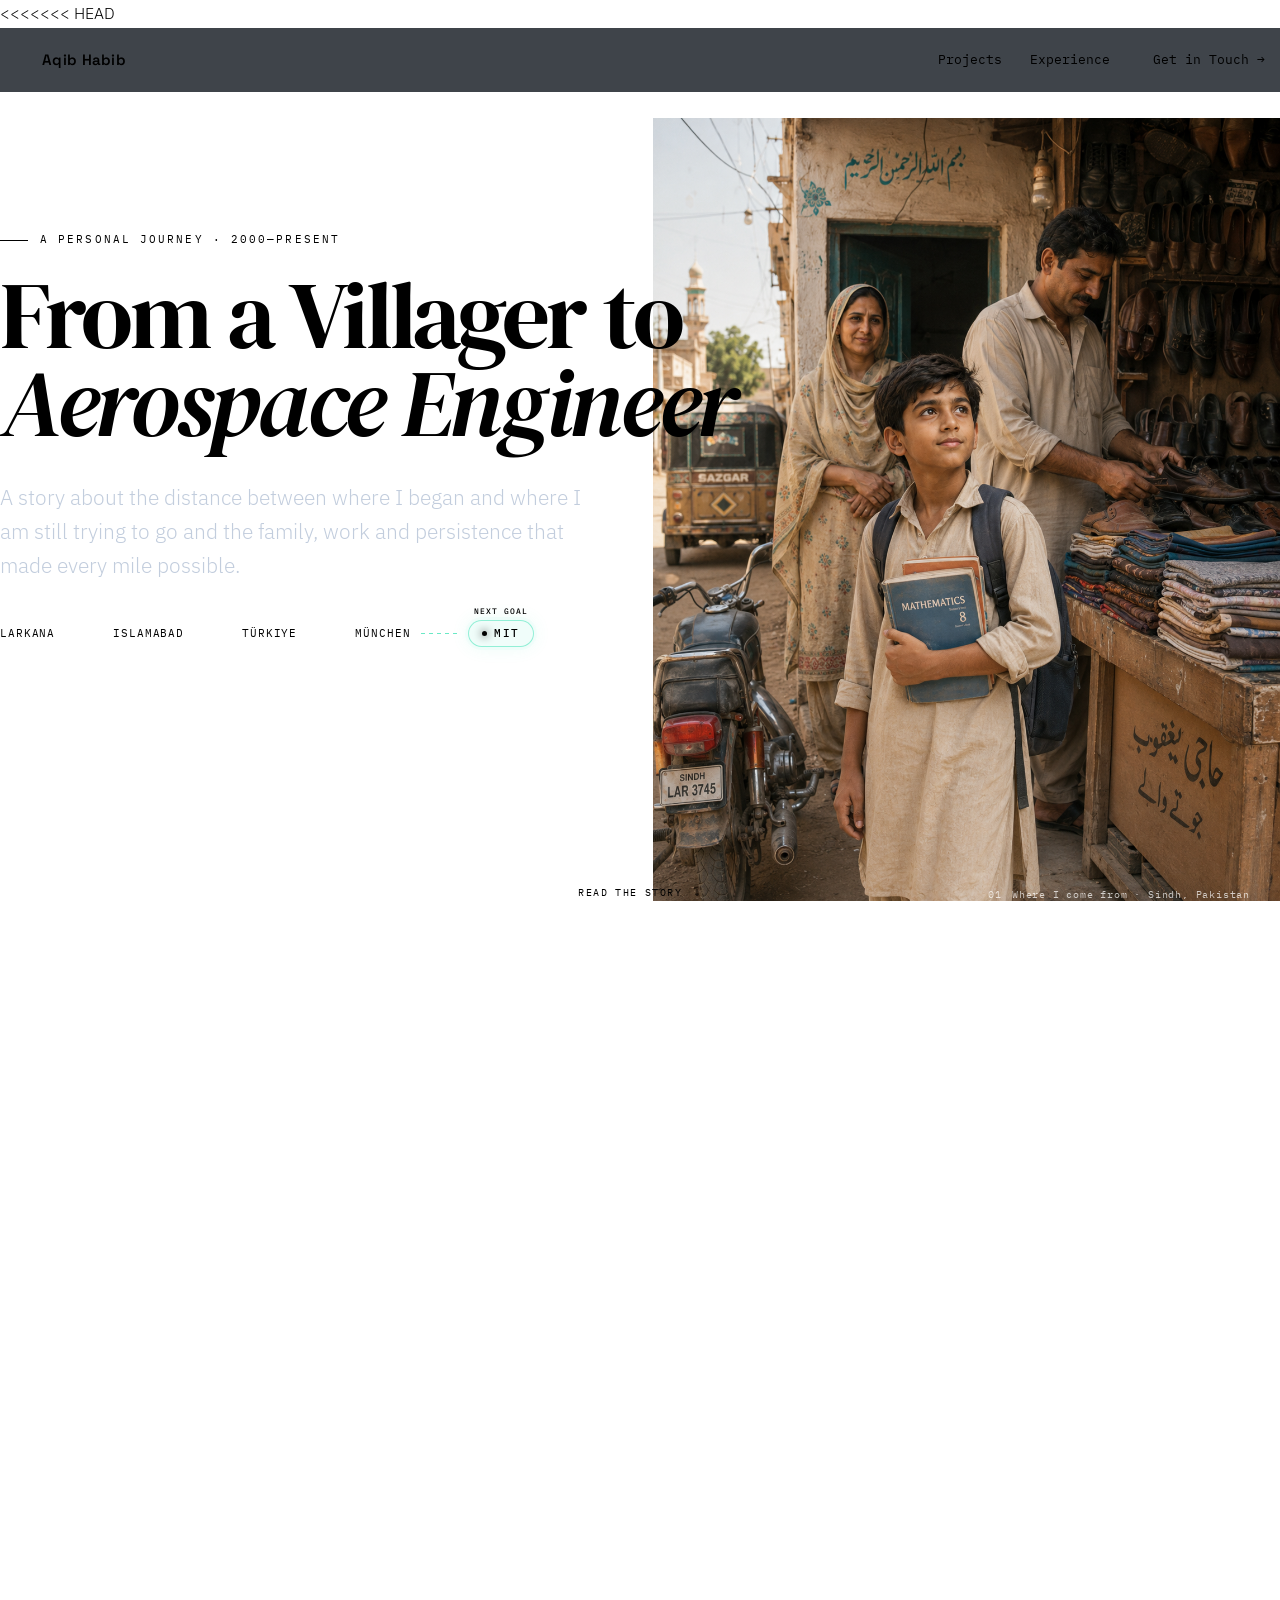
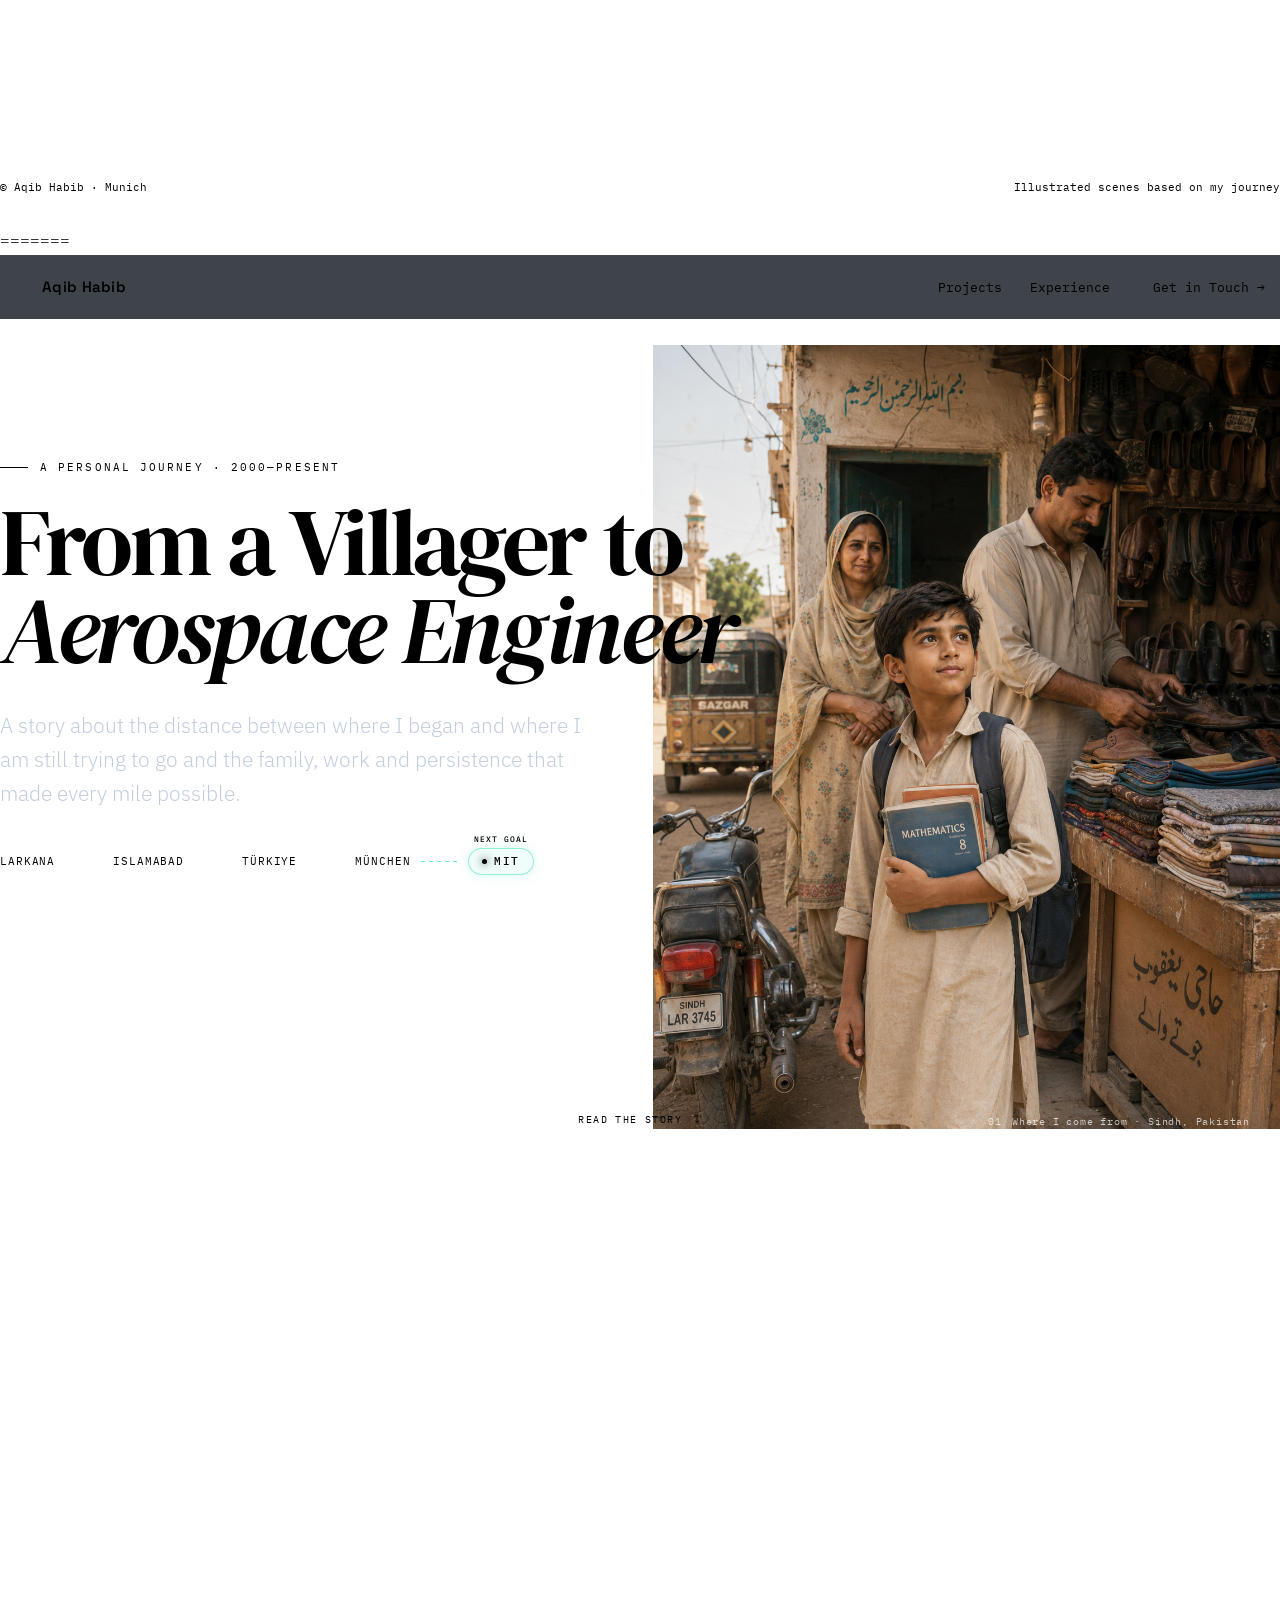
<file: my-story.html>
<<<<<<< HEAD
<!doctype html>
<html lang="en">
<head>
  <meta charset="utf-8">
  <meta name="viewport" content="width=device-width, initial-scale=1">
  <link rel="icon" type="image/png" sizes="32x32" href="assets/favicon.png">
  <title>My Story — Aqib Habib</title>
  <meta name="description" content="Aqib Habib's journey from a village near Larkana to aerospace engineering at NUST, Turkish Aerospace and the Technical University of Munich.">
  <meta property="og:title" content="From Larkana to Aerospace Engineering — Aqib Habib">
  <meta property="og:description" content="A personal story about family, education, financial barriers and the persistence to keep moving forward.">
  <meta property="og:type" content="article">
  <link rel="preconnect" href="https://fonts.googleapis.com">
  <link rel="preconnect" href="https://fonts.gstatic.com" crossorigin>
  <link href="https://fonts.googleapis.com/css2?family=DM+Serif+Display:ital@0;1&amp;family=IBM+Plex+Mono:wght@400;500&amp;family=IBM+Plex+Sans:wght@300;400;500;600&amp;family=Space+Grotesk:wght@500;600&amp;display=swap" rel="stylesheet">
  <link rel="stylesheet" href="assets/my-story.css">
</head>
<body>
  <div class="read-progress" aria-hidden="true"></div>
  <a class="skip" href="#story">Skip to my story</a>

  <header class="site-nav">
    <div class="wrap nav-inner">
      <a class="brand" href="index.html" aria-label="Aqib Habib — home">
        <span class="brand-mark"><span class="brand-dot"></span></span>
        <span>Aqib Habib</span>
      </a>
      <nav class="nav-actions" aria-label="Page navigation">
        <a href="index.html#work">Projects</a>
        <a href="index.html#experience">Experience</a>
        <a class="nav-contact" href="index.html#contact">Get in Touch →</a>
      </nav>
    </div>
  </header>

  <main id="story">
    <section class="hero">
      <div class="wrap hero-copy">
        <div class="hero-label">A personal journey · 2000—present</div>
        <h1>From a Villager <span class="desktop-to">to</span><br><em><span class="mobile-to">to </span>Aerospace<span class="mobile-break"><br></span> Engineer</em></h1>
        <p class="hero-lede">A story about the distance between where I began and where I am still trying to go and the family, work and persistence that made every mile possible.</p>
        <div class="route" aria-label="Journey: Larkana to Islamabad to Türkiye to München, with MIT as the next goal">
          <span>Larkana</span><i></i><span>Islamabad</span><i></i><span>Türkiye</span><i></i><span>München</span>
          <span class="route-future">
            <i class="route-future-line"></i>
            <span class="route-goal"><small>Next goal</small><strong>MIT</strong></span>
          </span>
        </div>
      </div>
      <figure class="hero-image">
        <img src="assets/my_story/1.png" alt="Conceptual illustration of a schoolboy with books outside his father's small shop in Sindh" width="1122" height="1402" fetchpriority="high">
        <figcaption><span>01</span>Where I come from · Sindh, Pakistan</figcaption>
      </figure>
      <a class="scroll-cue" href="#beginnings" aria-label="Continue to the first chapter">Read the story <span>↓</span></a>
    </section>

    <article class="story">
      <section class="chapter text-chapter reveal" id="beginnings">
        <div class="chapter-marker"><span>01</span><small>Beginnings</small></div>
        <div class="chapter-copy">
          <p class="opening">I was born in August, 2000 in a small village near Larkana, Sindh, into a family whose life was simple, difficult and honest.</p>
          <p>We were not destitute, but comfort was never guaranteed. We had no car and few luxuries; we travelled by motorcycle, rickshaw or whatever was available. My father sold shoes and clothes in the local market. My mother, a homemaker, held our family together with patience, sacrifice and faith.</p>
          <p>Looking back, I am grateful for that beginning. It did not give me privilege, but it gave me something I would need again and again: <strong>resilience.</strong></p>
        </div>
      </section>

      <section class="chapter image-chapter reveal" id="learning">
        <figure class="chapter-image">
          <img src="assets/my_story/2.png" alt="Conceptual illustration of a focused student taking an exam in a worn village classroom" width="1122" height="1402" loading="lazy">
          <figcaption>Curiosity in a system built around memorisation</figcaption>
        </figure>
        <div class="chapter-copy">
          <div class="chapter-marker"><span>02</span><small>Learning</small></div>
          <h2>A small world.<br>A larger curiosity.</h2>
          <p>As a child, I loved learning long before I understood where education could lead. I knew nothing about A-levels, MIT, Stanford or international scholarships. My world was small; my desire to learn was not.</p>
          <p>School often rewarded memorisation more than curiosity, creativity or practical thinking. Around me, I saw an exam culture shaped by favouritism and unfair practices—one where many students believed marks could be bought instead of earned.</p>
          <p>I could have accepted that. Something in me refused. I studied consistently and performed strongly in the entrance exam, earning admission to the National University of Sciences and Technology, one of Pakistan's leading engineering universities. That result changed the direction of my life.</p>
        </div>
      </section>

      <section class="chapter image-chapter reverse reveal" id="nust">
        <figure class="chapter-image">
          <img src="assets/my_story/3.png" alt="Conceptual illustration of a new NUST student and his late-night freelance work" width="1122" height="1402" loading="lazy">
          <figcaption>Islamabad · A new city, and no safety net</figcaption>
        </figure>
        <div class="chapter-copy">
          <div class="chapter-marker"><span>03</span><small>NUST</small></div>
          <h2>Leaving home.<br>Learning to survive.</h2>
          <p>Getting into NUST was a dream. It was also the beginning of a different struggle. I did not receive a scholarship, despite explaining that my family could not easily afford the fees. Somehow, they found a way. I still do not fully know how.</p>
          <p>I arrived in Islamabad from a village and entered a world where many students had better schools, cars, expensive clothes, international exposure and a confidence I had never been taught to carry. I often felt out of place. I struggled to make friends, endured moments of ridicule and carried financial pressure quietly. I also found good people who saw me for who I was—and remain my friends today.</p>
          <p>To pay for tuition, food and daily life, I freelanced and took part-time work. I studied by day and worked late whenever necessary. It was not glamorous. It was survival. <strong>But I did not stop.</strong></p>
        </div>
      </section>

      <section class="chapter image-chapter reveal" id="gold-medal">
        <figure class="chapter-image">
          <img src="assets/my_story/4.png" alt="Conceptual illustration of a NUST graduate holding a gold medal with his family behind him" width="1122" height="1402" loading="lazy">
          <figcaption>NUST · Class of 2022</figcaption>
        </figure>
        <div class="chapter-copy">
          <div class="chapter-marker"><span>04</span><small>The Gold Medal</small></div>
          <h2>Proof that a beginning<br>does not set a limit.</h2>
          <p>Four years after leaving home—after financial pressure, isolation, self-doubt and countless late nights—I graduated with a <strong>3.8 CGPA</strong> and received a university <strong>gold medal</strong>.</p>
          <p>The medal was not mine alone. It belonged to my parents and the sacrifices my family made without ceremony. It belonged to every night I worked when I wanted to sleep, every moment I felt I did not fit, and every time I chose discipline over giving up.</p>
          <blockquote>For someone from my background, graduation was not simply the end of a degree. It was evidence that where I began did not define how far I could go.</blockquote>
        </div>
      </section>

      <section class="chapter image-chapter reverse reveal" id="aerospace">
        <figure class="chapter-image">
          <img src="assets/my_story/5.png" alt="Conceptual illustration of a young structural design engineer working in an aircraft hangar" width="1122" height="1402" loading="lazy">
          <figcaption>Turkish Aerospace · Entering the industry</figcaption>
        </figure>
        <div class="chapter-copy">
          <div class="chapter-marker"><span>05</span><small>Aerospace</small></div>
          <h2>From village classrooms<br>to a fighter programme.</h2>
          <p>After graduation, I joined Turkish Aerospace Industries and worked on the flight demonstrator of KAAN, Türkiye's fighter aircraft programme. For a young engineer from Larkana, contributing to real aerospace work on a national aircraft programme was an extraordinary milestone.</p>
          <p>I learned a great deal, but eventually felt my growth slowing. I wanted deeper technical understanding and a path closer to research and the frontiers of engineering. So I began applying everywhere—emailing professors, pursuing scholarships and applying to graduate programmes around the world.</p>
          <p>Imperial College London, the University of Toronto, Cranfield, Manchester and other strong universities offered me admission. But admission without financial support was still a closed door.</p>
        </div>
      </section>

      <section class="chapter image-chapter reveal" id="germany">
        <figure class="chapter-image">
          <img src="assets/my_story/6.png" alt="Conceptual illustration of admission letters, financial documents, a Pakistani passport and German student visa" width="1122" height="1402" loading="lazy">
          <figcaption>One admission letter · One visa · One suitcase</figcaption>
        </figure>
        <div class="chapter-copy">
          <div class="chapter-marker"><span>06</span><small>Choosing Germany</small></div>
          <h2>A door I could<br>still push open.</h2>
          <p>Then I found the Technical University of Munich: world-class engineering and, at the time, a route that did not carry the impossible tuition burden of many alternatives. But international mobility is rarely simple with a Pakistani passport. Visas, documentation and proof of funds become part of the education.</p>
          <p>I had felt this before when our team's visas for the BAJA SAE competition in Arizona were rejected, even though we were meant to represent our university and present our vehicle. It felt as if our passports spoke louder than our work.</p>
          <p>For Germany, I needed roughly <strong>€11,000</strong> in a blocked account. I did not have it. I freelanced again, saved aggressively from my job and kept assembling documents. Eventually, the account was funded. Two months after applying, my passport returned with a German student visa.</p>
          <p>I left my job, country and family with one suitcase, an admission letter and no guarantee of how the next chapter would work.</p>
        </div>
      </section>

      <section class="chapter image-chapter reverse reveal" id="munich">
        <figure class="chapter-image">
          <img src="assets/my_story/7.png" alt="Conceptual illustration of a TUM aerospace master's student studying late in a small Munich room" width="1122" height="1402" loading="lazy">
          <figcaption>Munich · The struggle changed shape</figcaption>
        </figure>
        <div class="chapter-copy">
          <div class="chapter-marker"><span>07</span><small>Now</small></div>
          <h2>Still here.<br>Still building.</h2>
          <p>Munich brought a new question: how could I survive without a scholarship, stipend or financial safety net in one of Europe's most expensive cities? I searched for working-student roles while keeping pace with demanding aerospace coursework.</p>
          <p>I also encountered another barrier. Much of Germany's aerospace and defence industry is restricted for non-EU nationals. As a Pakistani student, many roles were closed before I could demonstrate what I could do. After nearly two years of applications, many companies I dreamed of joining had not offered even a first interview.</p>
          <p>I found work in other fields, but startup life was unstable and working students were often the easiest to let go. Through each reset, I kept studying. Today, I am finishing my master's thesis at TUM while navigating the same financial pressure and uncertainty in a different form.</p>
          <p>I still do not know exactly where this road leads—or whether MIT, once a distant and almost abstract dream, will ever become part of it. I do know this:</p>
          <blockquote>I have already crossed distances that once seemed impossible. And I am not done yet.</blockquote>
        </div>
      </section>

      <section class="closing reveal" aria-labelledby="closing-title">
        <div class="closing-rule"></div>
        <p class="closing-kicker">Closing reflection</p>
        <h2 id="closing-title">This is not a story of instant success. It is a story of distance.</h2>
        <p>Between village classrooms and global universities. Between financial limits and academic ambition. Between rejection and persistence. Between who I was expected to become and who I am still trying to become.</p>
        <p>I come from a place where dreams are often constrained by money, geography, nationality and access. I also come from a family that sacrificed quietly, a childhood that taught me endurance, and a belief that education can still change the course of a life.</p>
        <figure class="future-figure">
          <img src="assets/my_story/8.png" alt="Conceptual illustration of Aqib standing in front of MIT with an aerospace engineering book" width="1122" height="1402" loading="lazy">
          <figcaption><span>08</span><span><strong>The horizon</strong><small>A future I am still working toward · MIT, one day</small></span></figcaption>
        </figure>
        <p class="final-line">I am still building that life.</p>
        <a class="back-home" href="index.html">Explore my work <span>→</span></a>
      </section>
    </article>
  </main>

  <footer>
    <div class="wrap foot-inner">
      <span>© <span data-year></span> Aqib Habib · Munich</span>
      <span>Illustrated scenes based on my journey</span>
    </div>
  </footer>

  <script src="assets/my-story.js"></script>
</body>
</html>
=======
<!doctype html>
<html lang="en">
<head>
  <meta charset="utf-8">
  <meta name="viewport" content="width=device-width, initial-scale=1">
  <link rel="icon" type="image/png" sizes="32x32" href="assets/favicon.png">
  <title>My Story — Aqib Habib</title>
  <meta name="description" content="Aqib Habib's journey from a village near Larkana to aerospace engineering at NUST, Turkish Aerospace and the Technical University of Munich.">
  <meta property="og:title" content="From Larkana to Aerospace Engineering — Aqib Habib">
  <meta property="og:description" content="A personal story about family, education, financial barriers and the persistence to keep moving forward.">
  <meta property="og:type" content="article">
  <link rel="preconnect" href="https://fonts.googleapis.com">
  <link rel="preconnect" href="https://fonts.gstatic.com" crossorigin>
  <link href="https://fonts.googleapis.com/css2?family=DM+Serif+Display:ital@0;1&amp;family=IBM+Plex+Mono:wght@400;500&amp;family=IBM+Plex+Sans:wght@300;400;500;600&amp;family=Space+Grotesk:wght@500;600&amp;display=swap" rel="stylesheet">
  <link rel="stylesheet" href="assets/my-story.css">
</head>
<body>
  <div class="read-progress" aria-hidden="true"></div>
  <a class="skip" href="#story">Skip to my story</a>

  <header class="site-nav">
    <div class="wrap nav-inner">
      <a class="brand" href="index.html" aria-label="Aqib Habib — home">
        <span class="brand-mark"><span class="brand-dot"></span></span>
        <span>Aqib Habib</span>
      </a>
      <nav class="nav-actions" aria-label="Page navigation">
        <a href="index.html#work">Projects</a>
        <a href="index.html#experience">Experience</a>
        <a class="nav-contact" href="index.html#contact">Get in Touch →</a>
      </nav>
    </div>
  </header>

  <main id="story">
    <section class="hero">
      <div class="wrap hero-copy">
        <div class="hero-label">A personal journey · 2000—present</div>
        <h1>From a Villager <span class="desktop-to">to</span><br><em><span class="mobile-to">to </span>Aerospace<span class="mobile-break"><br></span> Engineer</em></h1>
        <p class="hero-lede">A story about the distance between where I began and where I am still trying to go and the family, work and persistence that made every mile possible.</p>
        <div class="route" aria-label="Journey: Larkana to Islamabad to Türkiye to München, with MIT as the next goal">
          <span>Larkana</span><i></i><span>Islamabad</span><i></i><span>Türkiye</span><i></i><span>München</span>
          <span class="route-future">
            <i class="route-future-line"></i>
            <span class="route-goal"><small>Next goal</small><strong>MIT</strong></span>
          </span>
        </div>
      </div>
      <figure class="hero-image">
        <img src="assets/my_story/1.png" alt="Conceptual illustration of a schoolboy with books outside his father's small shop in Sindh" width="1122" height="1402" fetchpriority="high">
        <figcaption><span>01</span>Where I come from · Sindh, Pakistan</figcaption>
      </figure>
      <a class="scroll-cue" href="#beginnings" aria-label="Continue to the first chapter">Read the story <span>↓</span></a>
    </section>

    <article class="story">
      <section class="chapter text-chapter reveal" id="beginnings">
        <div class="chapter-marker"><span>01</span><small>Beginnings</small></div>
        <div class="chapter-copy">
          <p class="opening">I was born in August, 2000 in a small village near Larkana, Sindh, into a family whose life was simple, difficult and honest.</p>
          <p>We were not destitute, but comfort was never guaranteed. We had no car and few luxuries; we travelled by motorcycle, rickshaw or whatever was available. My father sold shoes and clothes in the local market. My mother, a homemaker, held our family together with patience, sacrifice and faith.</p>
          <p>Looking back, I am grateful for that beginning. It did not give me privilege, but it gave me something I would need again and again: <strong>resilience.</strong></p>
        </div>
      </section>

      <section class="chapter image-chapter reveal" id="learning">
        <figure class="chapter-image">
          <img src="assets/my_story/2.png" alt="Conceptual illustration of a focused student taking an exam in a worn village classroom" width="1122" height="1402" loading="lazy">
          <figcaption>Curiosity in a system built around memorisation</figcaption>
        </figure>
        <div class="chapter-copy">
          <div class="chapter-marker"><span>02</span><small>Learning</small></div>
          <h2>A small world.<br>A larger curiosity.</h2>
          <p>As a child, I loved learning long before I understood where education could lead. I knew nothing about A-levels, MIT, Stanford or international scholarships. My world was small; my desire to learn was not.</p>
          <p>School often rewarded memorisation more than curiosity, creativity or practical thinking. Around me, I saw an exam culture shaped by favouritism and unfair practices—one where many students believed marks could be bought instead of earned.</p>
          <p>I could have accepted that. Something in me refused. I studied consistently and performed strongly in the entrance exam, earning admission to the National University of Sciences and Technology, one of Pakistan's leading engineering universities. That result changed the direction of my life.</p>
        </div>
      </section>

      <section class="chapter image-chapter reverse reveal" id="nust">
        <figure class="chapter-image">
          <img src="assets/my_story/3.png" alt="Conceptual illustration of a new NUST student and his late-night freelance work" width="1122" height="1402" loading="lazy">
          <figcaption>Islamabad · A new city, and no safety net</figcaption>
        </figure>
        <div class="chapter-copy">
          <div class="chapter-marker"><span>03</span><small>NUST</small></div>
          <h2>Leaving home.<br>Learning to survive.</h2>
          <p>Getting into NUST was a dream. It was also the beginning of a different struggle. I did not receive a scholarship, despite explaining that my family could not easily afford the fees. Somehow, they found a way. I still do not fully know how.</p>
          <p>I arrived in Islamabad from a village and entered a world where many students had better schools, cars, expensive clothes, international exposure and a confidence I had never been taught to carry. I often felt out of place. I struggled to make friends, endured moments of ridicule and carried financial pressure quietly. I also found good people who saw me for who I was—and remain my friends today.</p>
          <p>To pay for tuition, food and daily life, I freelanced and took part-time work. I studied by day and worked late whenever necessary. It was not glamorous. It was survival. <strong>But I did not stop.</strong></p>
        </div>
      </section>

      <section class="chapter image-chapter reveal" id="gold-medal">
        <figure class="chapter-image">
          <img src="assets/my_story/4.png" alt="Conceptual illustration of a NUST graduate holding a gold medal with his family behind him" width="1122" height="1402" loading="lazy">
          <figcaption>NUST · Class of 2022</figcaption>
        </figure>
        <div class="chapter-copy">
          <div class="chapter-marker"><span>04</span><small>The Gold Medal</small></div>
          <h2>Proof that a beginning<br>does not set a limit.</h2>
          <p>Four years after leaving home—after financial pressure, isolation, self-doubt and countless late nights—I graduated with a <strong>3.8 CGPA</strong> and received a university <strong>gold medal</strong>.</p>
          <p>The medal was not mine alone. It belonged to my parents and the sacrifices my family made without ceremony. It belonged to every night I worked when I wanted to sleep, every moment I felt I did not fit, and every time I chose discipline over giving up.</p>
          <blockquote>For someone from my background, graduation was not simply the end of a degree. It was evidence that where I began did not define how far I could go.</blockquote>
        </div>
      </section>

      <section class="chapter image-chapter reverse reveal" id="aerospace">
        <figure class="chapter-image">
          <img src="assets/my_story/5.png" alt="Conceptual illustration of a young structural design engineer working in an aircraft hangar" width="1122" height="1402" loading="lazy">
          <figcaption>Turkish Aerospace · Entering the industry</figcaption>
        </figure>
        <div class="chapter-copy">
          <div class="chapter-marker"><span>05</span><small>Aerospace</small></div>
          <h2>From village classrooms<br>to a fighter programme.</h2>
          <p>After graduation, I joined Turkish Aerospace Industries and worked on the flight demonstrator of KAAN, Türkiye's fighter aircraft programme. For a young engineer from Larkana, contributing to real aerospace work on a national aircraft programme was an extraordinary milestone.</p>
          <p>I learned a great deal, but eventually felt my growth slowing. I wanted deeper technical understanding and a path closer to research and the frontiers of engineering. So I began applying everywhere—emailing professors, pursuing scholarships and applying to graduate programmes around the world.</p>
          <p>Imperial College London, the University of Toronto, Cranfield, Manchester and other strong universities offered me admission. But admission without financial support was still a closed door.</p>
        </div>
      </section>

      <section class="chapter image-chapter reveal" id="germany">
        <figure class="chapter-image">
          <img src="assets/my_story/6.png" alt="Conceptual illustration of admission letters, financial documents, a Pakistani passport and German student visa" width="1122" height="1402" loading="lazy">
          <figcaption>One admission letter · One visa · One suitcase</figcaption>
        </figure>
        <div class="chapter-copy">
          <div class="chapter-marker"><span>06</span><small>Choosing Germany</small></div>
          <h2>A door I could<br>still push open.</h2>
          <p>Then I found the Technical University of Munich: world-class engineering and, at the time, a route that did not carry the impossible tuition burden of many alternatives. But international mobility is rarely simple with a Pakistani passport. Visas, documentation and proof of funds become part of the education.</p>
          <p>I had felt this before when our team's visas for the BAJA SAE competition in Arizona were rejected, even though we were meant to represent our university and present our vehicle. It felt as if our passports spoke louder than our work.</p>
          <p>For Germany, I needed roughly <strong>€11,000</strong> in a blocked account. I did not have it. I freelanced again, saved aggressively from my job and kept assembling documents. Eventually, the account was funded. Two months after applying, my passport returned with a German student visa.</p>
          <p>I left my job, country and family with one suitcase, an admission letter and no guarantee of how the next chapter would work.</p>
        </div>
      </section>

      <section class="chapter image-chapter reverse reveal" id="munich">
        <figure class="chapter-image">
          <img src="assets/my_story/7.png" alt="Conceptual illustration of a TUM aerospace master's student studying late in a small Munich room" width="1122" height="1402" loading="lazy">
          <figcaption>Munich · The struggle changed shape</figcaption>
        </figure>
        <div class="chapter-copy">
          <div class="chapter-marker"><span>07</span><small>Now</small></div>
          <h2>Still here.<br>Still building.</h2>
          <p>Munich brought a new question: how could I survive without a scholarship, stipend or financial safety net in one of Europe's most expensive cities? I searched for working-student roles while keeping pace with demanding aerospace coursework.</p>
          <p>I also encountered another barrier. Much of Germany's aerospace and defence industry is restricted for non-EU nationals. As a Pakistani student, many roles were closed before I could demonstrate what I could do. After nearly two years of applications, many companies I dreamed of joining had not offered even a first interview.</p>
          <p>I found work in other fields, but startup life was unstable and working students were often the easiest to let go. Through each reset, I kept studying. Today, I am finishing my master's thesis at TUM while navigating the same financial pressure and uncertainty in a different form.</p>
          <p>I still do not know exactly where this road leads—or whether MIT, once a distant and almost abstract dream, will ever become part of it. I do know this:</p>
          <blockquote>I have already crossed distances that once seemed impossible. And I am not done yet.</blockquote>
        </div>
      </section>

      <section class="closing reveal" aria-labelledby="closing-title">
        <div class="closing-rule"></div>
        <p class="closing-kicker">Closing reflection</p>
        <h2 id="closing-title">This is not a story of instant success. It is a story of distance.</h2>
        <p>Between village classrooms and global universities. Between financial limits and academic ambition. Between rejection and persistence. Between who I was expected to become and who I am still trying to become.</p>
        <p>I come from a place where dreams are often constrained by money, geography, nationality and access. I also come from a family that sacrificed quietly, a childhood that taught me endurance, and a belief that education can still change the course of a life.</p>
        <figure class="future-figure">
          <img src="assets/my_story/8.png" alt="Conceptual illustration of Aqib standing in front of MIT with an aerospace engineering book" width="1122" height="1402" loading="lazy">
          <figcaption><span>08</span><span><strong>The horizon</strong><small>A future I am still working toward · MIT, one day</small></span></figcaption>
        </figure>
        <p class="final-line">I am still building that life.</p>
        <a class="back-home" href="index.html">Explore my work <span>→</span></a>
      </section>
    </article>
  </main>

  <footer>
    <div class="wrap foot-inner">
      <span>© <span data-year></span> Aqib Habib · Munich</span>
      <span>Illustrated scenes based on my journey</span>
    </div>
  </footer>

  <script src="assets/my-story.js"></script>
</body>
</html>
>>>>>>> 12796d8f7f2473bebe0a8d384b9040ebbd26cfe5
</file>
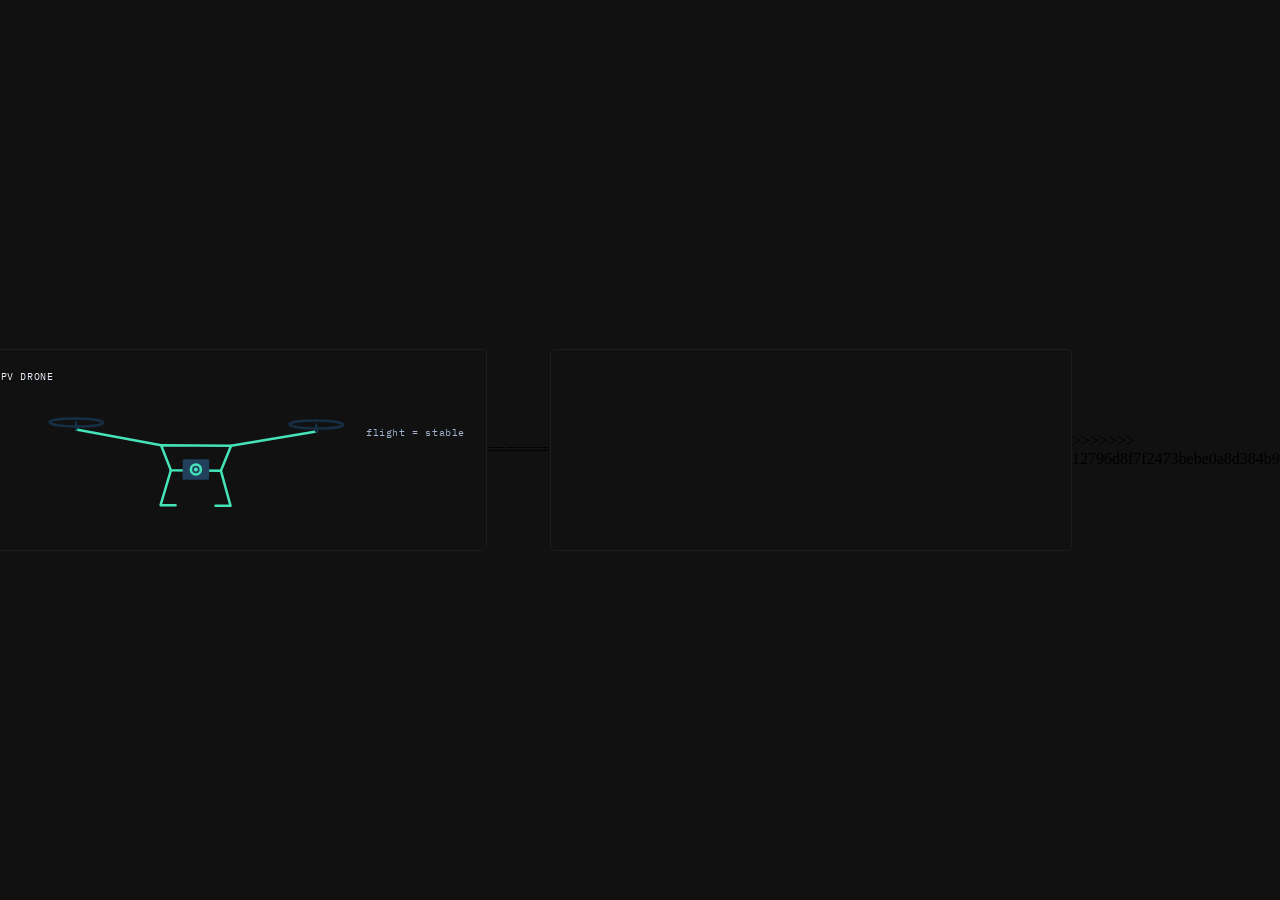
<file: quad.html>
<<<<<<< HEAD
<!DOCTYPE html>
<html lang="en">
<head>
    <meta charset="UTF-8">
    <meta name="viewport" content="width=device-width, initial-scale=1.0">
    <title>Minimalist FPV Drone Animation</title>
    <!-- Import IBM Plex Mono to match the senior's exact font -->
    <link href="https://fonts.googleapis.com/css2?family=IBM+Plex+Mono:wght@400;500&display=swap" rel="stylesheet">
    <style>
        body {
            margin: 0;
            background-color: #111111;
            display: flex;
            justify-content: center;
            align-items: center;
            height: 100vh;
            overflow: hidden;
        }
        canvas {
            background-color: #111111;
            /* Removed the glowing border for a cleaner look */
            border: 1px solid rgba(255, 255, 255, 0.05);
            border-radius: 5px;
        }
    </style>
</head>
<body>

    <canvas id="quadCanvas" width="520" height="200"></canvas>

    <script>
        const canvas = document.getElementById('quadCanvas');
        const ctx = canvas.getContext('2d');

        let time = 0;

        function drawMinimalText() {
            // Match the exact font, size, and letter spacing from the SVG snippet
            ctx.font = '10px "IBM Plex Mono", monospace';
            ctx.letterSpacing = "0.06em"; 
            
            // Top Left Text (Off-white)
            ctx.fillStyle = '#E7EEF8';
            ctx.fillText('FPV DRONE', 28, 30);
            
            // Middle Right Text (Muted blue-grey)
            ctx.fillStyle = '#9fb1cb';
            ctx.fillText('flight = stable', 400, 86);
            
            // Reset letter spacing so it doesn't affect anything else
            ctx.letterSpacing = "0px"; 
        }

        function drawQuadcopter() {
            const hoverY = Math.sin(time * 0.04) * 10; // Slightly smoother hover
            const tilt = Math.cos(time * 0.02) * 0.03;
            
            ctx.save();
            // Centered in the new 520x200 canvas bounds
            ctx.translate(canvas.width / 2 - 30, canvas.height / 2 + hoverY);
            ctx.rotate(tilt);

            // Turquoise for the main wireframe body
            ctx.strokeStyle = '#45E3B8';
            ctx.lineWidth = 2.5;
            ctx.lineCap = 'round';
            ctx.lineJoin = 'round';

            // 1. Central Body
            ctx.beginPath();
            ctx.moveTo(-35, -10);
            ctx.lineTo(35, -10);
            ctx.lineTo(25, 15);
            ctx.lineTo(-25, 15);
            ctx.closePath();
            ctx.stroke();

            // 2. Arms
            ctx.beginPath();
            ctx.moveTo(-35, -10);
            ctx.lineTo(-120, -25); 
            ctx.moveTo(35, -10);
            ctx.lineTo(120, -25);  
            ctx.stroke();

            // 3. Landing Legs
            ctx.beginPath();
            ctx.moveTo(-25, 15);
            ctx.lineTo(-35, 50); 
            ctx.lineTo(-20, 50);
            ctx.moveTo(25, 15);
            ctx.lineTo(35, 50);  
            ctx.lineTo(20, 50);
            ctx.stroke();

            // 4. FPV Camera Box
            ctx.strokeStyle = '#21405c';
            ctx.fillStyle = '#21405c';
            ctx.beginPath();
            ctx.rect(-12, 5, 24, 18);
            ctx.fill();
            ctx.stroke();
            
            // Camera Lens
            ctx.beginPath();
            ctx.arc(0, 14, 5, 0, Math.PI * 2);
            ctx.strokeStyle = '#45E3B8';
            ctx.stroke();
            ctx.beginPath();
            ctx.arc(0, 14, 2, 0, Math.PI * 2);
            ctx.fillStyle = '#45E3B8';
            ctx.fill();

            // 5. Spinning Rotors
            ctx.strokeStyle = '#162f45';
            ctx.lineWidth = 2.5; 
            
            const rotorSpin = Math.cos(time * 0.8) * 45; 
            
            // Left Motor & Rotor
            ctx.beginPath();
            ctx.moveTo(-120, -25);
            ctx.lineTo(-120, -32);
            ctx.stroke();
            ctx.beginPath();
            ctx.ellipse(-120, -32, Math.abs(rotorSpin), 4, 0, 0, Math.PI * 2);
            ctx.stroke();

            // Right Motor & Rotor
            ctx.beginPath();
            ctx.moveTo(120, -25);
            ctx.lineTo(120, -32);
            ctx.stroke();
            ctx.beginPath();
            ctx.ellipse(120, -32, Math.abs(rotorSpin), 4, 0, 0, Math.PI * 2);
            ctx.stroke();

            ctx.restore();
        }

        function animate() {
            // Clear the frame completely (no grid or crosshairs)
            ctx.clearRect(0, 0, canvas.width, canvas.height);
            
            drawMinimalText();
            drawQuadcopter();

            time++;
            requestAnimationFrame(animate);
        }

        // Initialize
        animate();
    </script>
</body>
=======
<!DOCTYPE html>
<html lang="en">
<head>
    <meta charset="UTF-8">
    <meta name="viewport" content="width=device-width, initial-scale=1.0">
    <title>Minimalist FPV Drone Animation</title>
    <!-- Import IBM Plex Mono to match the senior's exact font -->
    <link href="https://fonts.googleapis.com/css2?family=IBM+Plex+Mono:wght@400;500&display=swap" rel="stylesheet">
    <style>
        body {
            margin: 0;
            background-color: #111111;
            display: flex;
            justify-content: center;
            align-items: center;
            height: 100vh;
            overflow: hidden;
        }
        canvas {
            background-color: #111111;
            /* Removed the glowing border for a cleaner look */
            border: 1px solid rgba(255, 255, 255, 0.05);
            border-radius: 5px;
        }
    </style>
</head>
<body>

    <canvas id="quadCanvas" width="520" height="200"></canvas>

    <script>
        const canvas = document.getElementById('quadCanvas');
        const ctx = canvas.getContext('2d');

        let time = 0;

        function drawMinimalText() {
            // Match the exact font, size, and letter spacing from the SVG snippet
            ctx.font = '10px "IBM Plex Mono", monospace';
            ctx.letterSpacing = "0.06em"; 
            
            // Top Left Text (Off-white)
            ctx.fillStyle = '#E7EEF8';
            ctx.fillText('FPV DRONE', 28, 30);
            
            // Middle Right Text (Muted blue-grey)
            ctx.fillStyle = '#9fb1cb';
            ctx.fillText('flight = stable', 400, 86);
            
            // Reset letter spacing so it doesn't affect anything else
            ctx.letterSpacing = "0px"; 
        }

        function drawQuadcopter() {
            const hoverY = Math.sin(time * 0.04) * 10; // Slightly smoother hover
            const tilt = Math.cos(time * 0.02) * 0.03;
            
            ctx.save();
            // Centered in the new 520x200 canvas bounds
            ctx.translate(canvas.width / 2 - 30, canvas.height / 2 + hoverY);
            ctx.rotate(tilt);

            // Turquoise for the main wireframe body
            ctx.strokeStyle = '#45E3B8';
            ctx.lineWidth = 2.5;
            ctx.lineCap = 'round';
            ctx.lineJoin = 'round';

            // 1. Central Body
            ctx.beginPath();
            ctx.moveTo(-35, -10);
            ctx.lineTo(35, -10);
            ctx.lineTo(25, 15);
            ctx.lineTo(-25, 15);
            ctx.closePath();
            ctx.stroke();

            // 2. Arms
            ctx.beginPath();
            ctx.moveTo(-35, -10);
            ctx.lineTo(-120, -25); 
            ctx.moveTo(35, -10);
            ctx.lineTo(120, -25);  
            ctx.stroke();

            // 3. Landing Legs
            ctx.beginPath();
            ctx.moveTo(-25, 15);
            ctx.lineTo(-35, 50); 
            ctx.lineTo(-20, 50);
            ctx.moveTo(25, 15);
            ctx.lineTo(35, 50);  
            ctx.lineTo(20, 50);
            ctx.stroke();

            // 4. FPV Camera Box
            ctx.strokeStyle = '#21405c';
            ctx.fillStyle = '#21405c';
            ctx.beginPath();
            ctx.rect(-12, 5, 24, 18);
            ctx.fill();
            ctx.stroke();
            
            // Camera Lens
            ctx.beginPath();
            ctx.arc(0, 14, 5, 0, Math.PI * 2);
            ctx.strokeStyle = '#45E3B8';
            ctx.stroke();
            ctx.beginPath();
            ctx.arc(0, 14, 2, 0, Math.PI * 2);
            ctx.fillStyle = '#45E3B8';
            ctx.fill();

            // 5. Spinning Rotors
            ctx.strokeStyle = '#162f45';
            ctx.lineWidth = 2.5; 
            
            const rotorSpin = Math.cos(time * 0.8) * 45; 
            
            // Left Motor & Rotor
            ctx.beginPath();
            ctx.moveTo(-120, -25);
            ctx.lineTo(-120, -32);
            ctx.stroke();
            ctx.beginPath();
            ctx.ellipse(-120, -32, Math.abs(rotorSpin), 4, 0, 0, Math.PI * 2);
            ctx.stroke();

            // Right Motor & Rotor
            ctx.beginPath();
            ctx.moveTo(120, -25);
            ctx.lineTo(120, -32);
            ctx.stroke();
            ctx.beginPath();
            ctx.ellipse(120, -32, Math.abs(rotorSpin), 4, 0, 0, Math.PI * 2);
            ctx.stroke();

            ctx.restore();
        }

        function animate() {
            // Clear the frame completely (no grid or crosshairs)
            ctx.clearRect(0, 0, canvas.width, canvas.height);
            
            drawMinimalText();
            drawQuadcopter();

            time++;
            requestAnimationFrame(animate);
        }

        // Initialize
        animate();
    </script>
</body>
>>>>>>> 12796d8f7f2473bebe0a8d384b9040ebbd26cfe5
</html>
</file>
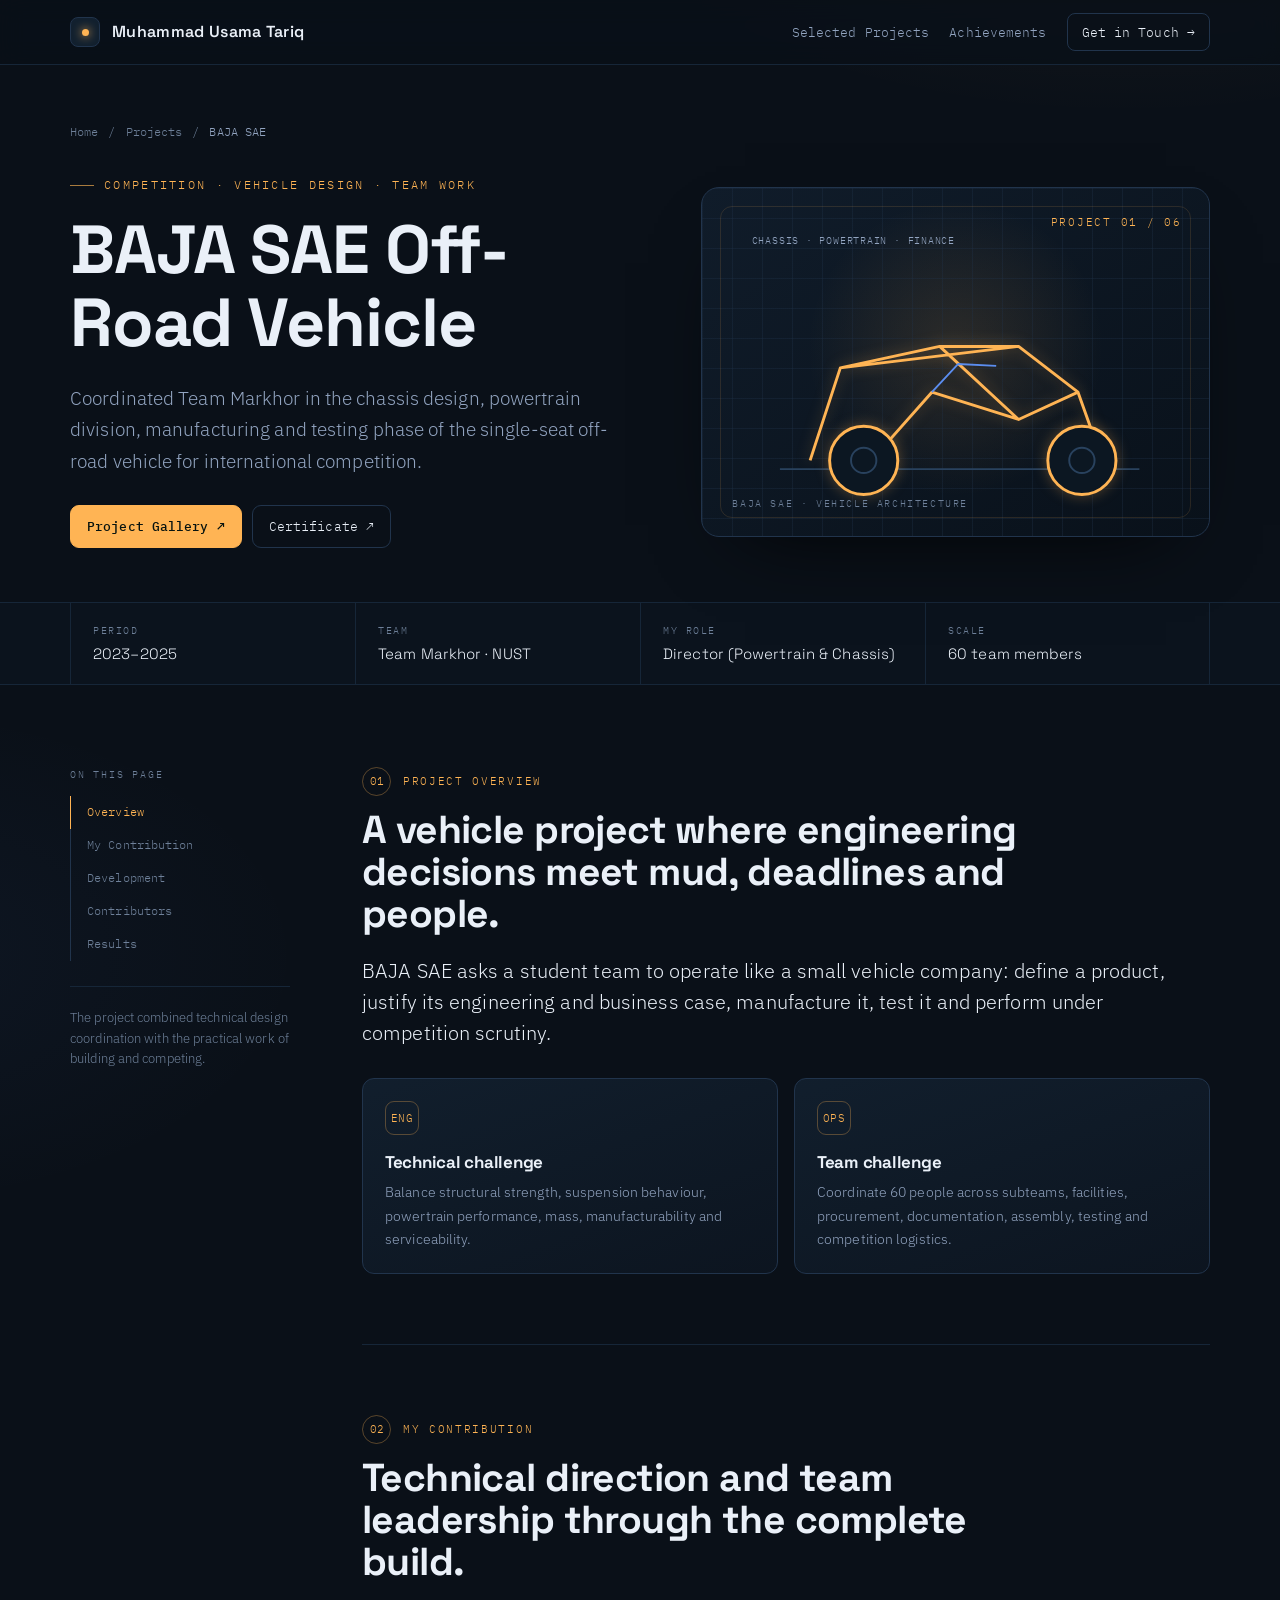
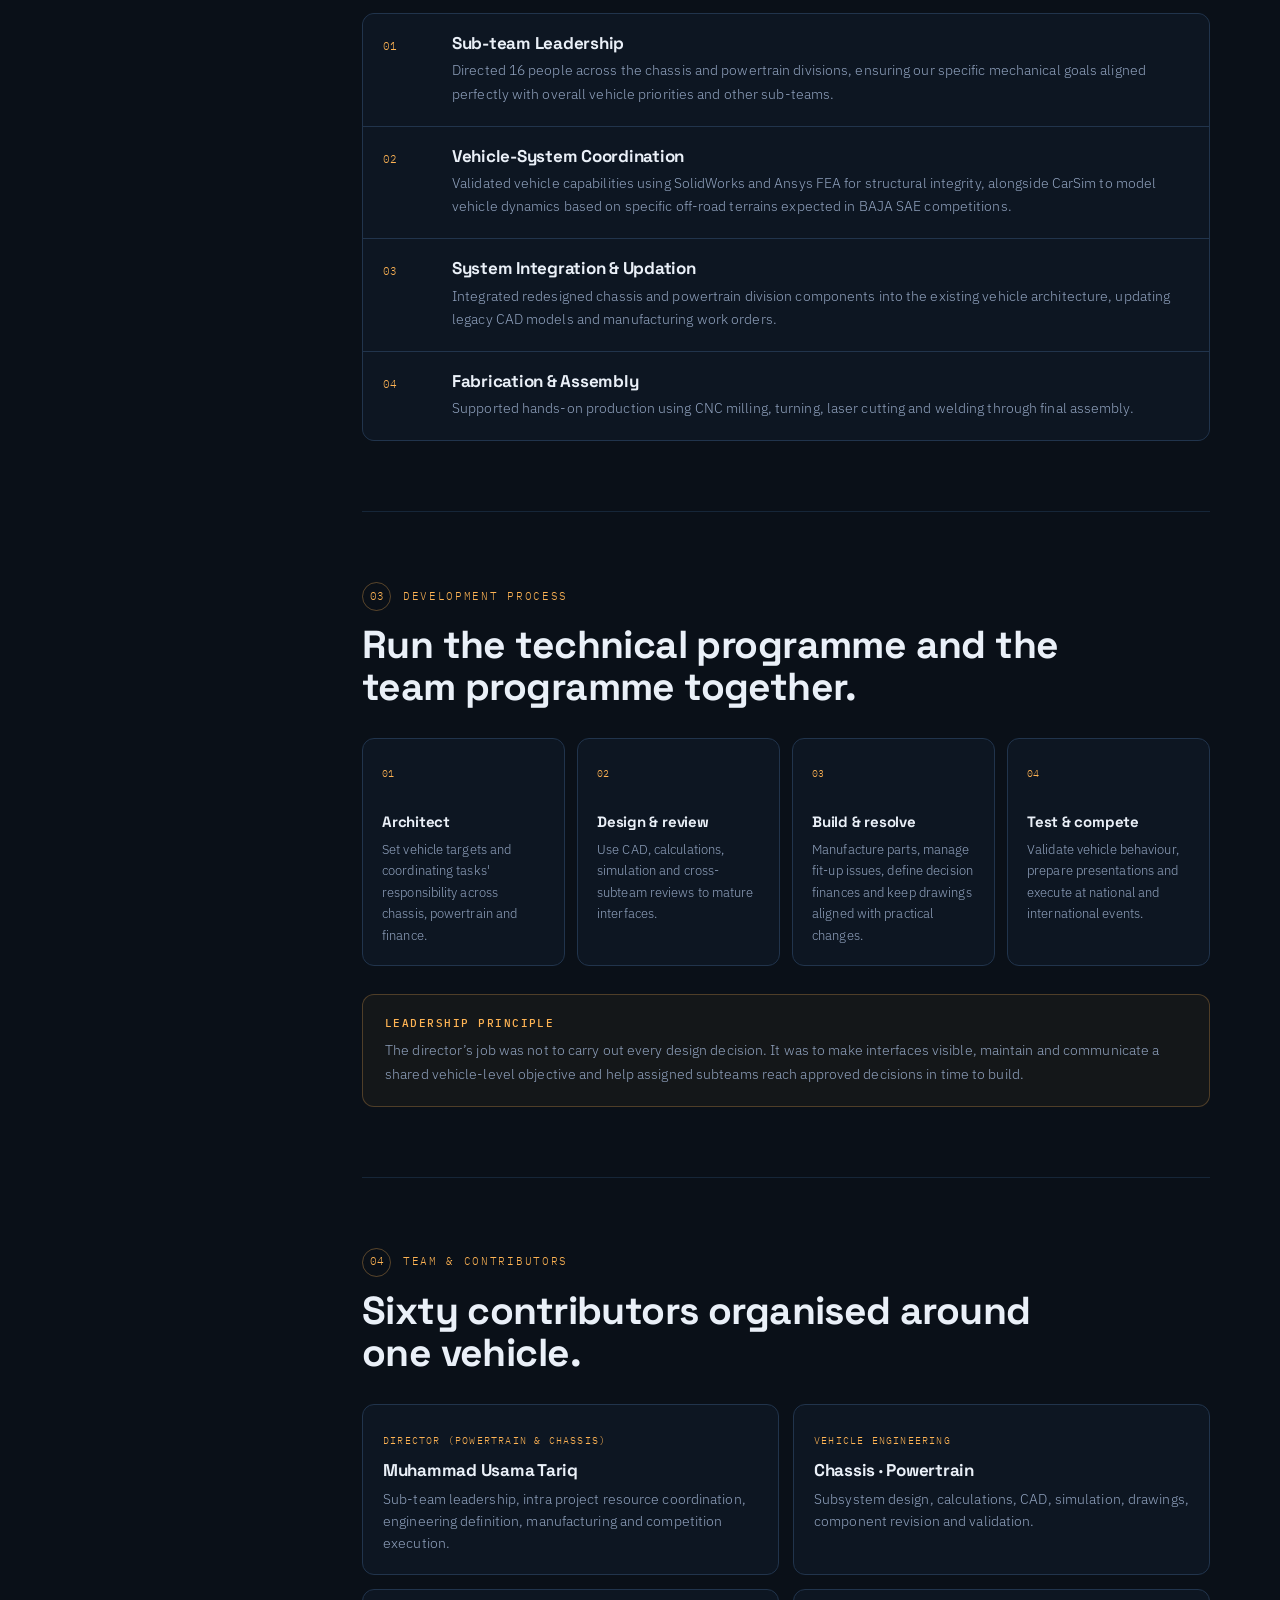
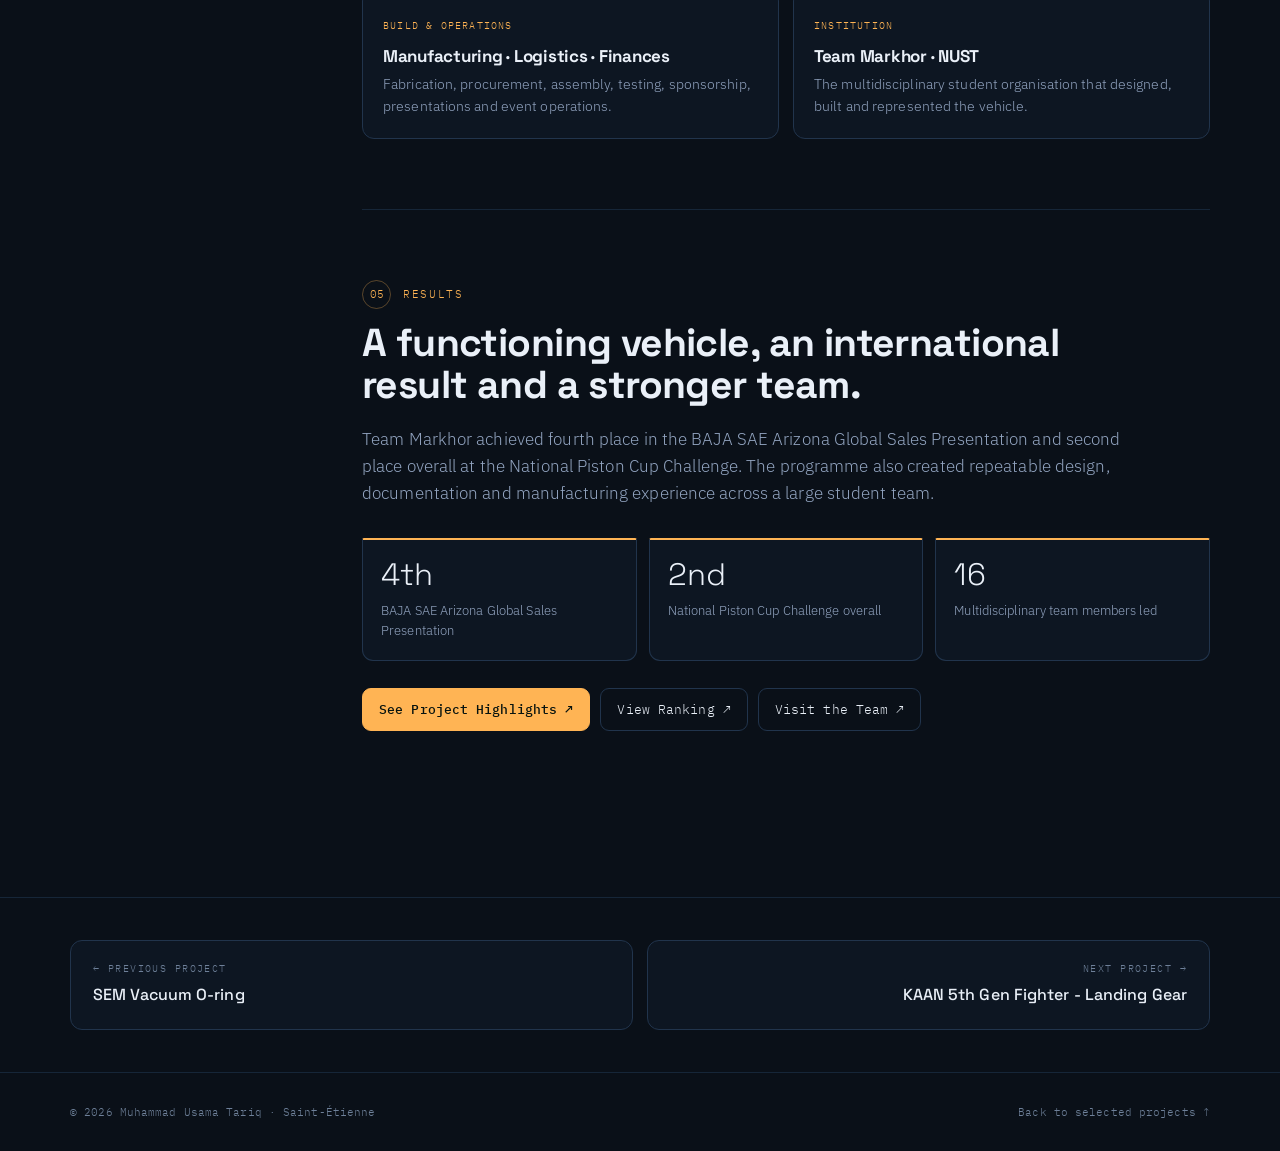
<file: projects/baja-sae.html>
<!doctype html>
<html lang="en">
<head>
  <meta charset="utf-8">
  <meta name="viewport" content="width=device-width, initial-scale=1">
  <link rel="icon" type="image/png" sizes="32x32" href="../assets/favicon-96x96.png">
  <title>BAJA SAE Off-Road Vehicle — Muhammad Usama Tariq</title>
  <meta name="description" content="Leadership, vehicle design, manufacturing and competition results from a 60-member BAJA SAE team.">
  <meta property="og:title" content="BAJA SAE Off-Road Vehicle — Muhammad Usama Tariq">
  <meta property="og:description" content="How Team Markhor moved from engineering requirements through manufacture and international competition.">
  <meta property="og:type" content="article">
  <link rel="preconnect" href="https://fonts.googleapis.com">
  <link rel="preconnect" href="https://fonts.gstatic.com" crossorigin>
  <link href="https://fonts.googleapis.com/css2?family=Space+Grotesk:wght@400;500;600;700&amp;family=IBM+Plex+Sans:wght@300;400;500;600&amp;family=IBM+Plex+Mono:wght@400;500&amp;display=swap" rel="stylesheet">
  <link rel="stylesheet" href="../assets/project-details.css">
</head>
<body data-theme="amber">
  <div class="read-progress" aria-hidden="true"></div>
  <a class="skip" href="#project-story">Skip to project details</a>
  <header class="site-nav">
    <div class="wrap nav-inner">
      <a class="brand" href="../index.html" aria-label="Muhammad Usama Tariq — home"><span class="brand-mark"><span class="brand-dot"></span></span><span>Muhammad Usama Tariq
        
      </span></a>
      <nav class="nav-actions" aria-label="Project navigation"><a href="../index.html#work">Selected Projects</a><a href="../index.html#achievements">Achievements</a><a class="nav-contact" href="../index.html#contact">Get in Touch →</a></nav>
    </div>
  </header>

  <main>
    <section class="project-hero">
      <div class="wrap">
        <div class="breadcrumb"><a href="../index.html">Home</a><span>/</span><a href="../index.html#work">Projects</a><span>/</span><span>BAJA SAE</span></div>
        <div class="hero-grid">
          <div class="reveal">
            <span class="eyebrow">Competition · Vehicle Design · Team Work</span>
            <h1>BAJA SAE Off-Road Vehicle</h1>
            <p class="hero-lede">Coordinated Team Markhor in the chassis design, powertrain division, manufacturing and testing phase of the single-seat off-road vehicle for international competition.</p>
            <div class="hero-actions">
              <a class="button primary" href="https://www.behance.net/gallery/254754791/Team-Markhor-%28BAJA-SAE%29" target="_blank" rel="noopener">Project Gallery ↗</a>
              <a class="button secondary" href="../assets/documents/Markhor_Piston.pdf" target="_blank" rel="noopener">Certificate ↗</a>
            </div>
          </div>
          <div class="hero-visual reveal" data-label="BAJA SAE · vehicle architecture">
            <span class="visual-index">PROJECT 01 / 06</span>
            <svg viewBox="0 0 520 350" role="img" aria-label="Side-view schematic of a BAJA SAE off-road vehicle">
              <g transform="translate(0 16)">
                <path class="soft" d="M80 269H449" stroke-width="2"/>
                <path class="sig" d="M111 260L142 165L244 143H325L386 190L411 260M142 165L325 143M244 143L325 218L386 190M174 260L236 190L325 218" fill="none" stroke-width="3" stroke-linejoin="round"/>
                <path class="blue" d="M236 190L263 161L302 163" fill="none" stroke-width="2"/>
                <g fill="#0c1722" class="sig" stroke-width="3"><circle cx="166" cy="260" r="35"/><circle cx="390" cy="260" r="35"/></g>
                <g fill="#0c1722" class="soft" stroke-width="2"><circle cx="166" cy="260" r="13"/><circle cx="390" cy="260" r="13"/></g>
              </g>
              <text x="51" y="54">CHASSIS · POWERTRAIN · FINANCE</text>
            </svg>
          </div>
        </div>
      </div>
    </section>

    <div class="facts-bar"><div class="wrap facts">
      <div class="fact"><span class="fact-label">Period</span><span class="fact-value">2023–2025</span></div>
      <div class="fact"><span class="fact-label">Team</span><span class="fact-value">Team Markhor · NUST</span></div>
      <div class="fact"><span class="fact-label">My Role</span><span class="fact-value">Director (Powertrain &amp; Chassis)</span></div>
      <div class="fact"><span class="fact-label">Scale</span><span class="fact-value">60 team members</span></div>
    </div></div>

    <div class="project-main" id="project-story">
      <div class="wrap content-grid">
        <aside class="toc" aria-label="On this page">
          <div class="toc-label">On this page</div>
          <nav><a href="#overview">Overview</a><a href="#contribution">My Contribution</a><a href="#approach">Development</a><a href="#team">Contributors</a><a href="#results">Results</a></nav>
          <p class="toc-note">The project combined technical design coordination with the practical work of building and competing.</p>
        </aside>

        <article class="story">
          <section class="content-section reveal" id="overview">
            <div class="section-kicker"><span>01</span>Project overview</div>
            <h2>A vehicle project where engineering decisions meet mud, deadlines and people.</h2>
            <p class="lead">BAJA SAE asks a student team to operate like a small vehicle company: define a product, justify its engineering and business case, manufacture it, test it and perform under competition scrutiny.</p>
            <div class="split">
              <div class="info-card"><div class="icon">ENG</div><h3>Technical challenge</h3><p>Balance structural strength, suspension behaviour, powertrain performance, mass, manufacturability and serviceability.</p></div>
              <div class="info-card"><div class="icon">OPS</div><h3>Team challenge</h3><p>Coordinate 60 people across subteams, facilities, procurement, documentation, assembly, testing and competition logistics.</p></div>
            </div>
          </section>

          <section class="content-section reveal" id="contribution">
            <div class="section-kicker"><span>02</span>My Contribution</div>
            <h2>Technical direction and team leadership through the complete build.</h2>
            <div class="responsibility-list">
              <div class="responsibility"><div class="num">01</div><div><h3>Sub-team Leadership</h3><p>Directed 16 people across the chassis and powertrain divisions, ensuring our specific mechanical goals aligned perfectly with overall vehicle priorities and other sub-teams.</p></div></div>
              <div class="responsibility"><div class="num">02</div><div><h3>Vehicle-System Coordination</h3><p>Validated vehicle capabilities using SolidWorks and Ansys FEA for structural integrity, alongside CarSim to model vehicle dynamics based on specific off-road terrains expected in BAJA SAE competitions.</p></div></div>
              <div class="responsibility"><div class="num">03</div><div><h3>System Integration &amp; Updation</h3><p>Integrated redesigned chassis and powertrain division components into the existing vehicle architecture, updating legacy CAD models and manufacturing work orders.</p></div></div>
              <div class="responsibility"><div class="num">04</div><div><h3>Fabrication &amp; Assembly</h3><p>Supported hands-on production using CNC milling, turning, laser cutting and welding through final assembly.</p></div></div>
            </div>
          </section>

          <section class="content-section reveal" id="approach">
            <div class="section-kicker"><span>03</span>Development process</div>
            <h2>Run the technical programme and the team programme together.</h2>
            <div class="workflow">
              <div class="step"><h3>Architect</h3><p>Set vehicle targets and coordinating tasks' responsibility across chassis, powertrain and finance.</p></div>
              <div class="step"><h3>Design &amp; review</h3><p>Use CAD, calculations, simulation and cross-subteam reviews to mature interfaces.</p></div>
              <div class="step"><h3>Build &amp; resolve</h3><p>Manufacture parts, manage fit-up issues, define decision finances and keep drawings aligned with practical changes.</p></div>
              <div class="step"><h3>Test &amp; compete</h3><p>Validate vehicle behaviour, prepare presentations and execute at national and international events.</p></div>
            </div>
            <div class="callout"><strong>Leadership principle</strong>The director’s job was not to carry out every design decision. It was to make interfaces visible, maintain and communicate a shared vehicle-level objective and help assigned subteams reach approved decisions in time to build.</div>
          </section>

          <section class="content-section reveal" id="team">
            <div class="section-kicker"><span>04</span>Team &amp; contributors</div>
            <h2>Sixty contributors organised around one vehicle.</h2>
            <div class="people">
              <div class="person"><span class="person-label">Director (Powertrain &amp; Chassis)</span><h3>Muhammad Usama Tariq</h3><p>Sub-team leadership, intra project resource coordination, engineering definition, manufacturing and competition execution.</p></div>
              <div class="person"><span class="person-label">Vehicle engineering</span><h3>Chassis · Powertrain</h3><p>Subsystem design, calculations, CAD, simulation, drawings, component revision and validation.</p></div>
              <div class="person"><span class="person-label">Build &amp; operations</span><h3>Manufacturing · Logistics · Finances</h3><p>Fabrication, procurement, assembly, testing, sponsorship, presentations and event operations.</p></div>
              <div class="person"><span class="person-label">Institution</span><h3>Team Markhor · NUST</h3><p>The multidisciplinary student organisation that designed, built and represented the vehicle.</p></div>
            </div>
          </section>

          <section class="content-section reveal" id="results">
            <div class="section-kicker"><span>05</span>Results</div>
            <h2>A functioning vehicle, an international result and a stronger team.</h2>
            <p>Team Markhor achieved fourth place in the BAJA SAE Arizona Global Sales Presentation and second place overall at the National Piston Cup Challenge. The programme also created repeatable design, documentation and manufacturing experience across a large student team.</p>
            <div class="outcomes">
              <div class="outcome"><div class="outcome-value">4th</div><div class="outcome-label">BAJA SAE Arizona Global Sales Presentation</div></div>
              <div class="outcome"><div class="outcome-value">2nd</div><div class="outcome-label">National Piston Cup Challenge overall</div></div>
              <div class="outcome"><div class="outcome-value">16</div><div class="outcome-label">Multidisciplinary team members led</div></div>
            </div>
            <div class="evidence">
              <a class="button primary" href="https://www.behance.net/gallery/254754791/Team-Markhor-%28BAJA-SAE%29" target="_blank" rel="noopener">See Project Highlights ↗</a>
              <a class="button secondary" href="https://www.bajasae.net/res/EventResults.aspx?competitionid=8d2dd1e0-a0e8-49c5-8aad-832a52154c23&amp;eventkey=PRES#:~:text=Finals-,4,Finals,-4" target="_blank" rel="noopener">View Ranking ↗</a>
              <a class="button secondary" href="https://www.facebook.com/bajaracingnust" target="_blank" rel="noopener">Visit the Team ↗</a>
            </div>
          </section>
        </article>
      </div>
    </div>
  </main>

  <nav class="project-switcher" aria-label="Other projects"><div class="wrap">
    <a class="project-link" href="SEM-Oring.html"><span>← Previous project</span><strong>SEM Vacuum O-ring</strong></a>
    <a class="project-link next" href="landing-gear-KAAN.html"><span>Next project →</span><strong>KAAN 5th Gen Fighter - Landing Gear</strong></a>
  </div></nav>
  <footer><div class="wrap foot-inner"><span>© <span data-year></span> Muhammad Usama Tariq · Saint-Étienne</span><a href="../index.html#work">Back to selected projects ↑</a></div></footer>
  <script src="../assets/project-details.js"></script>
</body>
</html>
</file>
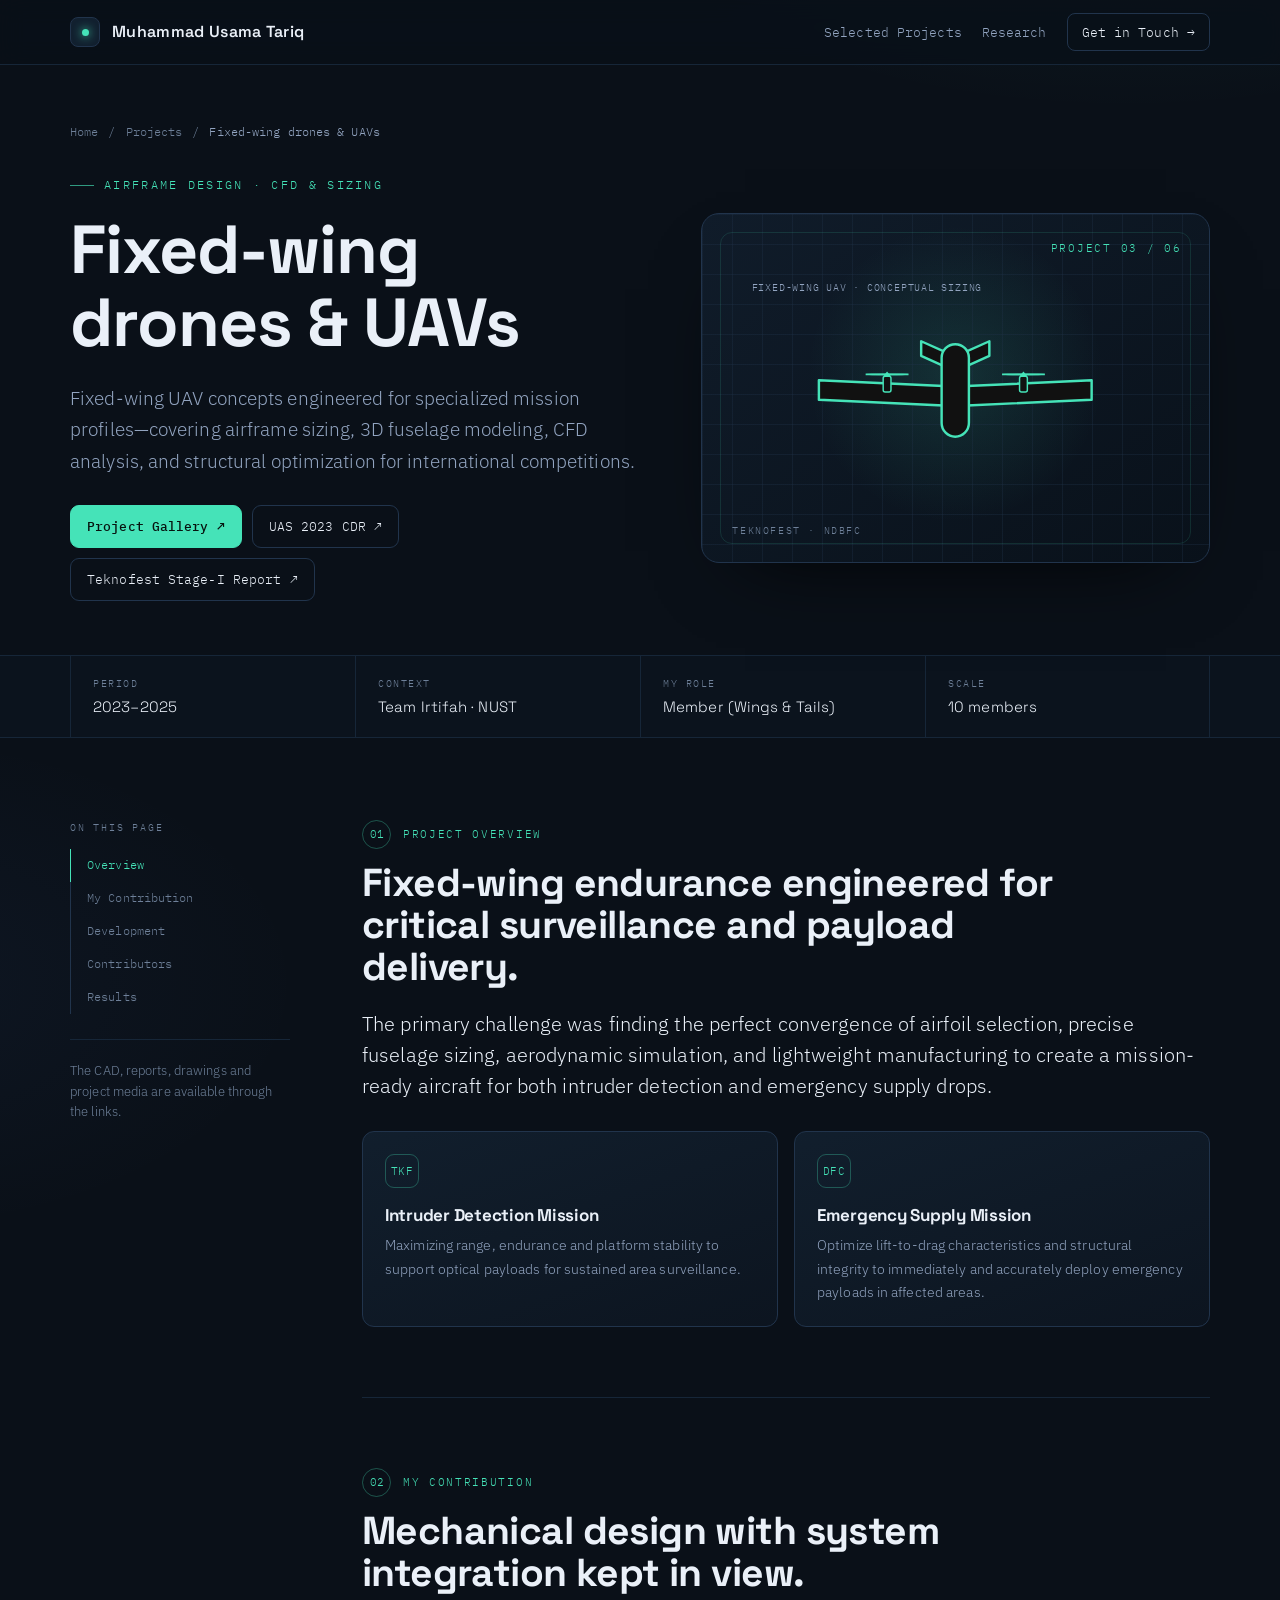
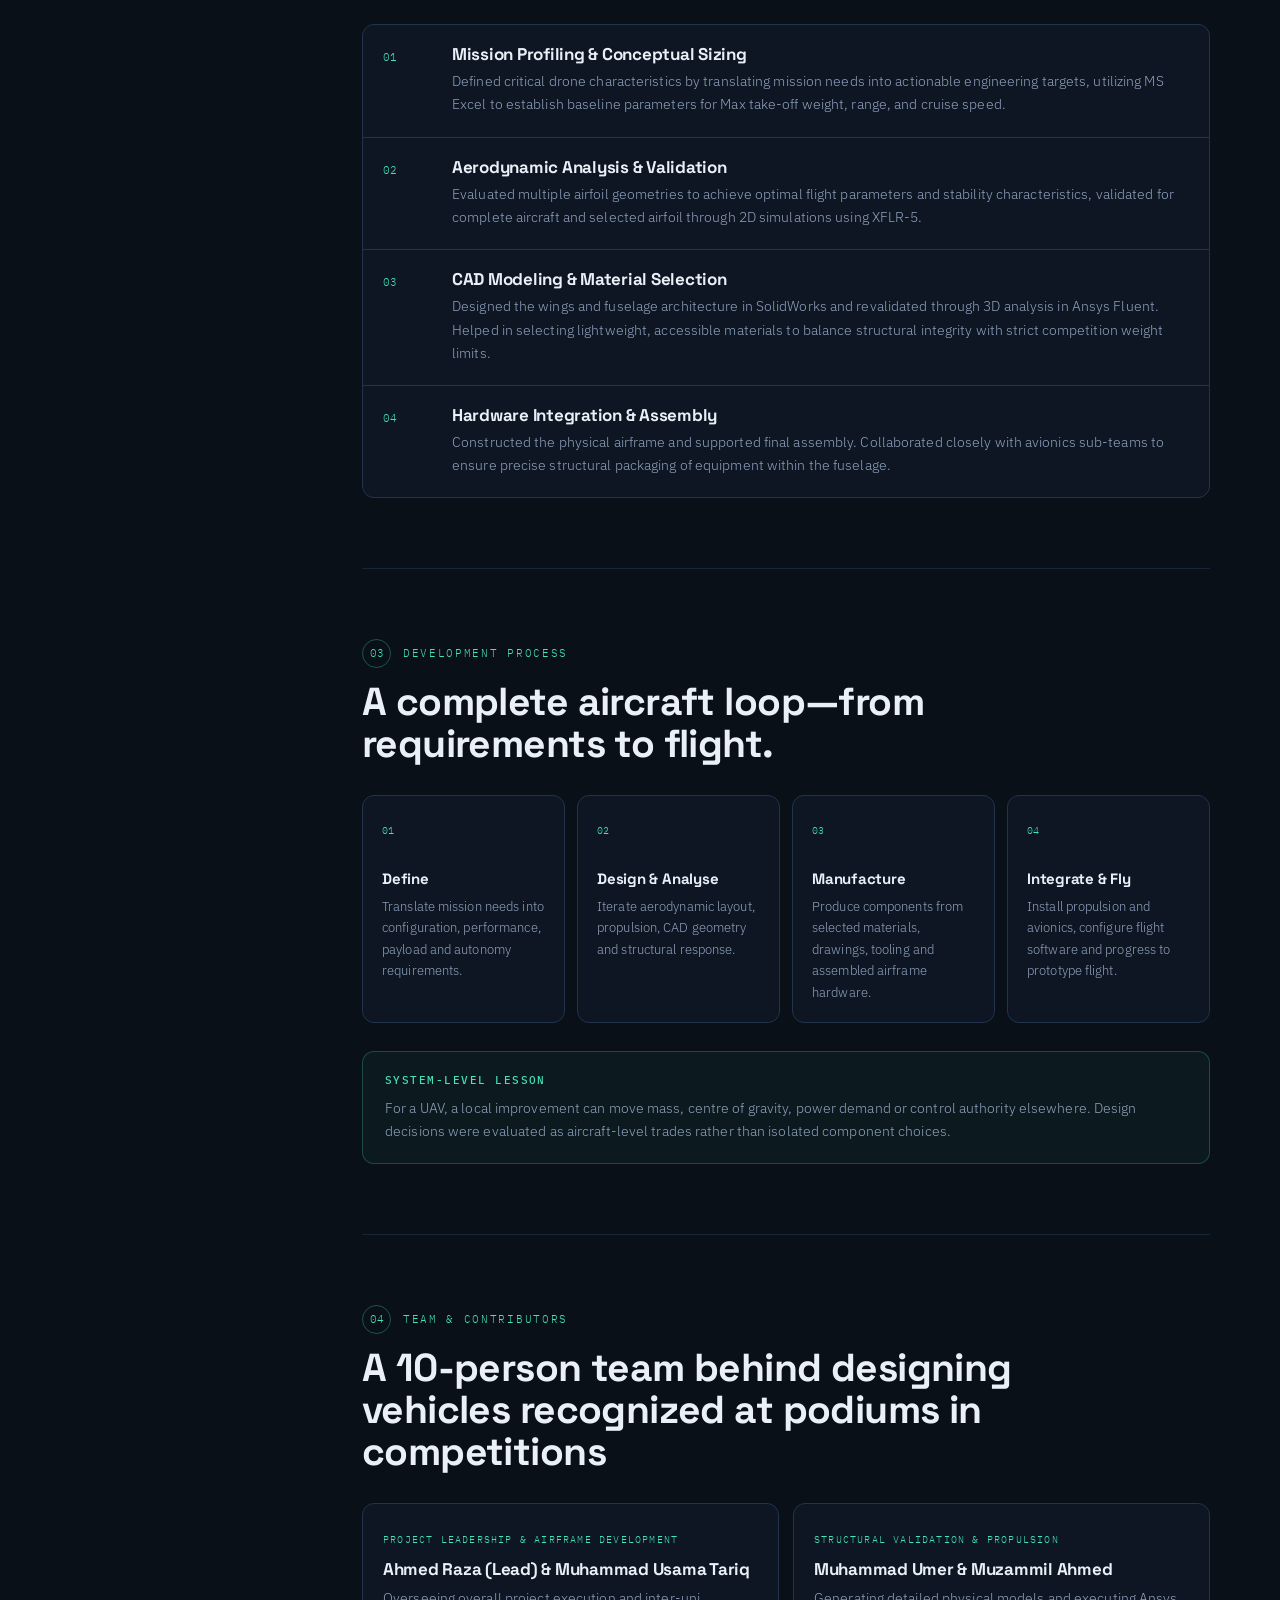
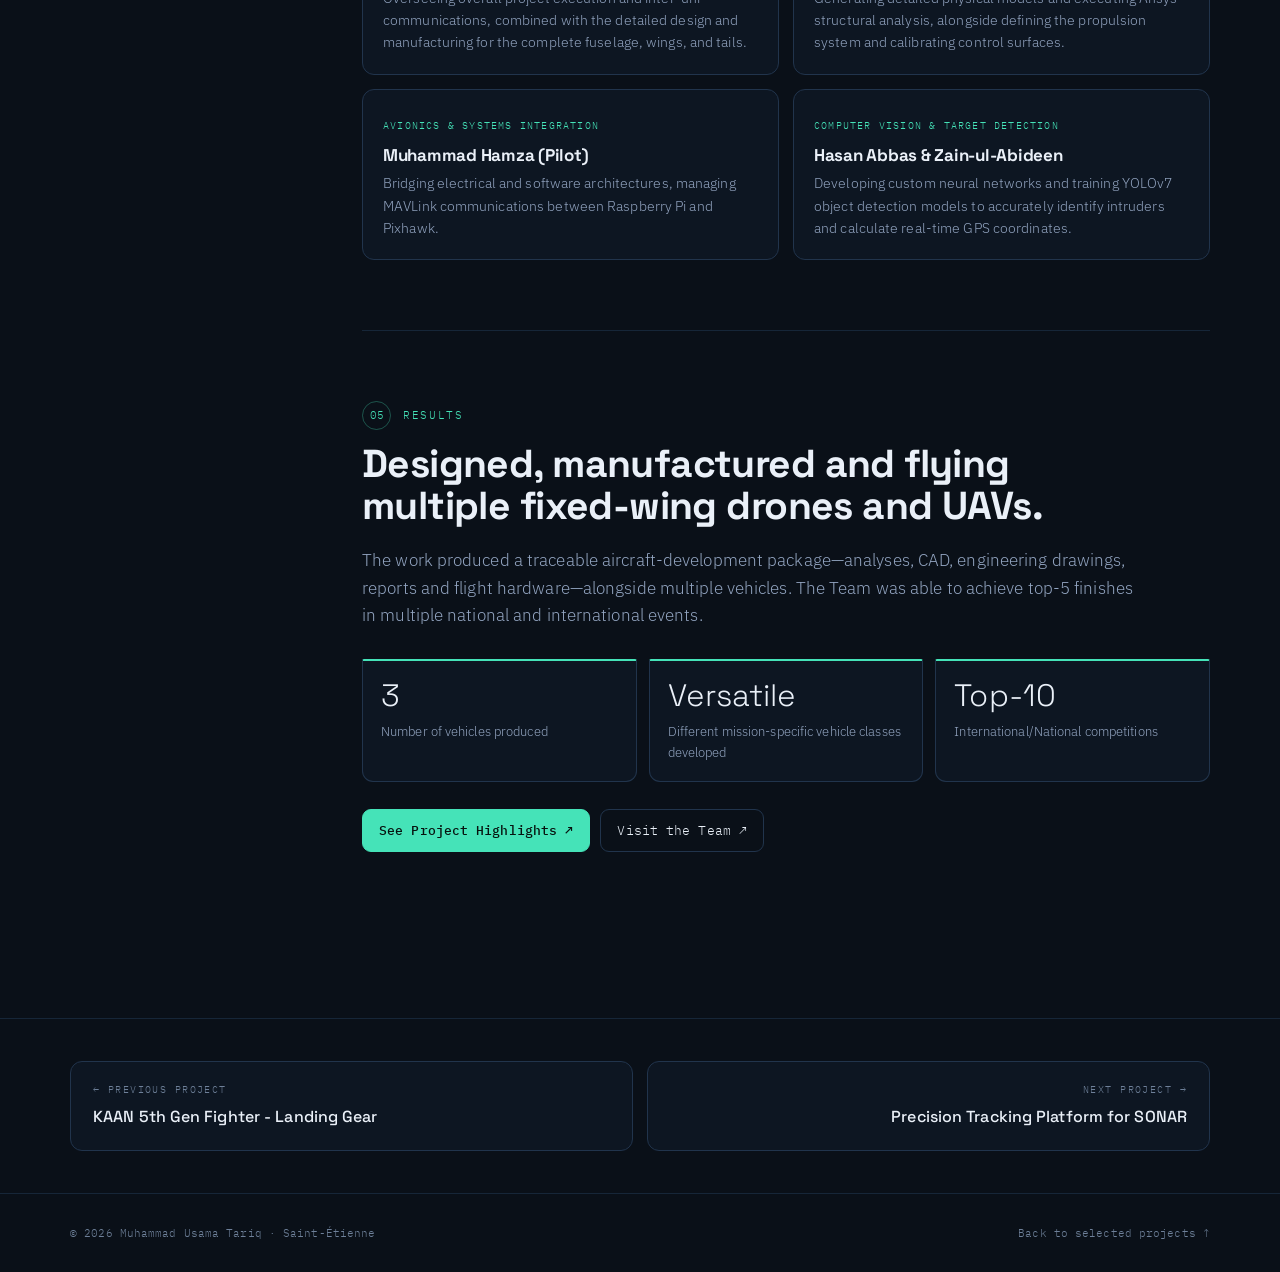
<file: projects/evtol-uavs.html>
<!doctype html>
<html lang="en">
<head>
  <meta charset="utf-8">
  <meta name="viewport" content="width=device-width, initial-scale=1">
  <link rel="icon" type="image/png" sizes="32x32" href="../assets/favicon-96x96.png">
  <title>Fixed-wing drones &amp; UAVs — Muhammad Usama Tariq</title>
  <meta name="description" content="Conceptual design, structural analysis, manufacturing and flight integration of carbon-fibre hybrid eVTOL UAVs.">
  <meta property="og:title" content="Fixed-wing drones & UAVs — Muhammad Usama Tariq">
  <meta property="og:description" content="From configuration trade studies to a manufactured and flying hybrid VTOL prototype.">
  <meta property="og:type" content="article">
  <link rel="preconnect" href="https://fonts.googleapis.com">
  <link rel="preconnect" href="https://fonts.gstatic.com" crossorigin>
  <link href="https://fonts.googleapis.com/css2?family=Space+Grotesk:wght@400;500;600;700&amp;family=IBM+Plex+Sans:wght@300;400;500;600&amp;family=IBM+Plex+Mono:wght@400;500&amp;display=swap" rel="stylesheet">
  <link rel="stylesheet" href="../assets/project-details.css">
</head>
<body>
  <div class="read-progress" aria-hidden="true"></div>
  <a class="skip" href="#project-story">Skip to project details</a>
  <header class="site-nav">
    <div class="wrap nav-inner">
      <a class="brand" href="../index.html" aria-label="Aqib Habib — home"><span class="brand-mark"><span class="brand-dot"></span></span><span>Muhammad Usama Tariq</span></a>
      <nav class="nav-actions" aria-label="Project navigation"><a href="../index.html#work">Selected Projects</a><a href="../index.html#research">Research</a><a class="nav-contact" href="../index.html#contact">Get in Touch →</a></nav>
    </div>
  </header>

  <main>
    <section class="project-hero">
      <div class="wrap">
        <div class="breadcrumb"><a href="../index.html">Home</a><span>/</span><a href="../index.html#work">Projects</a><span>/</span><span>Fixed-wing drones & UAVs</span></div>
        <div class="hero-grid">
          <div class="reveal">
            <span class="eyebrow">Airframe design · CFD &amp; Sizing</span>
            <h1>Fixed-wing drones & UAVs</h1>
            <p class="hero-lede">Fixed-wing UAV concepts engineered for specialized mission profiles—covering airframe sizing, 3D fuselage modeling, CFD analysis, and structural optimization for international competitions.</p>
            <div class="hero-actions">
              <a class="button primary" href="https://www.behance.net/gallery/254846605/Team-Irtifah-(Fixed-Wing-UAVs)" target="_blank" rel="noopener">Project Gallery ↗</a>
              <a class="button secondary" href="../assets/documents/Irtifaa_CDR_v4_UAS.pdf" target="_blank" rel="noopener">UAS 2023 CDR ↗</a>
              <a class="button secondary" href="../assets/documents/Irtifaa_Teknofest_Stage1.pdf" target="_blank" rel="noopener">Teknofest Stage-I Report ↗</a>

            </div>
          </div>
          <div class="hero-visual reveal" data-label="Teknofest · NDBFC">
  <span class="visual-index">PROJECT 03 / 06</span>
  
  <svg viewBox="0 -75 520 350" role="img" aria-label="Schematic of a Fixed-Wing UAV with Tractor Propellers">
    
    <!-- Sub-page Specific Label -->
    <text x="51" y="0" font-family="IBM Plex Mono,monospace" font-size="12" fill="#E7EEF8" letter-spacing=".06em">FIXED-WING UAV · CONCEPTUAL SIZING</text>

    <!-- Static UAV Layer (Centered) -->
    <g transform="translate(260, 100)">
      
      <!-- Airframe (Wings and Fuselage) -->
      <g stroke="#45E3B8" stroke-width="2.5" fill="#111111" stroke-linejoin="round">
        <!-- Left Wing -->
        <polygon points="-12,-2 -140,-8 -140,12 -12,18" />
        <!-- Right Wing -->
        <polygon points="12,-2 140,-8 140,12 12,18" />
        <!-- V-Tail Left -->
        <polygon points="-6,-35 -35,-48 -35,-33 -6,-20" />
        <!-- V-Tail Right -->
        <polygon points="6,-35 35,-48 35,-33 6,-20" />
        <!-- Main Fuselage -->
        <rect x="-14" y="-45" width="28" height="95" rx="14" />
      </g>

      <!-- Left Motor Pod & Tractor Propeller -->
      <g>
        <!-- Engine Nacelle -->
        <rect x="-74" y="-12" width="8" height="16" rx="2" fill="#111111" stroke="#45E3B8" stroke-width="1.5" />
        <!-- Aerodynamic Spinner -->
        <polygon points="-74,-12 -70,-17 -66,-12" fill="#45E3B8" />
        <!-- Propeller Disc (Static representation) -->
        <ellipse cx="-70" cy="-14" rx="22" ry="1.5" fill="#45E3B8" opacity="0.4" />
        <!-- Static Blade Line -->
        <line x1="-92" y1="-14" x2="-48" y2="-14" stroke="#45E3B8" stroke-width="2" />
      </g>

      <!-- Right Motor Pod & Tractor Propeller -->
      <g>
        <!-- Engine Nacelle -->
        <rect x="66" y="-12" width="8" height="16" rx="2" fill="#111111" stroke="#45E3B8" stroke-width="1.5" />
        <!-- Aerodynamic Spinner -->
        <polygon points="66,-12 70,-17 74,-12" fill="#45E3B8" />
        <!-- Propeller Disc (Static representation) -->
        <ellipse cx="70" cy="-14" rx="22" ry="1.5" fill="#45E3B8" opacity="0.4" />
        <!-- Static Blade Line -->
        <line x1="48" y1="-14" x2="92" y2="-14" stroke="#45E3B8" stroke-width="2" />
      </g>
      
    </g>
  </svg>
</div>
        </div>
      </div>
    </section>

    <div class="facts-bar"><div class="wrap facts">
      <div class="fact"><span class="fact-label">Period</span><span class="fact-value">2023–2025</span></div>
      <div class="fact"><span class="fact-label">Context</span><span class="fact-value">Team Irtifah · NUST</span></div>
      <div class="fact"><span class="fact-label">My role</span><span class="fact-value">Member (Wings &amp; Tails)</span></div>
      <div class="fact"><span class="fact-label">Scale</span><span class="fact-value">10 members</span></div>
    </div></div>

    <div class="project-main" id="project-story">
      <div class="wrap content-grid">
        <aside class="toc" aria-label="On this page">
          <div class="toc-label">On this page</div>
          <nav><a href="#overview">Overview</a><a href="#contribution">My Contribution</a><a href="#approach">Development</a><a href="#team">Contributors</a><a href="#results">Results</a></nav>
          <p class="toc-note">The CAD, reports, drawings and project media are available through the links.</p>
        </aside>

        <article class="story">
          <section class="content-section reveal" id="overview">
            <div class="section-kicker"><span>01</span>Project overview</div>
            <h2>Fixed-wing endurance engineered for critical surveillance and payload delivery.</h2>
            <p class="lead">The primary challenge was finding the perfect convergence of airfoil selection, precise fuselage sizing, aerodynamic simulation, and lightweight manufacturing to create a mission-ready aircraft for both intruder detection and emergency supply drops.</p>
            <div class="split">
              <div class="info-card"><div class="icon">TKF</div><h3>Intruder Detection Mission</h3><p>Maximizing range, endurance and platform stability to support optical payloads for sustained area surveillance.</p></div>
              <div class="info-card"><div class="icon">DFC</div><h3>Emergency Supply Mission</h3><p>Optimize lift-to-drag characteristics and structural integrity to immediately and accurately deploy emergency payloads in affected areas.</p></div>
            </div>
          </section>

          <section class="content-section reveal" id="contribution">
            <div class="section-kicker"><span>02</span>My Contribution</div>
            <h2>Mechanical design with system integration kept in view.</h2>
            <div class="responsibility-list">
              <div class="responsibility"><div class="num">01</div><div><h3>Mission Profiling &amp; Conceptual Sizing</h3><p>Defined critical drone characteristics by translating mission needs into actionable engineering targets, utilizing MS Excel to establish baseline parameters for Max take-off weight, range, and cruise speed.</p></div></div>
              <div class="responsibility"><div class="num">02</div><div><h3>Aerodynamic Analysis &amp; Validation</h3><p>Evaluated multiple airfoil geometries to achieve optimal flight parameters and stability characteristics, validated for complete aircraft and selected airfoil through 2D simulations using XFLR-5.</p></div></div>
              <div class="responsibility"><div class="num">03</div><div><h3>CAD Modeling &amp; Material Selection</h3><p>Designed the wings and fuselage architecture in SolidWorks and revalidated through 3D analysis in Ansys Fluent. Helped in selecting lightweight, accessible materials to balance structural integrity with strict competition weight limits.</p></div></div>
              <div class="responsibility"><div class="num">04</div><div><h3>Hardware Integration &amp; Assembly</h3><p>Constructed the physical airframe and supported final assembly. Collaborated closely with avionics sub-teams to ensure precise structural packaging of equipment within the fuselage.</p></div></div>
            </div>
          </section>

          <section class="content-section reveal" id="approach">
            <div class="section-kicker"><span>03</span>Development process</div>
            <h2>A complete aircraft loop—from requirements to flight.</h2>
            <div class="workflow">
              <div class="step"><h3>Define</h3><p>Translate mission needs into configuration, performance, payload and autonomy requirements.</p></div>
              <div class="step"><h3>Design &amp; Analyse</h3><p>Iterate aerodynamic layout, propulsion, CAD geometry and structural response.</p></div>
              <div class="step"><h3>Manufacture</h3><p>Produce components from selected materials, drawings, tooling and assembled airframe hardware.</p></div>
              <div class="step"><h3>Integrate &amp; Fly</h3><p>Install propulsion and avionics, configure flight software and progress to prototype flight.</p></div>
            </div>
            <div class="callout"><strong>System-level lesson</strong>For a UAV, a local improvement can move mass, centre of gravity, power demand or control authority elsewhere. Design decisions were evaluated as aircraft-level trades rather than isolated component choices.</div>
          </section>

          <section class="content-section reveal" id="team">
            <div class="section-kicker"><span>04</span>Team &amp; contributors</div>
            <h2>A 10-person team behind designing vehicles recognized at podiums in competitions</h2>
            <div class="people">
              <div class="person"><span class="person-label">Project Leadership &amp; Airframe Development</span><h3>Ahmed Raza (Lead) &amp; Muhammad Usama Tariq</h3><p>Overseeing overall project execution and inter-uni communications, combined with the detailed design and manufacturing for the complete fuselage, wings, and tails.</p></div>
              <div class="person"><span class="person-label">Structural Validation & Propulsion</span><h3>Muhammad Umer &amp; Muzammil Ahmed</h3><p>Generating detailed physical models and executing Ansys structural analysis, alongside defining the propulsion system and calibrating control surfaces.</p></div>
              <div class="person"><span class="person-label">Avionics &amp; Systems Integration</span><h3>Muhammad Hamza (Pilot)</h3><p>Bridging electrical and software architectures, managing MAVLink communications between Raspberry Pi and Pixhawk.</p></div>
              <div class="person"><span class="person-label">Computer Vision &amp; Target Detection</span><h3>Hasan Abbas &amp; Zain-ul-Abideen</h3><p>Developing custom neural networks and training YOLOv7 object detection models to accurately identify intruders and calculate real-time GPS coordinates.</p></div>
            </div>
          </section>

          <section class="content-section reveal" id="results">
            <div class="section-kicker"><span>05</span>Results</div>
            <h2>Designed, manufactured and flying multiple fixed-wing drones and UAVs.</h2>
            <p>The work produced a traceable aircraft-development package—analyses, CAD, engineering drawings, reports and flight hardware—alongside multiple vehicles. The Team was able to achieve top-5 finishes in multiple national and international events.</p>
            <div class="outcomes">
              <div class="outcome"><div class="outcome-value">3</div><div class="outcome-label">Number of vehicles produced</div></div>
              <div class="outcome"><div class="outcome-value">Versatile</div><div class="outcome-label">Different mission-specific vehicle classes developed</div></div>
              <div class="outcome"><div class="outcome-value">Top-10</div><div class="outcome-label">International/National competitions</div></div>
            </div>
            <div class="evidence">
              <a class="button primary" href="https://www.behance.net/gallery/254846605/Team-Irtifah-(Fixed-Wing-UAVs)" target="_blank" rel="noopener">See Project Highlights ↗</a>
              <a class="button secondary" href="https://www.instagram.com/teamirtifaah?igsi=ZTZnNWJ4Y2xiMWRh" target="_blank" rel="noopener">Visit the Team ↗</a>
            </div>
          </section>
        </article>
      </div>
    </div>
  </main>

  <nav class="project-switcher" aria-label="Other projects"><div class="wrap">
    <a class="project-link" href="landing-gear-KAAN.html"><span>← Previous project</span><strong>KAAN 5th Gen Fighter - Landing Gear</strong></a>
    <a class="project-link next" href="SONAR.html"><span>Next project →</span><strong>Precision Tracking Platform for SONAR</strong></a>
  </div></nav>
  <footer><div class="wrap foot-inner"><span>© <span data-year></span> Muhammad Usama Tariq · Saint-Étienne</span><a href="../index.html#work">Back to selected projects ↑</a></div></footer>
  <script src="../assets/project-details.js"></script>
</body>
</html>
</file>
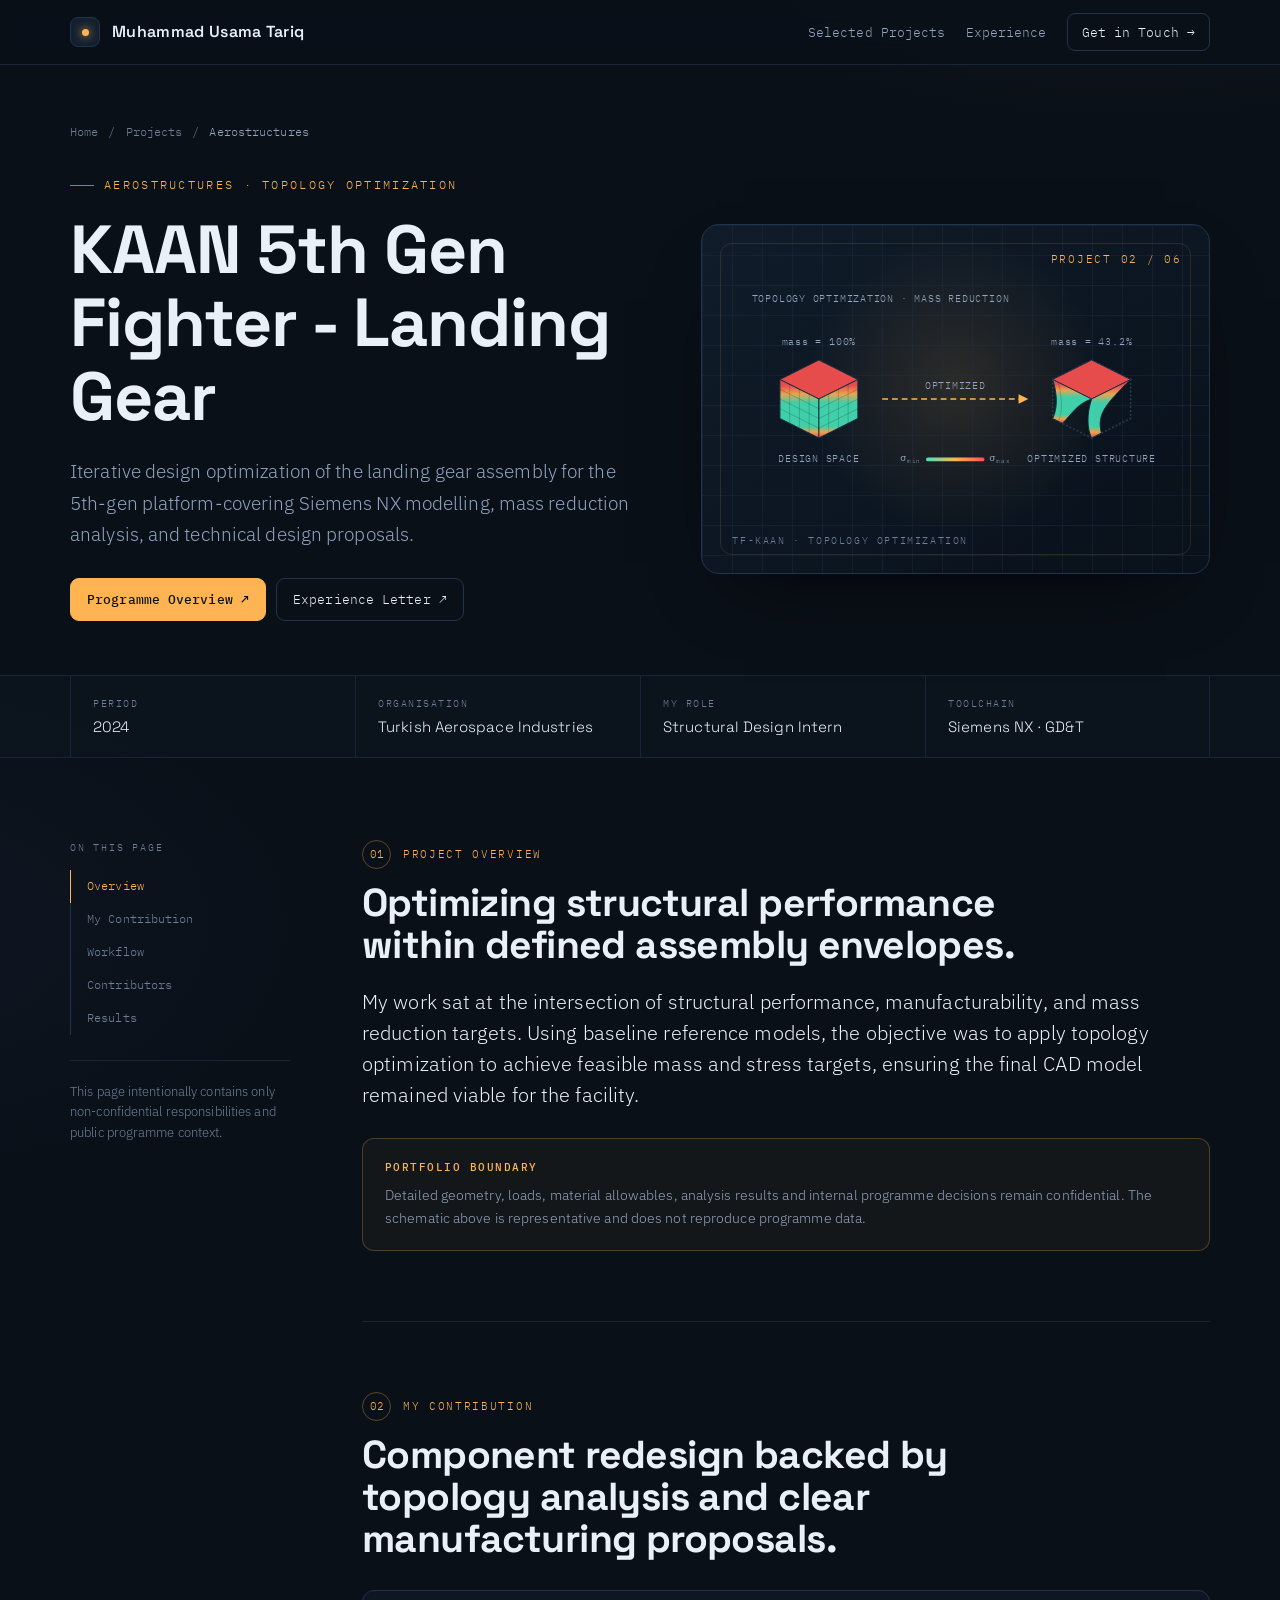
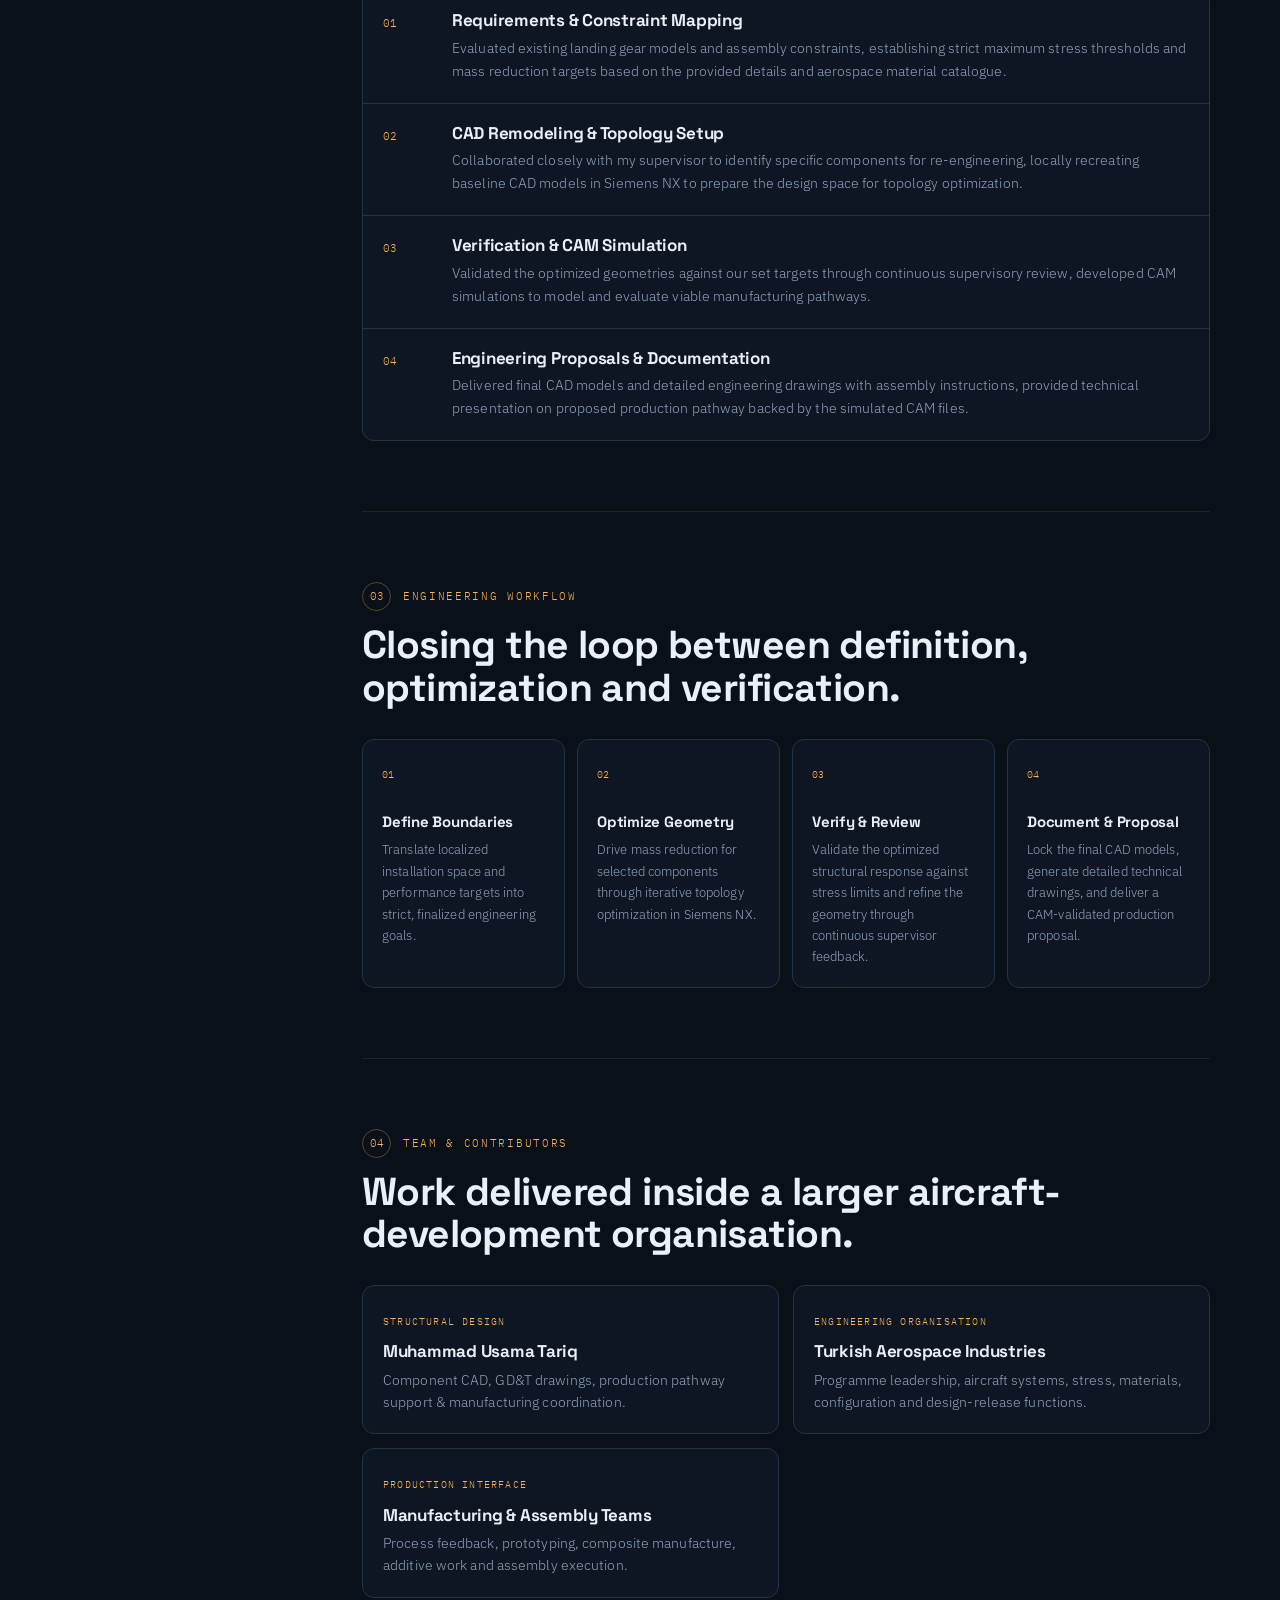
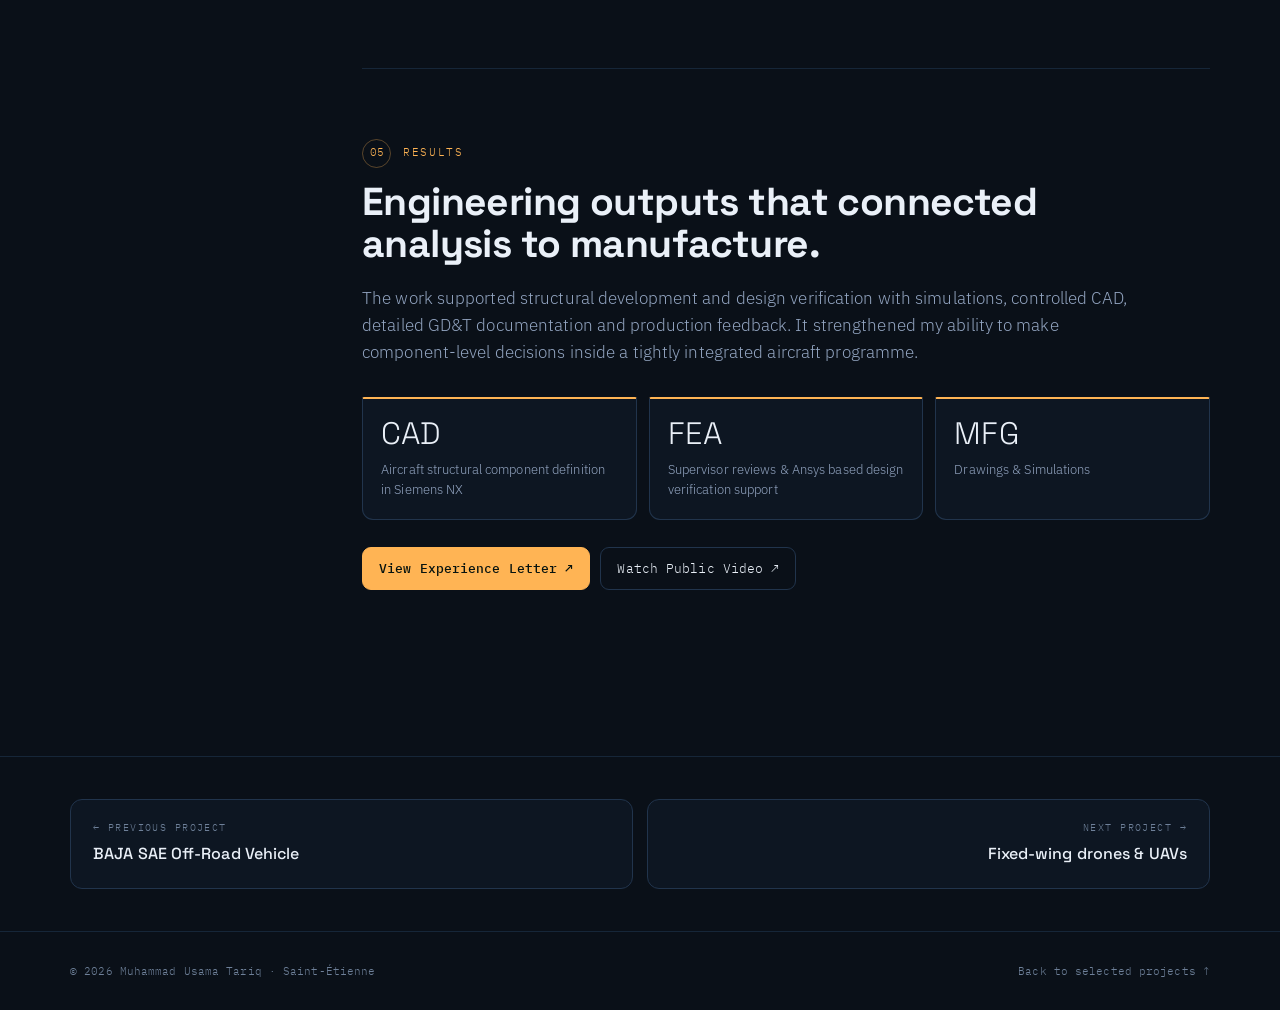
<file: projects/landing-gear-KAAN.html>
<!doctype html>
<html lang="en">
<head>
  <meta charset="utf-8">
  <meta name="viewport" content="width=device-width, initial-scale=1">
  <link rel="icon" type="image/png" sizes="32x32" href="../assets/favicon-96x96.png">
  <title>KAAN 5th Gen Fighter - Landing Gear — Muhammad Usama Tariq</title>
  <meta name="description" content="Public portfolio summary of aircraft structural design, GD&amp;T and ANSYS verification work at Turkish Aerospace Industries.">
  <meta property="og:title" content="KAAN 5th Gen Fighter - Landing Gear — Muhammad Usama Tariq">
  <meta property="og:description" content="Structural design, analysis and manufacturing support within the boundaries of programme confidentiality.">
  <meta property="og:type" content="article">
  <link rel="preconnect" href="https://fonts.googleapis.com">
  <link rel="preconnect" href="https://fonts.gstatic.com" crossorigin>
  <link href="https://fonts.googleapis.com/css2?family=Space+Grotesk:wght@400;500;600;700&amp;family=IBM+Plex+Sans:wght@300;400;500;600&amp;family=IBM+Plex+Mono:wght@400;500&amp;display=swap" rel="stylesheet">
  <link rel="stylesheet" href="../assets/project-details.css">
</head>
<body data-theme="amber">
  <div class="read-progress" aria-hidden="true"></div>
  <a class="skip" href="#project-story">Skip to project details</a>
  <header class="site-nav">
    <div class="wrap nav-inner">
      <a class="brand" href="../index.html" aria-label="Muhammad Usama Tariq — home"><span class="brand-mark"><span class="brand-dot"></span></span><span>Muhammad Usama Tariq</span></a>
      <nav class="nav-actions" aria-label="Project navigation"><a href="../index.html#work">Selected Projects</a><a href="../index.html#experience">Experience</a><a class="nav-contact" href="../index.html#contact">Get in Touch →</a></nav>
    </div>
  </header>

  <main>
    <section class="project-hero">
      <div class="wrap">
        <div class="breadcrumb"><a href="../index.html">Home</a><span>/</span><a href="../index.html#work">Projects</a><span>/</span><span>Aerostructures</span></div>
        <div class="hero-grid">
          <div class="reveal">
            <span class="eyebrow">Aerostructures · Topology Optimization</span>
            <h1>KAAN 5th Gen Fighter - Landing Gear</h1>
            <p class="hero-lede">Iterative design optimization of the landing gear assembly for the 5th-gen platform-covering Siemens NX modelling, mass reduction analysis, and technical design proposals.</p>
            <div class="hero-actions">
              <a class="button primary" href="https://www.tusas.com/en/products/aircraft/indigenous-development/tf" target="_blank" rel="noopener">Programme Overview ↗</a>
              <a class="button secondary" href="../assets/documents/TAI_Certificate.pdf" target="_blank" rel="noopener">Experience Letter ↗</a>
            </div>
          </div>
          <div class="hero-visual reveal" data-label="TF-KAAN · topology optimization">
  <span class="visual-index">PROJECT 02 / 06</span>
  
  <svg viewBox="0 -75 520 350" role="img" aria-label="Topology Optimization of KAAN Landing Gear">
    <defs>
      <linearGradient id="stress-grad" x1="0%" y1="0%" x2="0%" y2="100%">
        <stop offset="0%" stop-color="#FF5252" />
        <stop offset="10%" stop-color="#FF5252" />
        <stop offset="25%" stop-color="#FFB454" />
        <stop offset="40%" stop-color="#45E3B8" />
        <stop offset="80%" stop-color="#45E3B8" />
        <stop offset="90%" stop-color="#FFB454" />
        <stop offset="100%" stop-color="#FF5252" />
      </linearGradient>

      <linearGradient id="scale-grad" x1="0%" y1="0%" x2="100%" y2="0%">
        <stop offset="0%" stop-color="#45E3B8" />
        <stop offset="50%" stop-color="#FFB454" />
        <stop offset="100%" stop-color="#FF5252" />
      </linearGradient>
    </defs>

    <!-- Sub-page Specific Label -->
    <text x="51" y="0" font-family="IBM Plex Mono,monospace" font-size="12" fill="#E7EEF8" letter-spacing=".06em">TOPOLOGY OPTIMIZATION · MASS REDUCTION</text>

    <!-- ==========================================
         LEFT SIDE: The Original Design Space 
         ========================================== -->
    <text x="120" y="45" font-family="IBM Plex Mono,monospace" font-size="8" fill="#9fb1cb" text-anchor="middle">mass = 100%</text>
    <g stroke="#162f45" stroke-width="1" stroke-linejoin="round">
      <polygon points="120,60 160,80 120,100 80,80" fill="#FF5252" opacity="0.9" />
      <polygon points="80,80 120,100 120,140 80,120" fill="url(#stress-grad)" opacity="0.9" />
      <polygon points="120,100 160,80 160,120 120,140" fill="url(#stress-grad)" opacity="0.9" />
      <path d="M 90,85 L 90,125 M 100,90 L 100,130 M 110,95 L 110,135" stroke="#111111" stroke-width="0.5" opacity="0.4" />
      <path d="M 80,90 L 120,110 M 80,100 L 120,120 M 80,110 L 120,130" stroke="#111111" stroke-width="0.5" opacity="0.4" />
      <path d="M 130,95 L 130,135 M 140,90 L 140,130 M 150,85 L 150,125" stroke="#111111" stroke-width="0.5" opacity="0.4" />
      <path d="M 120,110 L 160,90 M 120,120 L 160,100 M 120,130 L 160,110" stroke="#111111" stroke-width="0.5" opacity="0.4" />
    </g>
    <text x="120" y="165" font-family="IBM Plex Mono,monospace" font-size="9" fill="#9fb1cb" text-anchor="middle">DESIGN SPACE</text>

    <!-- ==========================================
         CENTER: Data Flow & Stress Scale Legend
         ========================================== -->
    <!-- Dashed line for visual flow, but static -->
    <line x1="185" y1="100" x2="330" y2="100" stroke="#FFB454" stroke-width="1.5" stroke-dasharray="6 4" />
    <polygon points="335,100 325,95 325,105" fill="#FFB454" />
    <!-- Static text -->
    <text x="260" y="90" font-family="IBM Plex Mono,monospace" font-size="8" fill="#FFB454" text-anchor="middle" letter-spacing=".06em">OPTIMIZED</text>
    
    <g transform="translate(230, 160)">
      <rect x="0" y="0" width="60" height="4" fill="url(#scale-grad)" rx="2" />
      <text x="-5" y="4" font-family="IBM Plex Mono,monospace" font-size="8" fill="#9fb1cb" text-anchor="end">σ<tspan dy="2" font-size="6">min</tspan></text>
      <text x="65" y="4" font-family="IBM Plex Mono,monospace" font-size="8" fill="#9fb1cb" text-anchor="start">σ<tspan dy="2" font-size="6">max</tspan></text>
    </g>

    <!-- ==========================================
         RIGHT SIDE: The Final Organic Structure
         ========================================== -->
    <text x="400" y="45" font-family="IBM Plex Mono,monospace" font-size="8" fill="#45E3B8" text-anchor="middle">mass = 43.2%</text>
    <g stroke="#21405c" stroke-dasharray="2 2" stroke-width="1.5" fill="none">
      <polygon points="400,60 440,80 400,100 360,80" />
      <polygon points="360,80 400,100 400,140 360,120" />
      <polygon points="400,100 440,80 440,120 400,140" />
    </g>
    <g stroke="#162f45" stroke-width="1" stroke-linejoin="round">
      <polygon points="400,60 440,80 400,100 360,80" fill="#FF5252" opacity="0.9" />
      <path d="M 360,80 C 365,95 365,110 360,120 L 370,125 C 380,115 385,105 400,100 Z" fill="url(#stress-grad)" opacity="0.9" />
      <path d="M 400,100 C 395,115 395,130 400,140 L 410,135 C 405,115 415,105 440,80 Z" fill="url(#stress-grad)" opacity="0.9" />
      <path d="M 366,84 C 370,100 370,115 366,122" fill="none" stroke="#111111" stroke-width="0.5" opacity="0.4"/>
      <path d="M 395,102 C 395,115 395,130 395,137" fill="none" stroke="#111111" stroke-width="0.5" opacity="0.4"/>
      <path d="M 434,84 C 430,100 430,115 434,122" fill="none" stroke="#111111" stroke-width="0.5" opacity="0.4"/>
    </g>
    <text x="400" y="165" font-family="IBM Plex Mono,monospace" font-size="9" fill="#45E3B8" text-anchor="middle">OPTIMIZED STRUCTURE</text>
  </svg>
</div>
        </div>
      </div>
    </section>

    <div class="facts-bar"><div class="wrap facts">
      <div class="fact"><span class="fact-label">Period</span><span class="fact-value">2024</span></div>
      <div class="fact"><span class="fact-label">Organisation</span><span class="fact-value">Turkish Aerospace Industries</span></div>
      <div class="fact"><span class="fact-label">My role</span><span class="fact-value">Structural Design Intern</span></div>
      <div class="fact"><span class="fact-label">Toolchain</span><span class="fact-value">Siemens NX · GD&amp;T</span></div>
    </div></div>

    <div class="project-main" id="project-story">
      <div class="wrap content-grid">
        <aside class="toc" aria-label="On this page">
          <div class="toc-label">On this page</div>
          <nav><a href="#overview">Overview</a><a href="#contribution">My Contribution</a><a href="#approach">Workflow</a><a href="#team">Contributors</a><a href="#results">Results</a></nav>
          <p class="toc-note">This page intentionally contains only non-confidential responsibilities and public programme context.</p>
        </aside>

        <article class="story">
          <section class="content-section reveal" id="overview">
            <div class="section-kicker"><span>01</span>Project overview</div>
            <h2>Optimizing structural performance within defined assembly envelopes.</h2>
            <p class="lead">My work sat at the intersection of structural performance, manufacturability, and mass reduction targets. Using baseline reference models, the objective was to apply topology optimization to achieve feasible mass and stress targets, ensuring the final CAD model remained viable for the facility.</p>
            <div class="callout"><strong>Portfolio boundary</strong>Detailed geometry, loads, material allowables, analysis results and internal programme decisions remain confidential. The schematic above is representative and does not reproduce programme data.</div>
          </section>

          <section class="content-section reveal" id="contribution">
            <div class="section-kicker"><span>02</span>My Contribution</div>
            <h2>Component redesign backed by topology analysis and clear manufacturing proposals.</h2>
            <div class="responsibility-list">
              <div class="responsibility"><div class="num">01</div><div><h3>Requirements &amp; Constraint Mapping</h3><p>Evaluated existing landing gear models and assembly constraints, establishing strict maximum stress thresholds and mass reduction targets based on the provided details and aerospace material catalogue.</p></div></div>
              <div class="responsibility"><div class="num">02</div><div><h3>CAD Remodeling &amp; Topology Setup</h3><p>Collaborated closely with my supervisor to identify specific components for re-engineering, locally recreating baseline CAD models in Siemens NX to prepare the design space for topology optimization.</p></div></div>
              <div class="responsibility"><div class="num">03</div><div><h3>Verification &amp; CAM Simulation</h3><p>Validated the optimized geometries against our set targets through continuous supervisory review, developed CAM simulations to model and evaluate viable manufacturing pathways.</p></div></div>
              <div class="responsibility"><div class="num">04</div><div><h3>Engineering Proposals &amp; Documentation</h3><p>Delivered final CAD models and detailed engineering drawings with assembly instructions, provided technical presentation on proposed production pathway backed by the simulated CAM files.</p></div></div>
            </div>
          </section>

          <section class="content-section reveal" id="approach">
            <div class="section-kicker"><span>03</span>Engineering workflow</div>
            <h2>Closing the loop between definition, optimization and verification.</h2>
            <div class="workflow">
              <div class="step"><h3>Define Boundaries</h3><p>Translate localized installation space and performance targets into strict, finalized engineering goals.</p></div>
              <div class="step"><h3>Optimize Geometry</h3><p>Drive mass reduction for selected components through iterative topology optimization in Siemens NX.</p></div>
              <div class="step"><h3>Verify &amp; Review</h3><p>Validate the optimized structural response against stress limits and refine the geometry through continuous supervisor feedback.</p></div>
              <div class="step"><h3>Document &amp; Proposal</h3><p>Lock the final CAD models, generate detailed technical drawings, and deliver a CAM-validated production proposal.</p></div>
            </div>
          </section>

          <section class="content-section reveal" id="team">
            <div class="section-kicker"><span>04</span>Team &amp; contributors</div>
            <h2>Work delivered inside a larger aircraft-development organisation.</h2>
            <div class="people">
              <div class="person"><span class="person-label">Structural design</span><h3>Muhammad Usama Tariq</h3><p>Component CAD, GD&amp;T drawings, production pathway support &amp; manufacturing coordination.</p></div>
              <div class="person"><span class="person-label">Engineering organisation</span><h3>Turkish Aerospace Industries</h3><p>Programme leadership, aircraft systems, stress, materials, configuration and design-release functions.</p></div>
              <div class="person"><span class="person-label">Production interface</span><h3>Manufacturing &amp; Assembly Teams</h3><p>Process feedback, prototyping, composite manufacture, additive work and assembly execution.</p></div>
            </div>
          </section>

          <section class="content-section reveal" id="results">
            <div class="section-kicker"><span>05</span>Results</div>
            <h2>Engineering outputs that connected analysis to manufacture.</h2>
            <p>The work supported structural development and design verification with simulations, controlled CAD, detailed GD&amp;T documentation and production feedback. It strengthened my ability to make component-level decisions inside a tightly integrated aircraft programme.</p>
            <div class="outcomes">
              <div class="outcome"><div class="outcome-value">CAD</div><div class="outcome-label">Aircraft structural component definition in Siemens NX</div></div>
              <div class="outcome"><div class="outcome-value">FEA</div><div class="outcome-label">Supervisor reviews &amp; Ansys based design verification support</div></div>
              <div class="outcome"><div class="outcome-value">MFG</div><div class="outcome-label">Drawings &amp; Simulations</div></div>
            </div>
            <div class="evidence">
              <a class="button primary" href="../assets/documents/TAI_Certificate.pdf" target="_blank" rel="noopener">View Experience Letter ↗</a>
              <a class="button secondary" href="https://www.instagram.com/reel/Dbc6F_pN7G8/?igsi=MWZ2MTkwMHdja2Q2dA==" target="_blank" rel="noopener">Watch Public Video ↗</a>
            </div>
          </section>
        </article>
      </div>
    </div>
  </main>

  <nav class="project-switcher" aria-label="Other projects"><div class="wrap">
    <a class="project-link" href="baja-sae.html"><span>← Previous project</span><strong>BAJA SAE Off-Road Vehicle</strong></a>
    <a class="project-link next" href="evtol-uavs.html"><span>Next project →</span><strong>Fixed-wing drones & UAVs</strong></a>
  </div></nav>
  <footer><div class="wrap foot-inner"><span>© <span data-year></span> Muhammad Usama Tariq · Saint-Étienne</span><a href="../index.html#work">Back to selected projects ↑</a></div></footer>
  <script src="../assets/project-details.js"></script>
</body>
</html>
</file>
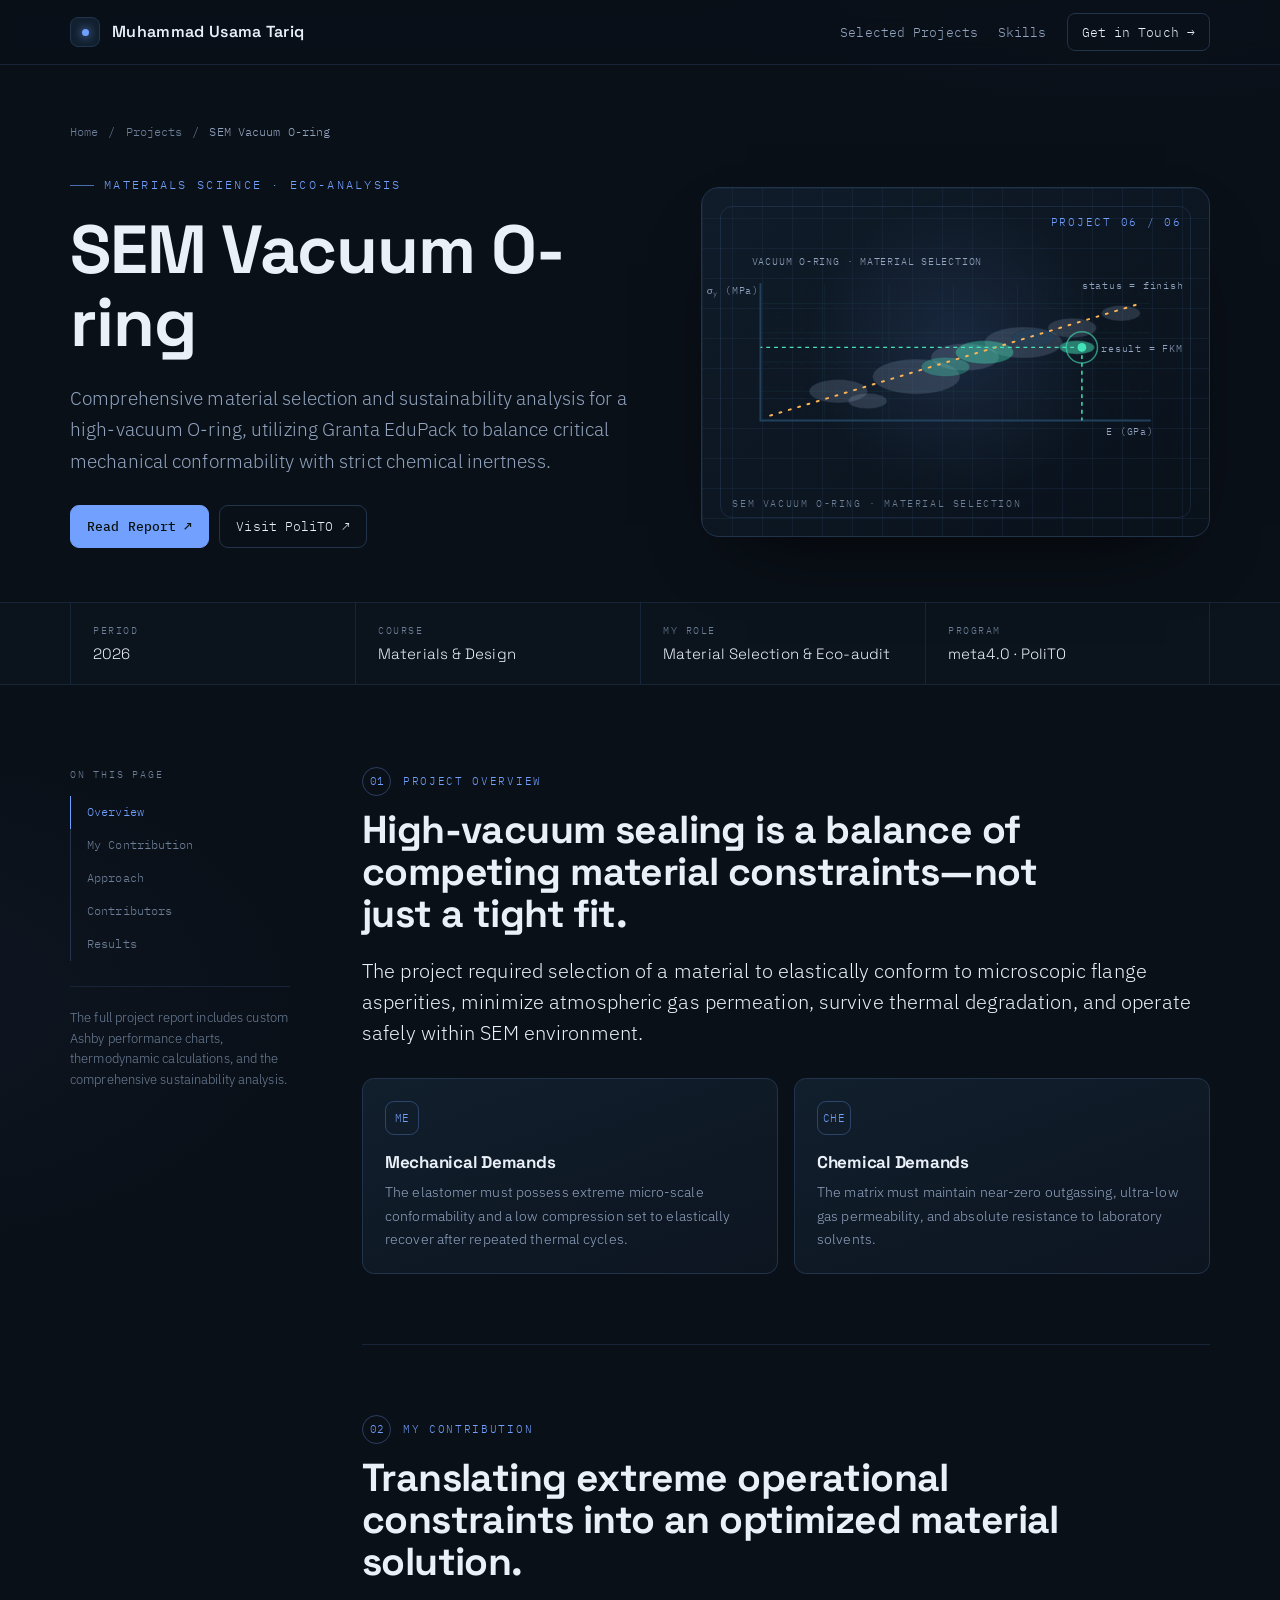
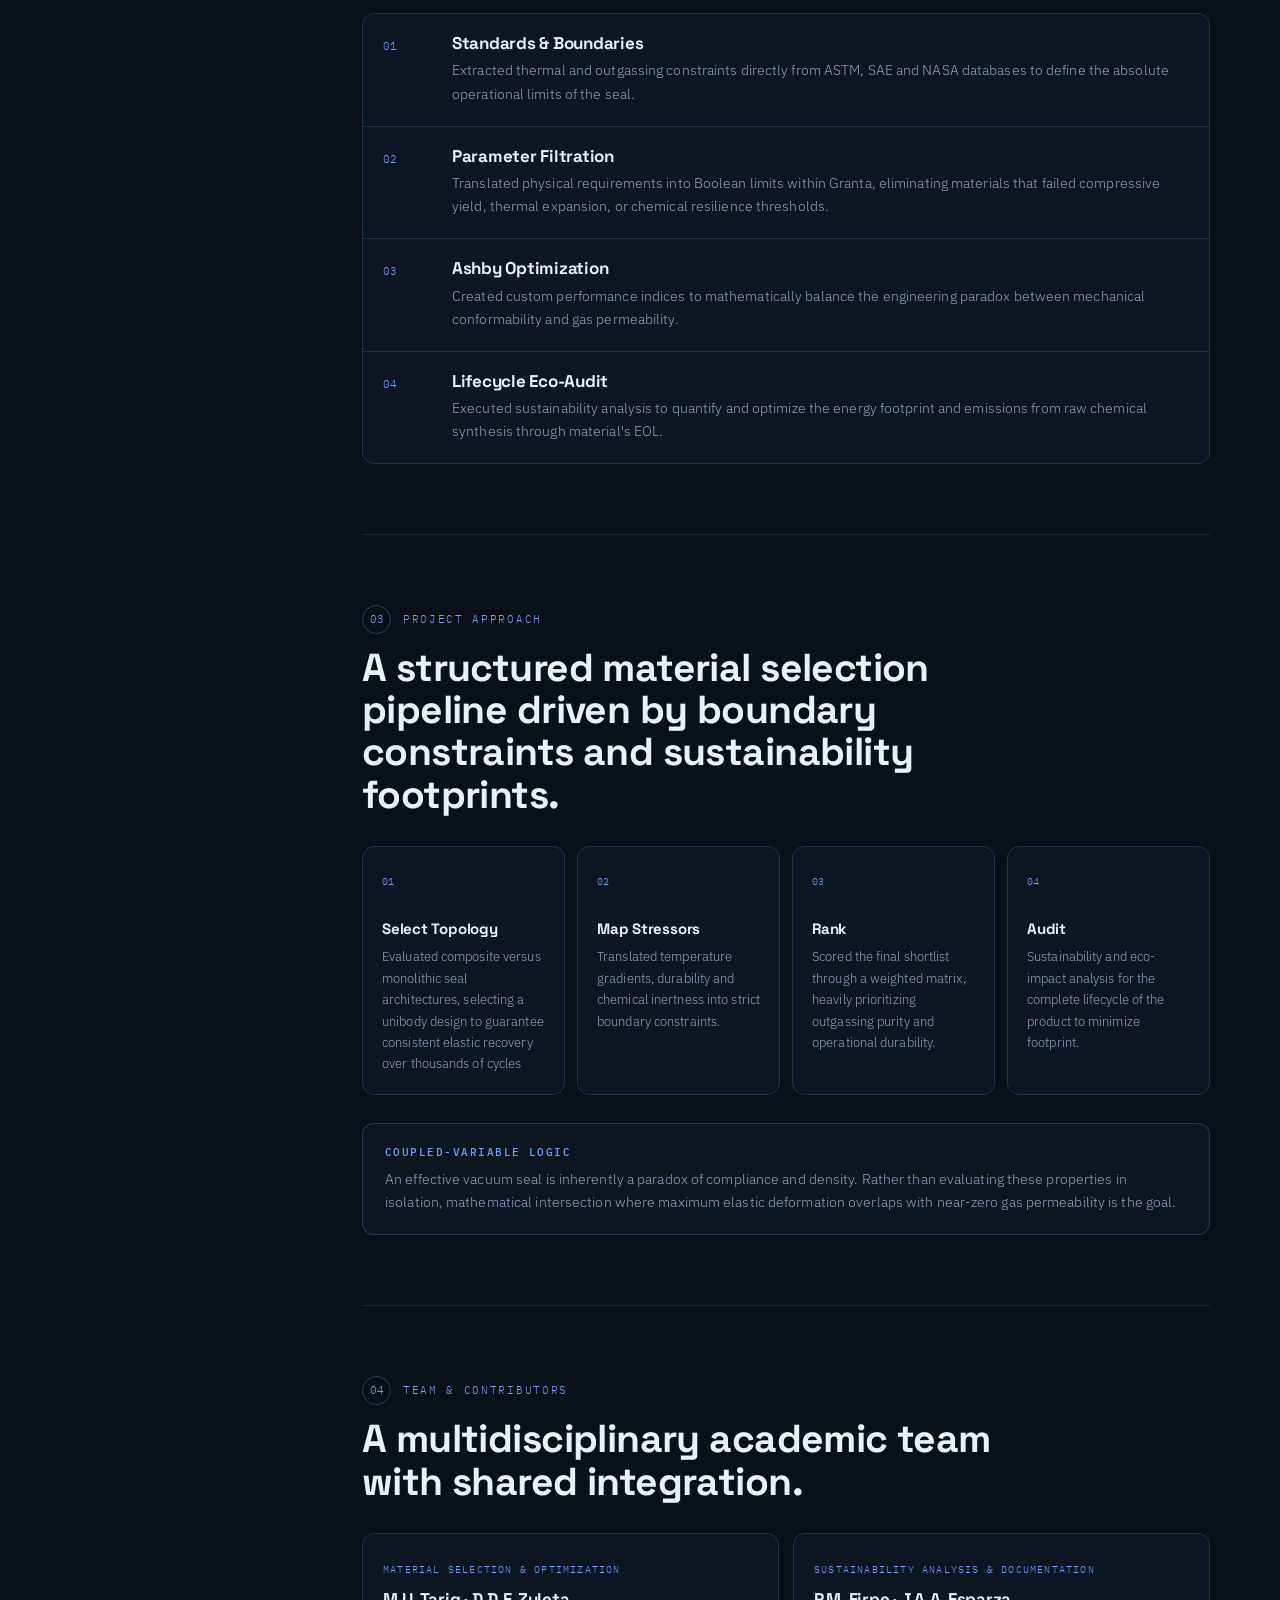
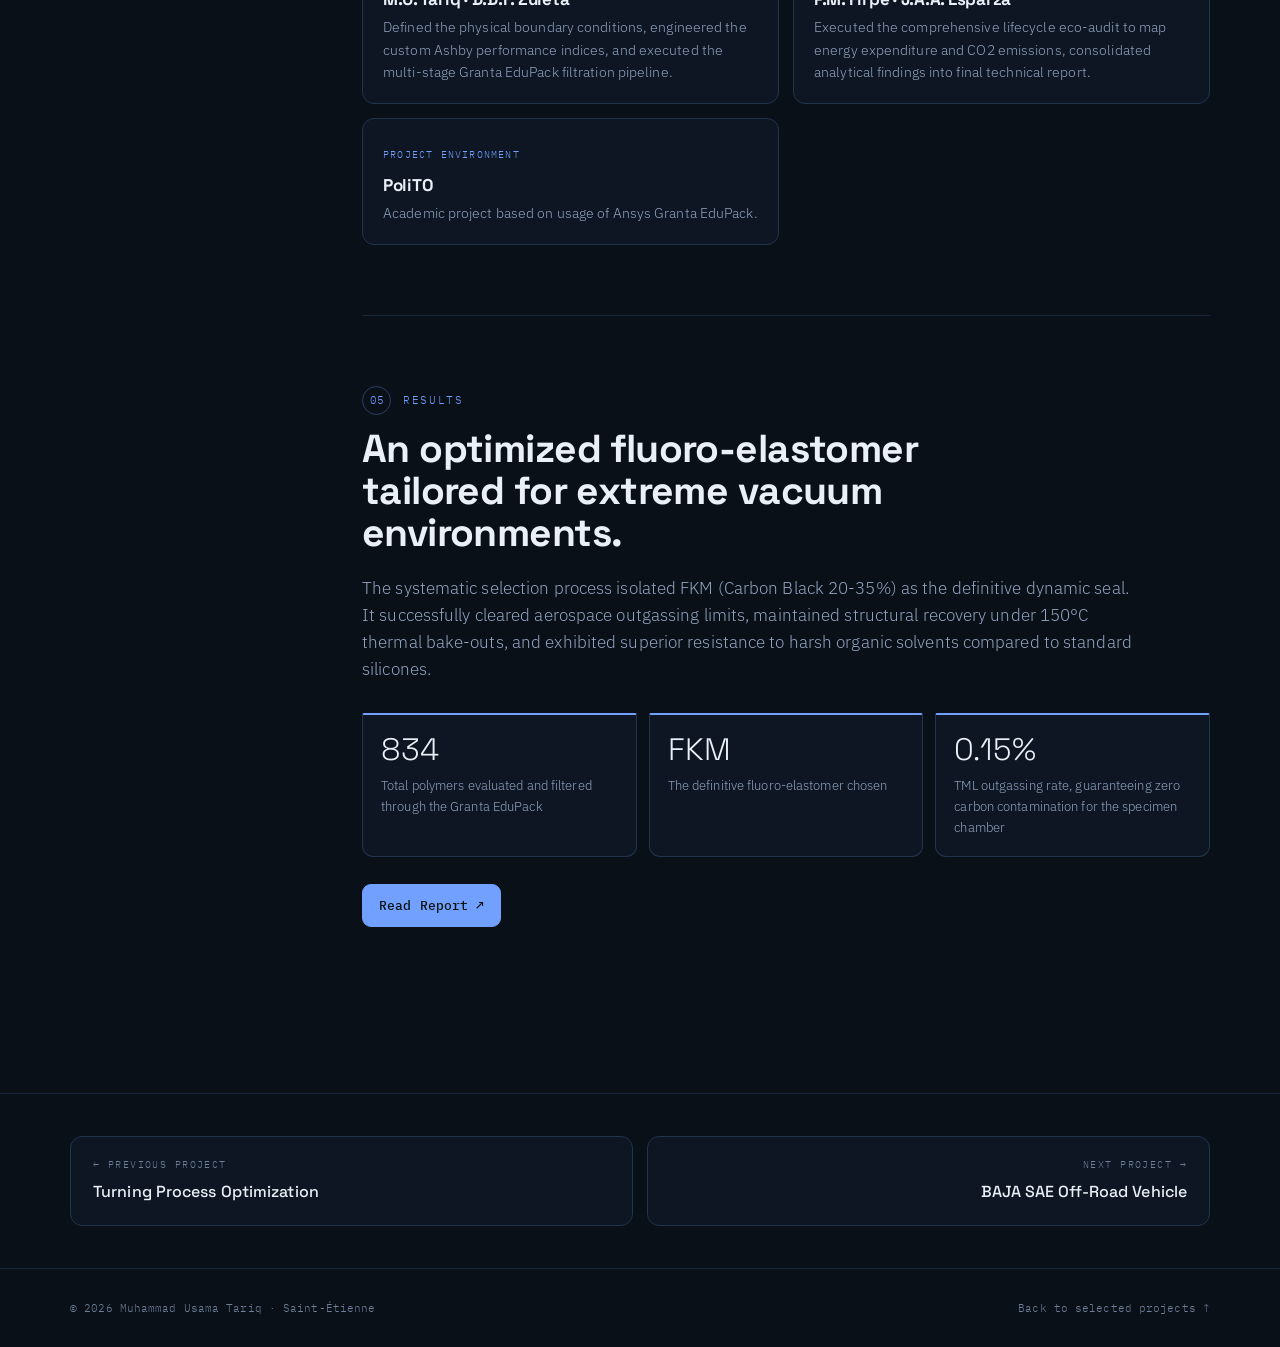
<file: projects/SEM-Oring.html>
<!doctype html>
<html lang="en">
<head>
  <meta charset="utf-8">
  <meta name="viewport" content="width=device-width, initial-scale=1">
  <link rel="icon" type="image/png" sizes="32x32" href="../assets/favicon-96x96.png">
  <title>Vacuum O-ring — Muhammad Usama Tariq</title>
  <meta name="description" content="A ROS 2 autonomy stack for subterranean multirotor exploration, from trajectory generation and control to mapping and mission logic.">
  <meta property="og:title" content="SEM Vacuum O-ring — Muhammad Usama Tariq">
  <meta property="og:description" content="Approach, contributions and results from an integrated ROS 2 autonomy project.">
  <meta property="og:type" content="article">
  <link rel="preconnect" href="https://fonts.googleapis.com">
  <link rel="preconnect" href="https://fonts.gstatic.com" crossorigin>
  <link href="https://fonts.googleapis.com/css2?family=Space+Grotesk:wght@400;500;600;700&amp;family=IBM+Plex+Sans:wght@300;400;500;600&amp;family=IBM+Plex+Mono:wght@400;500&amp;display=swap" rel="stylesheet">
  <link rel="stylesheet" href="../assets/project-details.css">
</head>
<body data-theme="blue">
  <div class="read-progress" aria-hidden="true"></div>
  <a class="skip" href="#project-story">Skip to project details</a>
  <header class="site-nav">
    <div class="wrap nav-inner">
      <a class="brand" href="../index.html" aria-label="Muhammad Usama Tariq — home"><span class="brand-mark"><span class="brand-dot"></span></span><span>Muhammad Usama Tariq</span></a>
      <nav class="nav-actions" aria-label="Project navigation"><a href="../index.html#work">Selected Projects</a><a href="../index.html#skills">Skills</a><a class="nav-contact" href="../index.html#contact">Get in Touch →</a></nav>
    </div>
  </header>

  <main>
    <section class="project-hero">
      <div class="wrap">
        <div class="breadcrumb"><a href="../index.html">Home</a><span>/</span><a href="../index.html#work">Projects</a><span>/</span><span>SEM Vacuum O-ring</span></div>
        <div class="hero-grid">
          <div class="reveal">
            <span class="eyebrow">Materials Science · Eco-Analysis</span>
            <h1>SEM Vacuum O-ring</h1>
            <p class="hero-lede">Comprehensive material selection and sustainability analysis for a high-vacuum O-ring, utilizing Granta EduPack to balance critical mechanical conformability with strict chemical inertness.</p>
            <div class="hero-actions">
              <a class="button primary" href="../assets/documents/Granta Project_Group 11_Vacuum_O-Ring.pdf" target="_blank" rel="noopener">Read Report ↗</a>
              <a class="button secondary" href="https://www.polito.it/" target="_blank" rel="noopener">Visit PoliTO ↗</a>
            </div>
          </div>
<div class="hero-visual reveal" data-label="SEM Vacuum O-ring · Material Selection">
  <span class="visual-index">PROJECT 06 / 06</span>
  
  <svg viewBox="0 -75 520 350" role="img" aria-label="Ansys Granta Ashby Plot for O-ring material selection">
    <defs>
      <!-- Background grid pattern for the material space -->
      <pattern id="granta-pattern" width="12" height="12" patternUnits="userSpaceOnUse">
        <circle cx="6" cy="6" r="1" fill="#162f45" opacity="0.2"/>
      </pattern>
    </defs>

    <!-- Sub-page Specific Label -->
    <text x="51" y="0" font-family="IBM Plex Mono,monospace" font-size="12" fill="#E7EEF8" letter-spacing=".06em">VACUUM O-RING · MATERIAL SELECTION</text>
    
    <!-- Axis Labels -->
    <text x="415" y="175" font-family="IBM Plex Mono,monospace" font-size="10" fill="#9fb1cb">E (GPa)</text>
    <text x="5" y="30" font-family="IBM Plex Mono,monospace" font-size="9" fill="#9fb1cb">σ<tspan dy="2" font-size="7">y</tspan><tspan dy="-2" font-size="10"> (MPa)</tspan></text>

    <!-- High-Tech System Status (Static Final State) -->
    <text x="390" y="25" font-family="IBM Plex Mono,monospace" font-size="8" fill="#45E3B8">status = finish</text>

    <!-- Background Grid -->
    <g stroke="rgba(69, 227, 184, 0.06)" stroke-width="1">
      <line x1="60" y1="40" x2="460" y2="40" />
      <line x1="60" y1="70" x2="460" y2="70" />
      <line x1="60" y1="100" x2="460" y2="100" />
      <line x1="60" y1="130" x2="460" y2="130" />
      <line x1="126" y1="20" x2="126" y2="160" />
      <line x1="192" y1="20" x2="192" y2="160" />
      <line x1="258" y1="20" x2="258" y2="160" />
      <line x1="324" y1="20" x2="324" y2="160" />
      <line x1="390" y1="20" x2="390" y2="160" />
    </g>

    <!-- Graph Axes -->
    <line x1="60" y1="160" x2="460" y2="160" stroke="#21405c" stroke-width="2" stroke-linecap="round" />
    <line x1="60" y1="20" x2="60" y2="160" stroke="#21405c" stroke-width="2" stroke-linecap="round" />

    <!-- Data Plot Voxel Grid -->
    <rect x="61" y="21" width="398" height="138" fill="url(#granta-pattern)" />

    <!-- The Ashby Plot: Material Family Blobs -->
    <g stroke="#162f45" stroke-width="0.5">
      <!-- Generic Material Families (Greyish) -->
      <ellipse cx="140" cy="130" rx="30" ry="12" fill="#9fb1cb" opacity="0.2"/>
      <ellipse cx="170" cy="140" rx="20" ry="8" fill="#9fb1cb" opacity="0.2"/>
      <ellipse cx="220" cy="115" rx="45" ry="18" fill="#9fb1cb" opacity="0.2"/>
      <ellipse cx="270" cy="95" rx="35" ry="14" fill="#9fb1cb" opacity="0.2"/>
      <ellipse cx="330" cy="80" rx="40" ry="16" fill="#9fb1cb" opacity="0.2"/>
      <ellipse cx="380" cy="65" rx="25" ry="10" fill="#9fb1cb" opacity="0.2"/>
      <ellipse cx="430" cy="50" rx="20" ry="8" fill="#9fb1cb" opacity="0.2"/>
      
      <!-- Highlighted Candidate Families -->
      <ellipse cx="250" cy="105" rx="25" ry="10" fill="#45E3B8" opacity="0.3"/>
      <ellipse cx="290" cy="90" rx="30" ry="12" fill="#45E3B8" opacity="0.4"/>
      <ellipse cx="340" cy="75" rx="22" ry="9" fill="#21405c" opacity="0.5"/>
      <ellipse cx="385" cy="85" rx="18" ry="7" fill="#45E3B8" opacity="0.5"/>
    </g>

    <!-- The Ashby Plot: Constraint Filtering Line (Fully visible) -->
    <line x1="70" y1="155" x2="450" y2="40" stroke="#FFB454" stroke-width="2" stroke-dasharray="2 8" stroke-linecap="round" />

    <!-- The Final Chosen Material Highlight (FKM) -->
    <!-- Center Point -->
    <circle cx="390" cy="85" r="4.5" fill="#45E3B8" />
    
    <!-- Axis Drop lines -->
    <g stroke="#45E3B8" stroke-width="1.5" stroke-dasharray="4 4">
      <line x1="390" y1="85" x2="390" y2="160" />
      <line x1="390" y1="85" x2="60" y2="85" />
    </g>
    
    <!-- Static Target Ring -->
    <circle cx="390" cy="85" r="16" stroke="#45E3B8" stroke-width="1.5" fill="none" opacity="0.6" />

    <!-- Final Data Text -->
    <text x="410" y="90" font-family="IBM Plex Mono,monospace" font-size="9" fill="#45E3B8">result = FKM</text>
  </svg>
</div>
        </div>
      </div>
    </section>

    <div class="facts-bar"><div class="wrap facts">
      <div class="fact"><span class="fact-label">Period</span><span class="fact-value">2026</span></div>
      <div class="fact"><span class="fact-label">Course</span><span class="fact-value">Materials &amp; Design</span></div>
      <div class="fact"><span class="fact-label">My Role</span><span class="fact-value">Material Selection &amp; Eco-audit</span></div>
      <div class="fact"><span class="fact-label">Program</span><span class="fact-value">meta4.0 · PoliTO</span></div>
    </div></div>

    <div class="project-main" id="project-story">
      <div class="wrap content-grid">
        <aside class="toc" aria-label="On this page">
          <div class="toc-label">On this page</div>
          <nav><a href="#overview">Overview</a><a href="#contribution">My Contribution</a><a href="#approach">Approach</a><a href="#team">Contributors</a><a href="#results">Results</a></nav>
          <p class="toc-note">The full project report includes custom Ashby performance charts, thermodynamic calculations, and the comprehensive sustainability analysis.</p>
        </aside>

        <article class="story">
          <section class="content-section reveal" id="overview">
            <div class="section-kicker"><span>01</span>Project overview</div>
            <h2>High-vacuum sealing is a balance of competing material constraints—not just a tight fit.</h2>
            <p class="lead">The project required selection of a material to elastically conform to microscopic flange asperities, minimize atmospheric gas permeation, survive thermal degradation, and operate safely within SEM environment.</p>
            <div class="split">
              <div class="info-card"><div class="icon">ME</div><h3>Mechanical Demands</h3><p>The elastomer must possess extreme micro-scale conformability and a low compression set to elastically recover after repeated thermal cycles.</p></div>
              <div class="info-card"><div class="icon">CHE</div><h3>Chemical Demands</h3><p>The matrix must maintain near-zero outgassing, ultra-low gas permeability, and absolute resistance to laboratory solvents.</p></div>
            </div>
          </section>

          <section class="content-section reveal" id="contribution">
            <div class="section-kicker"><span>02</span>My Contribution</div>
            <h2>Translating extreme operational constraints into an optimized material solution.</h2>
            <div class="responsibility-list">
              <div class="responsibility"><div class="num">01</div><div><h3>Standards &amp; Boundaries</h3><p>Extracted thermal and outgassing constraints directly from ASTM, SAE and NASA databases to define the absolute operational limits of the seal.</p></div></div>
              <div class="responsibility"><div class="num">02</div><div><h3>Parameter Filtration</h3><p>Translated physical requirements into Boolean limits within Granta, eliminating materials that failed compressive yield, thermal expansion, or chemical resilience thresholds.</p></div></div>
              <div class="responsibility"><div class="num">03</div><div><h3>Ashby Optimization</h3><p>Created custom performance indices to mathematically balance the engineering paradox between mechanical conformability and gas permeability.</p></div></div>
              <div class="responsibility"><div class="num">04</div><div><h3>Lifecycle Eco-Audit</h3><p>Executed sustainability analysis to quantify and optimize the energy footprint and emissions from raw chemical synthesis through material's EOL.</p></div></div>
            </div>
          </section>

          <section class="content-section reveal" id="approach">
            <div class="section-kicker"><span>03</span>Project Approach</div>
            <h2>A structured material selection pipeline driven by boundary constraints and sustainability footprints.</h2>
            <div class="workflow">
              <div class="step"><h3>Select Topology</h3><p>Evaluated composite versus monolithic seal architectures, selecting a unibody design to guarantee consistent elastic recovery over thousands of cycles</p></div>
              <div class="step"><h3>Map Stressors</h3><p>Translated temperature gradients, durability and chemical inertness into strict boundary constraints.</p></div>
              <div class="step"><h3>Rank</h3><p>Scored the final shortlist through a weighted matrix, heavily prioritizing outgassing purity and operational durability.</p></div>
              <div class="step"><h3>Audit</h3><p>Sustainability and eco-impact analysis for the complete lifecycle of the product to minimize footprint.</p></div>
            </div>
            <div class="callout"><strong>Coupled-variable logic</strong>An effective vacuum seal is inherently a paradox of compliance and density. Rather than evaluating these properties in isolation, mathematical intersection where maximum elastic deformation overlaps with near-zero gas permeability is the goal.</div>
          </section>

          <section class="content-section reveal" id="team">
            <div class="section-kicker"><span>04</span>Team &amp; contributors</div>
            <h2>A multidisciplinary academic team with shared integration.</h2>
            <div class="people">
              <div class="person"><span class="person-label">Material Selection &amp; Optimization</span><h3>M.U. Tariq · D.D.F. Zuleta </h3><p>Defined the physical boundary conditions, engineered the custom Ashby performance indices, and executed the multi-stage Granta EduPack filtration pipeline.</p></div>
              <div class="person"><span class="person-label">Sustainability Analysis &amp; Documentation</span><h3>P.M. Firpe · J.A.A. Esparza</h3><p>Executed the comprehensive lifecycle eco-audit to map energy expenditure and CO2 emissions, consolidated analytical findings into final technical report.</p></div>
              <div class="person"><span class="person-label">Project environment</span><h3>PoliTO</h3><p>Academic project based on usage of Ansys Granta EduPack.</p></div>
            </div>
          </section>

          <section class="content-section reveal" id="results">
            <div class="section-kicker"><span>05</span>Results</div>
            <h2>An optimized fluoro-elastomer tailored for extreme vacuum environments.</h2>
            <p>The systematic selection process isolated FKM (Carbon Black 20-35%) as the definitive dynamic seal. It successfully cleared aerospace outgassing limits, maintained structural recovery under 150°C thermal bake-outs, and exhibited superior resistance to harsh organic solvents compared to standard silicones.</p>
            <div class="outcomes">
              <div class="outcome"><div class="outcome-value">834</div><div class="outcome-label">Total polymers evaluated and filtered through the Granta EduPack</div></div>
              <div class="outcome"><div class="outcome-value">FKM</div><div class="outcome-label">The definitive fluoro-elastomer chosen</div></div>
              <div class="outcome"><div class="outcome-value">0.15%</div><div class="outcome-label">TML outgassing rate, guaranteeing zero carbon contamination for the specimen chamber</div></div>
            </div>
            <div class="evidence">
              <a class="button primary" href="../assets/documents/Granta Project_Group 11_Vacuum_O-Ring.pdf" target="_blank" rel="noopener">Read Report ↗</a>
            </div>
          </section>
        </article>
      </div>
    </div>
  </main>

  <nav class="project-switcher" aria-label="Other projects"><div class="wrap">
    <a class="project-link" href="turning.html"><span>← Previous project</span><strong>Turning Process Optimization</strong></a>
    <a class="project-link next" href="baja-sae.html"><span>Next project →</span><strong>BAJA SAE Off-Road Vehicle</strong></a>
  </div></nav>
  <footer><div class="wrap foot-inner"><span>© <span data-year></span> Muhammad Usama Tariq · Saint-Étienne</span><a href="../index.html#work">Back to selected projects ↑</a></div></footer>
  <script src="../assets/project-details.js"></script>
</body>
</html>
</file>
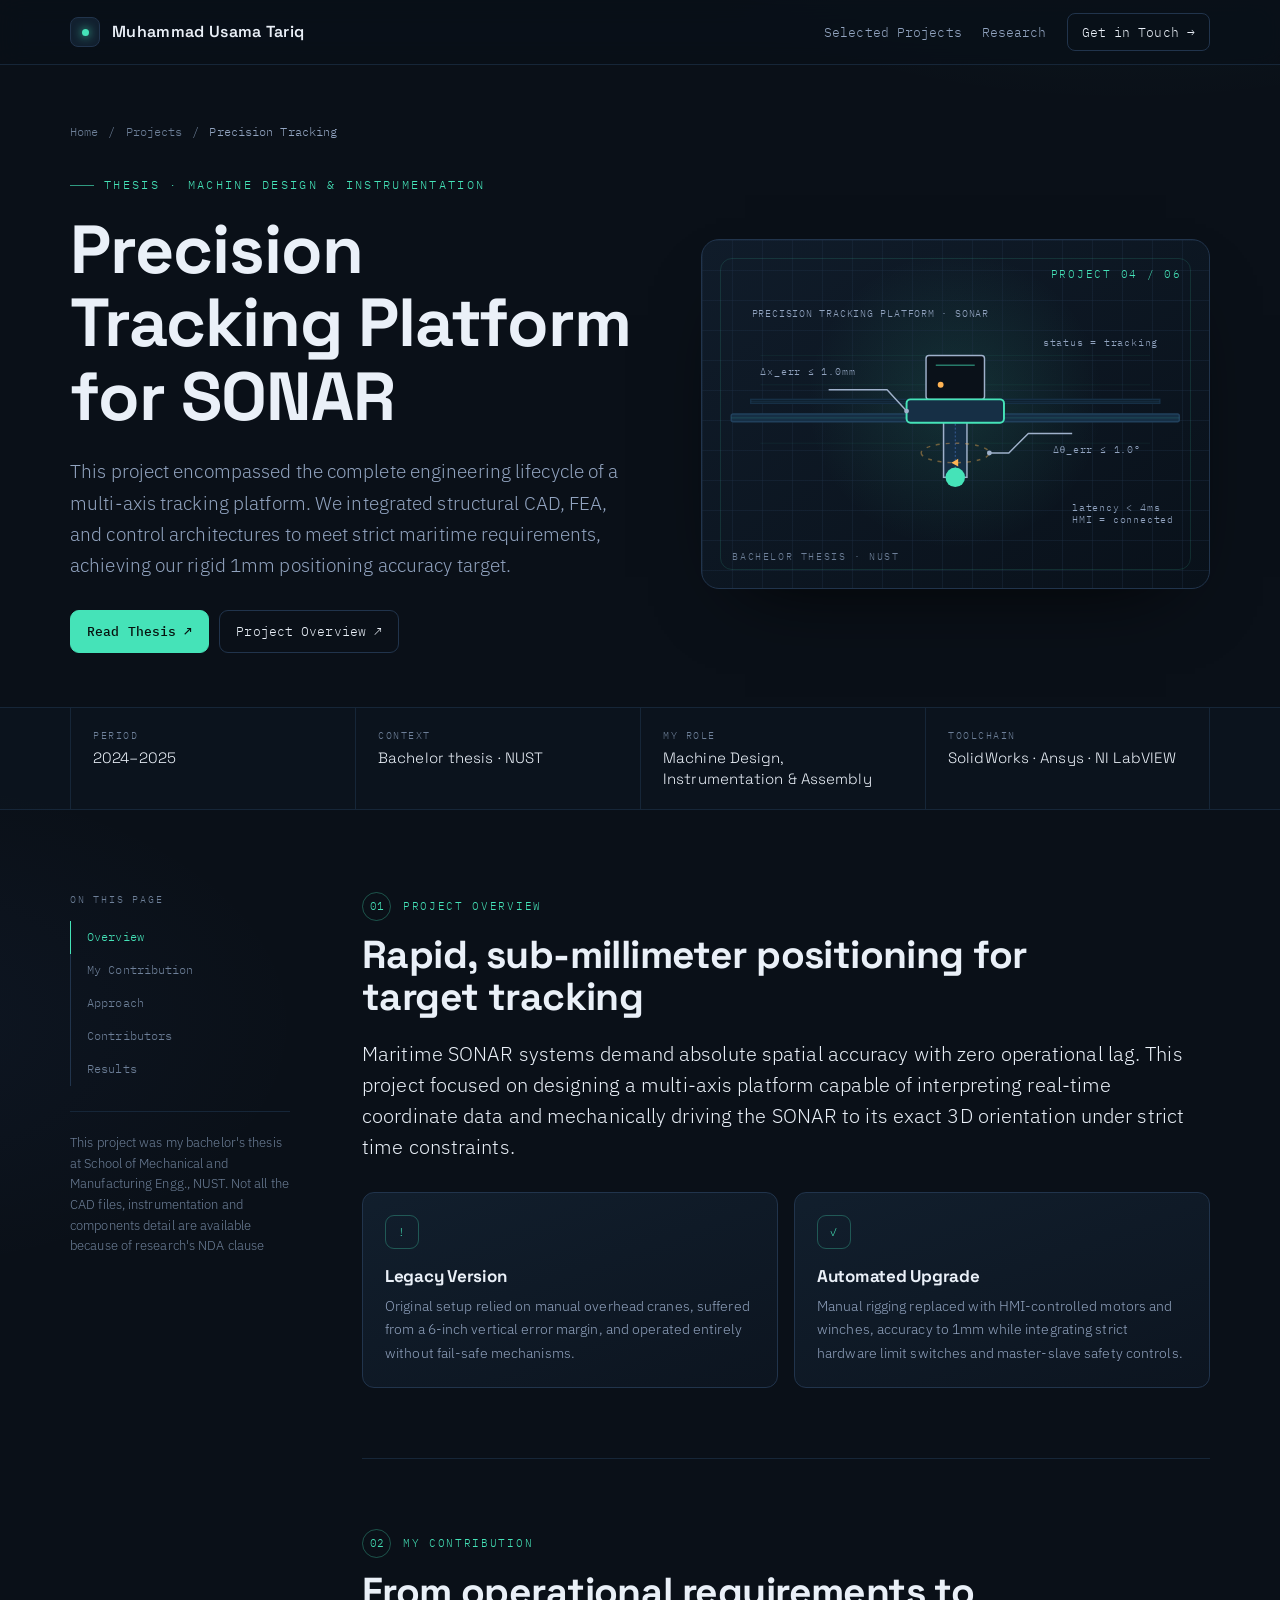
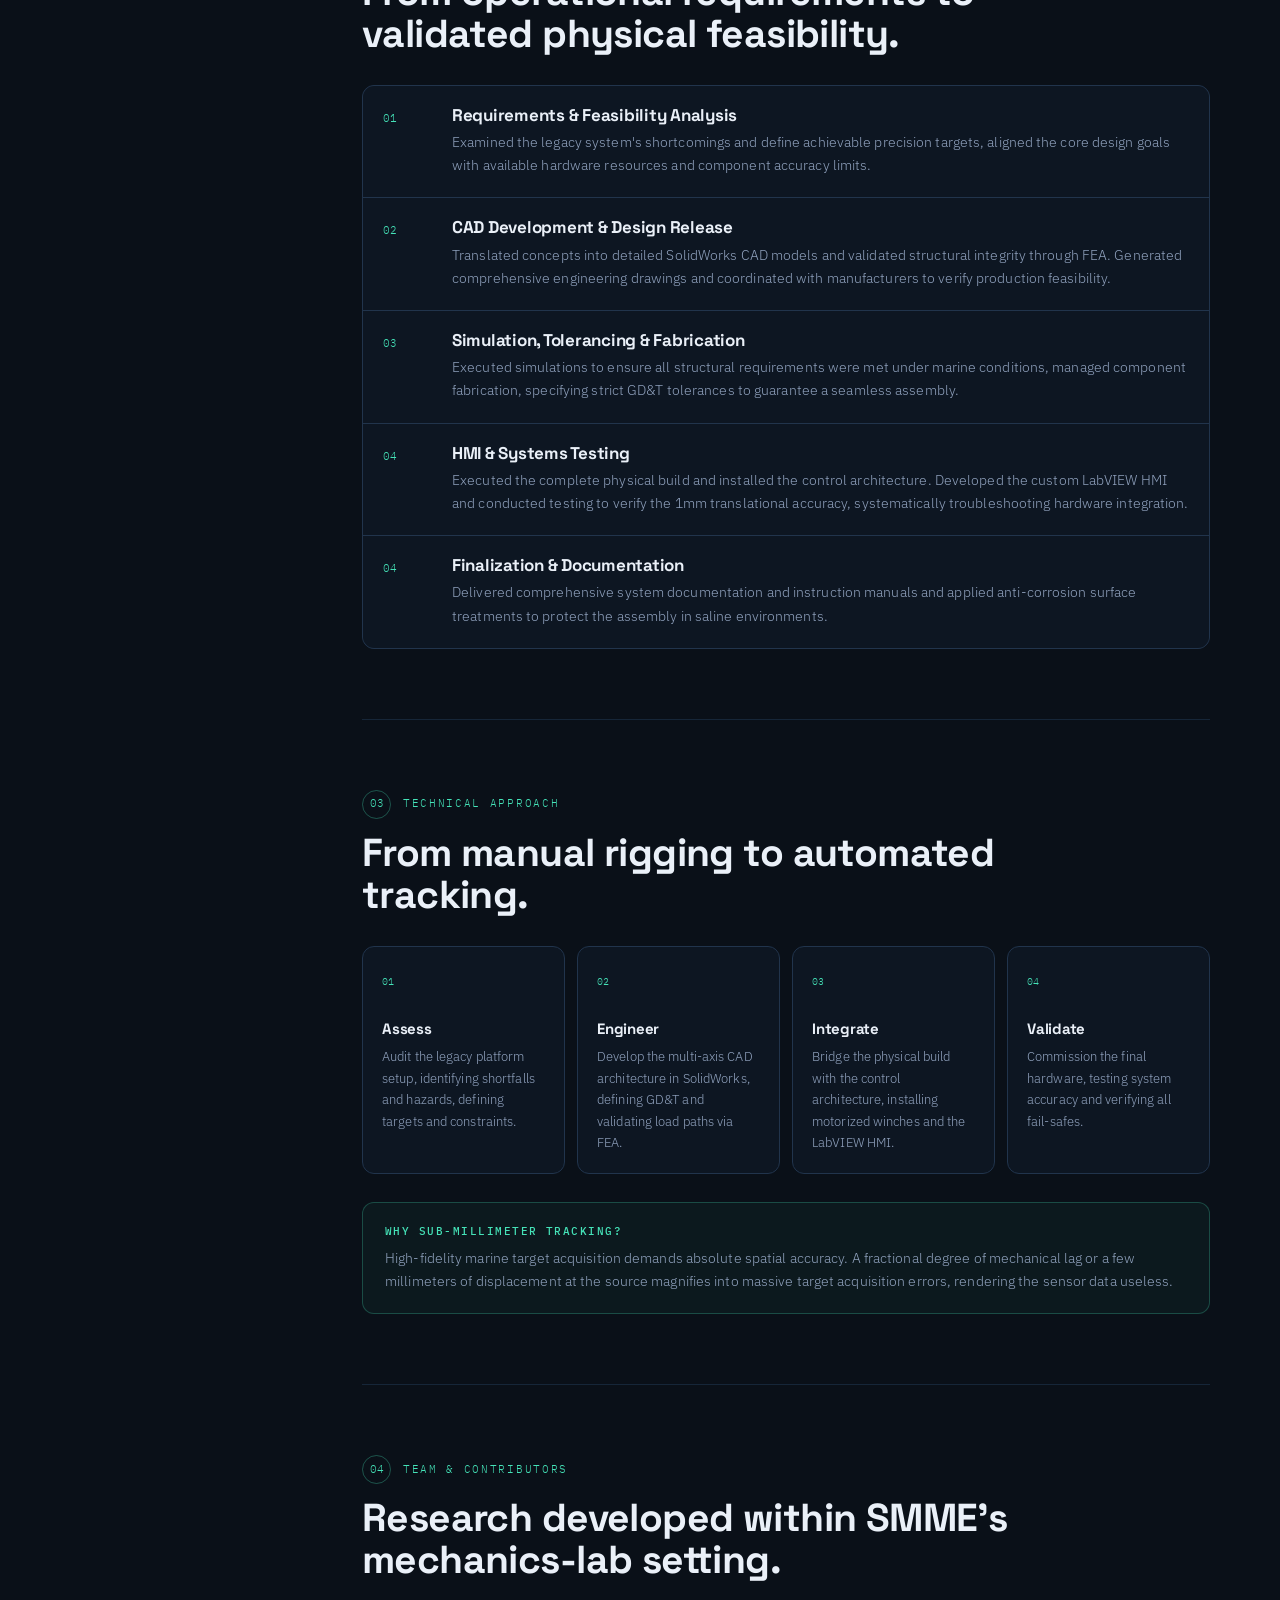
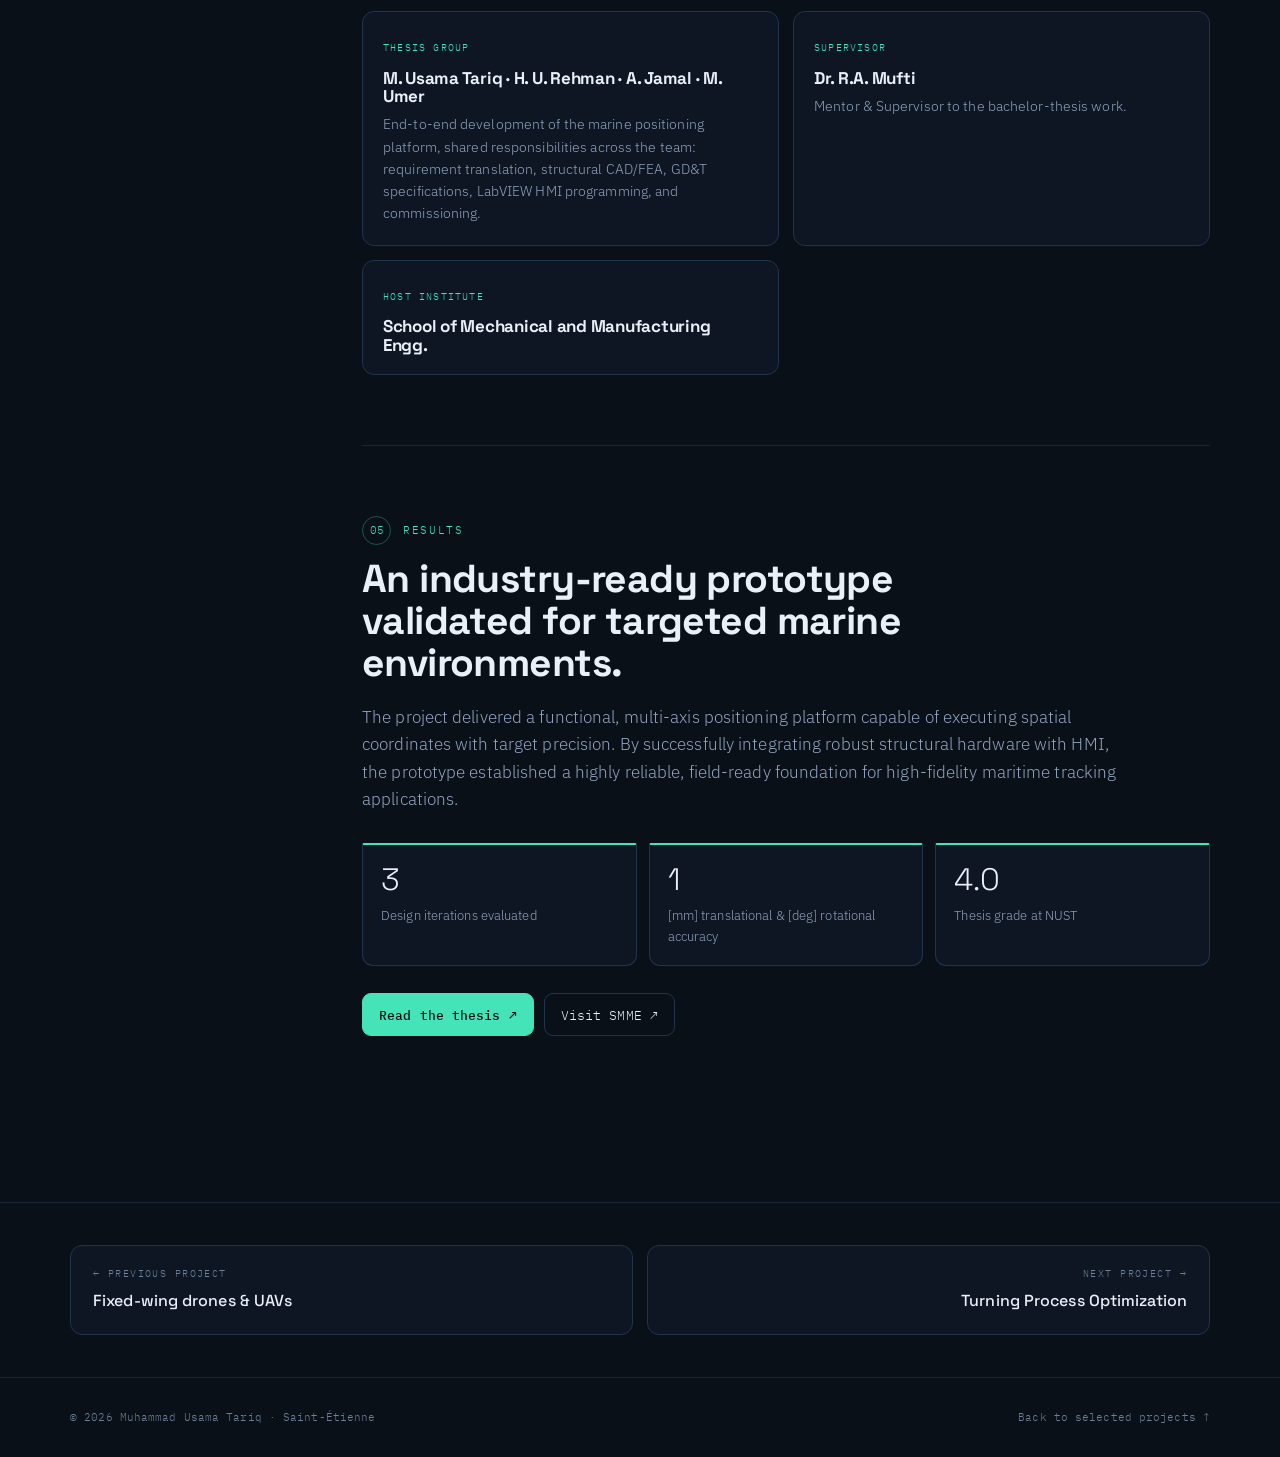
<file: projects/SONAR.html>
<!doctype html>
<html lang="en">
<head>
  <meta charset="utf-8">
  <meta name="viewport" content="width=device-width, initial-scale=1">
  <link rel="icon" type="image/png" sizes="32x32" href="../assets/favicon-96x96.png">
  <title>Precision Tracking platform — Muhammad Usama Tariq</title>
  <meta name="description" content="Observer-based actuator Precision Tracking for a quadrotor using Luenberger, Thau, EKF and UKF residual generators.">
  <meta property="og:title" content="Precision Tracking platform — Muhammad Usama Tariq">
  <meta property="og:description" content="A detailed look at the research problem, observer design, validation workflow and results.">
  <meta property="og:type" content="article">
  <link rel="preconnect" href="https://fonts.googleapis.com">
  <link rel="preconnect" href="https://fonts.gstatic.com" crossorigin>
  <link href="https://fonts.googleapis.com/css2?family=Space+Grotesk:wght@400;500;600;700&amp;family=IBM+Plex+Sans:wght@300;400;500;600&amp;family=IBM+Plex+Mono:wght@400;500&amp;display=swap" rel="stylesheet">
  <link rel="stylesheet" href="../assets/project-details.css">
</head>
<body>
  <div class="read-progress" aria-hidden="true"></div>
  <a class="skip" href="#project-story">Skip to project details</a>

  <header class="site-nav">
    <div class="wrap nav-inner">
      <a class="brand" href="../index.html" aria-label="Muhammad Usama Tariq — home">
        <span class="brand-mark"><span class="brand-dot"></span></span>
        <span>Muhammad Usama Tariq</span>
      </a>
      <nav class="nav-actions" aria-label="Project navigation">
        <a href="../index.html#work">Selected Projects</a>
        <a href="../index.html#research">Research</a>
        <a class="nav-contact" href="../index.html#contact">Get in Touch →</a>
      </nav>
    </div>
  </header>

  <main>
    <section class="project-hero">
      <div class="wrap">
        <div class="breadcrumb"><a href="../index.html">Home</a><span>/</span><a href="../index.html#work">Projects</a><span>/</span><span>Precision Tracking</span></div>
        <div class="hero-grid">
          <div class="reveal">
            <span class="eyebrow">THESIS · Machine Design &amp; Instrumentation</span>
            <h1>Precision Tracking Platform for SONAR</h1>
            <p class="hero-lede">This project encompassed the complete engineering lifecycle of a multi-axis tracking platform. We integrated structural CAD, FEA, and control architectures to meet strict maritime requirements, achieving our rigid 1mm positioning accuracy target.</p>
            <div class="hero-actions">
              <a class="button primary" href="../assets/documents/Thesis(Sensor Calibration and Testing).pdf
              " target="_blank" rel="noopener">Read Thesis ↗</a>
              <a class="button secondary" href="https://youtu.be/ZsGd9DfMhGQ?is=CrLSDlIMBVdgXeTP" target="_blank" rel="noopener">Project Overview ↗</a>
            </div>
          </div>
<div class="hero-visual reveal" data-label="BACHELOR THESIS · NUST">
  <span class="visual-index">PROJECT 04 / 06</span>
  
  <svg viewBox="0 -75 520 350" role="img" aria-label="Schematic of the SONAR Precision Tracking Platform">
    
    <!-- Sub-page Specific Label -->
    <text x="51" y="0" font-family="IBM Plex Mono,monospace" font-size="12" fill="#E7EEF8" letter-spacing=".06em">PRECISION TRACKING PLATFORM · SONAR</text>
    
    <!-- Top Right Status -->
    <text x="350" y="30" font-family="IBM Plex Mono,monospace" font-size="8" fill="#45E3B8">status = tracking</text>

    <!-- Bottom Right Static Metrics -->
    <text x="380" y="200" font-family="IBM Plex Mono,monospace" font-size="8" fill="#9fb1cb">latency &lt; 4ms</text>
    <text x="380" y="212" font-family="IBM Plex Mono,monospace" font-size="8" fill="#9fb1cb">HMI = connected</text>

    <!-- Background Grid -->
    <g stroke="rgba(69, 227, 184, 0.06)" stroke-width="1">
      <line x1="60" y1="40" x2="460" y2="40" />
      <line x1="60" y1="70" x2="460" y2="70" />
      <line x1="60" y1="100" x2="460" y2="100" />
      <line x1="60" y1="130" x2="460" y2="130" />
    </g>

    <!-- STATIC HARDWARE -->
    <rect x="50" y="85" width="420" height="4" fill="#0e1c2a" stroke="#162f45" stroke-width="1.5" />
    <line x1="50" y1="87" x2="470" y2="87" stroke="#21405c" stroke-width="0.5" />
    
    <rect x="30" y="100" width="460" height="8" rx="2" fill="#162f45" stroke="#21405c" stroke-width="1.5" />
    <line x1="30" y1="104" x2="490" y2="104" stroke="#45E3B8" stroke-width="0.5" opacity="0.3" />

    <!-- STATIC CARRIAGE & INSTRUMENTATION -->
    <g transform="translate(260, 0)">
      
      <!-- Z-Axis Actuation -->
      <g>
        <!-- Vertical Payload Mast -->
        <rect x="-12" y="90" width="24" height="75" fill="#162f45" stroke="#9fb1cb" stroke-width="1.5" />
        <line x1="0" y1="90" x2="0" y2="165" stroke="#5B8DEF" stroke-width="0.5" stroke-dasharray="2 2" />
        
        <!-- Solid Sonar Payload -->
        <circle cx="0" cy="165" r="10" fill="#45E3B8" />

        <!-- Rotational Indicator Track -->
        <path d="M -35,140 a 35,10 0 1,0 70,0 a 35,10 0 1,0 -70,0" fill="none" stroke="#FFB454" stroke-width="1.5" opacity="0.4" stroke-dasharray="4 6" />
        
        <!-- Static Arrowhead on track -->
        <polygon points="-3,-4 4,0 -3,4" fill="#FFB454" transform="translate(0, 150) rotate(180)" />

        <!-- Rotational Accuracy Callout -->
        <g>
          <polyline points="35,140 55,140 75,120 120,120" fill="none" stroke="#9fb1cb" stroke-width="1.5" stroke-linejoin="round" />
          <circle cx="35" cy="140" r="2.5" fill="#9fb1cb" />
          <text x="100" y="140" font-family="IBM Plex Mono,monospace" font-size="9" fill="#9fb1cb">∆θ_err ≤ 1.0°</text>
        </g>
      </g>

      <!-- Control/Instrumentation Box -->
      <rect x="-30" y="40" width="60" height="45" rx="3" fill="#0a1119" stroke="#9fb1cb" stroke-width="1.5" />
      <line x1="-20" y1="50" x2="20" y2="50" stroke="#45E3B8" stroke-width="1.5" opacity="0.5" />
      <circle cx="-15" cy="70" r="3" fill="#FFB454" />
      
      <!-- Main Sliding Base -->
      <rect x="-50" y="85" width="100" height="24" rx="4" fill="#162f45" stroke="#45E3B8" stroke-width="2" />
      
      <!-- Translational Accuracy Callout -->
      <g>
        <polyline points="-50,97 -70,75 -130,75" fill="none" stroke="#9fb1cb" stroke-width="1.5" stroke-linejoin="round" />
        <circle cx="-50" cy="97" r="2.5" fill="#9fb1cb" />
        <text x="-200" y="60" font-family="IBM Plex Mono,monospace" font-size="9" fill="#9fb1cb">∆x_err ≤ 1.0mm</text>
      </g>

    </g>
  </svg>
</div>
        </div>
      </div>
    </section>

    <div class="facts-bar">
      <div class="wrap facts">
        <div class="fact"><span class="fact-label">Period</span><span class="fact-value">2024–2025</span></div>
        <div class="fact"><span class="fact-label">Context</span><span class="fact-value">Bachelor thesis · NUST</span></div>
        <div class="fact"><span class="fact-label">My Role</span><span class="fact-value">Machine Design, Instrumentation &amp; Assembly</span></div>
        <div class="fact"><span class="fact-label">Toolchain</span><span class="fact-value">SolidWorks · Ansys · NI LabVIEW</span></div>
      </div>
    </div>

    <div class="project-main" id="project-story">
      <div class="wrap content-grid">
        <aside class="toc" aria-label="On this page">
          <div class="toc-label">On this page</div>
          <nav>
            <a href="#overview">Overview</a>
            <a href="#contribution">My Contribution</a>
            <a href="#approach">Approach</a>
            <a href="#team">Contributors</a>
            <a href="#results">Results</a>
          </nav>
          <p class="toc-note">This project was my bachelor's thesis at School of Mechanical and Manufacturing Engg., NUST. Not all the CAD files, instrumentation and components detail are available because of research's NDA clause</p>
        </aside>

        <article class="story">
          <section class="content-section reveal" id="overview">
            <div class="section-kicker"><span>01</span>Project overview</div>
            <h2>Rapid, sub-millimeter positioning for target tracking</h2>
            <p class="lead">Maritime SONAR systems demand absolute spatial accuracy with zero operational lag. This project focused on designing a multi-axis platform capable of interpreting real-time coordinate data and mechanically driving the SONAR to its exact 3D orientation under strict time constraints.</p>
            <div class="split">
              <div class="info-card"><div class="icon">!</div><h3>Legacy Version</h3><p>Original setup relied on manual overhead cranes, suffered from a 6-inch vertical error margin, and operated entirely without fail-safe mechanisms.</p></div>
              <div class="info-card"><div class="icon">✓</div><h3>Automated Upgrade</h3><p>Manual rigging replaced with HMI-controlled motors and winches, accuracy to 1mm while integrating strict hardware limit switches and master-slave safety controls.</p></div>
            </div>
          </section>

          <section class="content-section reveal" id="contribution">
            <div class="section-kicker"><span>02</span>My Contribution</div>
            <h2>From operational requirements to validated physical feasibility.</h2>
            <div class="responsibility-list">
              <div class="responsibility"><div class="num">01</div><div><h3>Requirements &amp; Feasibility Analysis</h3><p>Examined the legacy system's shortcomings and define achievable precision targets, aligned the core design goals with available hardware resources and component accuracy limits.</p></div></div>
              <div class="responsibility"><div class="num">02</div><div><h3>CAD Development &amp; Design Release</h3><p>Translated concepts into detailed SolidWorks CAD models and validated structural integrity through FEA. Generated comprehensive engineering drawings and coordinated with manufacturers to verify production feasibility.</p></div></div>
              <div class="responsibility"><div class="num">03</div><div><h3>Simulation, Tolerancing &amp; Fabrication</h3><p>Executed simulations to ensure all structural requirements were met under marine conditions, managed component fabrication, specifying strict GD&amp;T tolerances to guarantee a seamless assembly.</p></div></div>
              <div class="responsibility"><div class="num">04</div><div><h3>HMI &amp; Systems Testing</h3><p>Executed the complete physical build and installed the control architecture. Developed the custom LabVIEW HMI and conducted testing to verify the 1mm translational accuracy, systematically troubleshooting hardware integration.</p></div></div>
              <div class="responsibility"><div class="num">04</div><div><h3>Finalization &amp; Documentation</h3><p>Delivered comprehensive system documentation and instruction manuals and applied anti-corrosion surface treatments to protect the assembly in saline environments.</p></div></div>
            </div>
          </section>

          <section class="content-section reveal" id="approach">
            <div class="section-kicker"><span>03</span>Technical approach</div>
            <h2>From manual rigging to automated tracking.</h2>
            <div class="workflow">
              <div class="step"><h3>Assess</h3><p>Audit the legacy platform setup, identifying shortfalls and hazards, defining targets and constraints.</p></div>
              <div class="step"><h3>Engineer</h3><p>Develop the multi-axis CAD architecture in SolidWorks, defining GD&T and validating load paths via FEA.</p></div>
              <div class="step"><h3>Integrate</h3><p>Bridge the physical build with the control architecture, installing motorized winches and the LabVIEW HMI.</p></div>
              <div class="step"><h3>Validate</h3><p>Commission the final hardware, testing system accuracy and verifying all fail-safes.</p></div>
            </div>
            <div class="callout"><strong>Why sub-millimeter tracking?</strong>High-fidelity marine target acquisition demands absolute spatial accuracy. A fractional degree of mechanical lag or a few millimeters of displacement at the source magnifies into massive target acquisition errors, rendering the sensor data useless.</div>
          </section>

          <section class="content-section reveal" id="team">
            <div class="section-kicker"><span>04</span>Team &amp; contributors</div>
            <h2>Research developed within SMME’s mechanics-lab setting.</h2>
            <div class="people">
              <div class="person"><span class="person-label">Thesis Group</span><h3>M. Usama Tariq · H. U. Rehman · A. Jamal · M. Umer</h3><p>End-to-end development of the marine positioning platform, shared responsibilities across the team: requirement translation, structural CAD/FEA, GD&T specifications, LabVIEW HMI programming, and commissioning.</p></div>
              <div class="person"><span class="person-label">Supervisor</span><h3>Dr. R.A. Mufti</h3><p>Mentor &amp; Supervisor to the bachelor-thesis work.</p></div>
              <div class="person"><span class="person-label">Host institute</span><h3>School of Mechanical and Manufacturing Engg.</h3></div>
            </div>
          </section>

          <section class="content-section reveal" id="results">
            <div class="section-kicker"><span>05</span>Results</div>
            <h2>An industry-ready prototype validated for targeted marine environments.</h2>
            <p>The project delivered a functional, multi-axis positioning platform capable of executing spatial coordinates with target precision. By successfully integrating robust structural hardware with HMI, the prototype established a highly reliable, field-ready foundation for high-fidelity maritime tracking applications.</p>
            <div class="outcomes">
              <div class="outcome"><div class="outcome-value">3</div><div class="outcome-label">Design iterations evaluated</div></div>
              <div class="outcome"><div class="outcome-value">1</div><div class="outcome-label">[mm] translational &amp; [deg] rotational accuracy</div></div>
              <div class="outcome"><div class="outcome-value">4.0</div><div class="outcome-label">Thesis grade at NUST</div></div>
            </div>
            <div class="evidence">
              <a class="button primary" href="../assets/documents/Thesis(Sensor Calibration and Testing).pdf" target="_blank" rel="noopener">Read the thesis ↗</a>
              <a class="button secondary" href="https://smme.nust.edu.pk/" target="_blank" rel="noopener">Visit SMME ↗</a>
            </div>
          </section>
        </article>
      </div>
    </div>
  </main>

  <nav class="project-switcher" aria-label="Other projects">
    <div class="wrap">
      <a class="project-link" href="evtol-uavs.html"><span>← Previous project</span><strong>Fixed-wing drones & UAVs</strong></a>
      <a class="project-link next" href="turning.html"><span>Next project →</span><strong>Turning Process Optimization</strong></a>
    </div>
  </nav>
  <footer><div class="wrap foot-inner"><span>© <span data-year></span> Muhammad Usama Tariq · Saint-Étienne</span><a href="../index.html#work">Back to selected projects ↑</a></div></footer>
  <script src="../assets/project-details.js"></script>
</body>
</html>
</file>
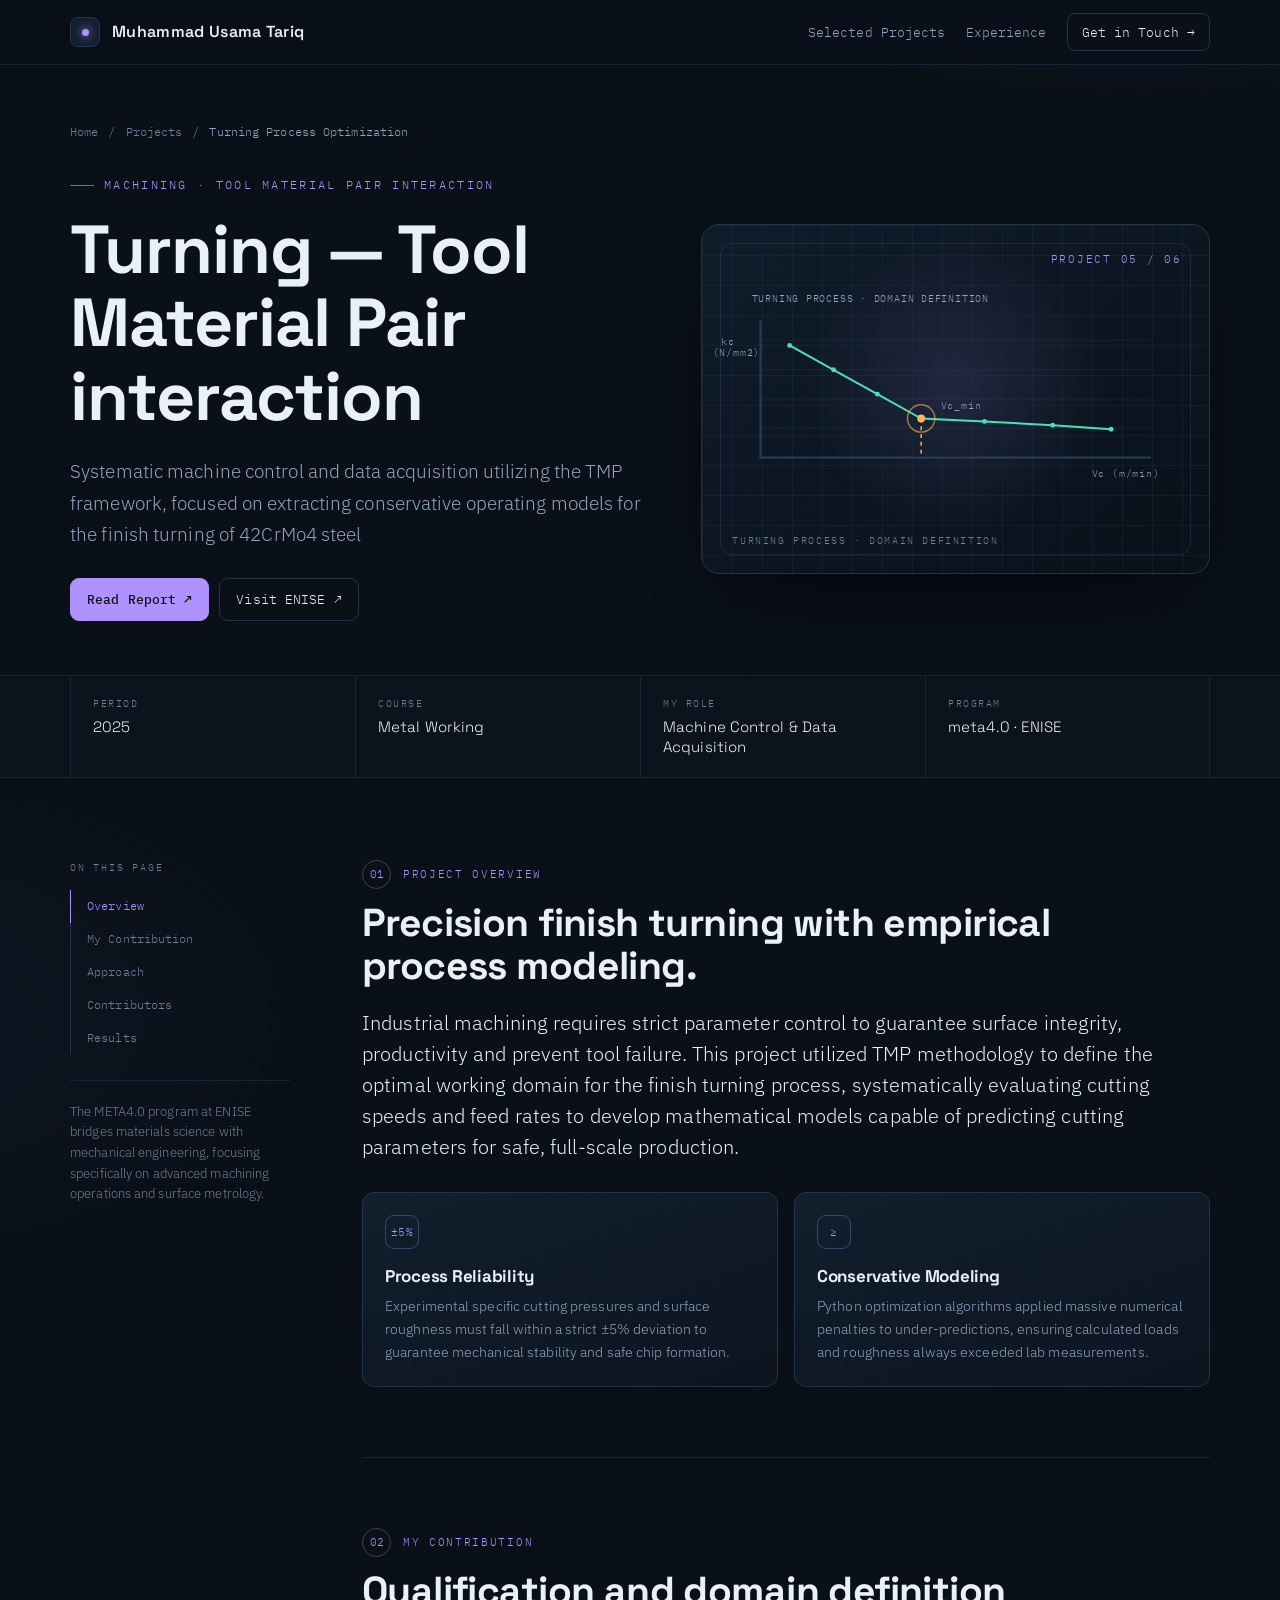
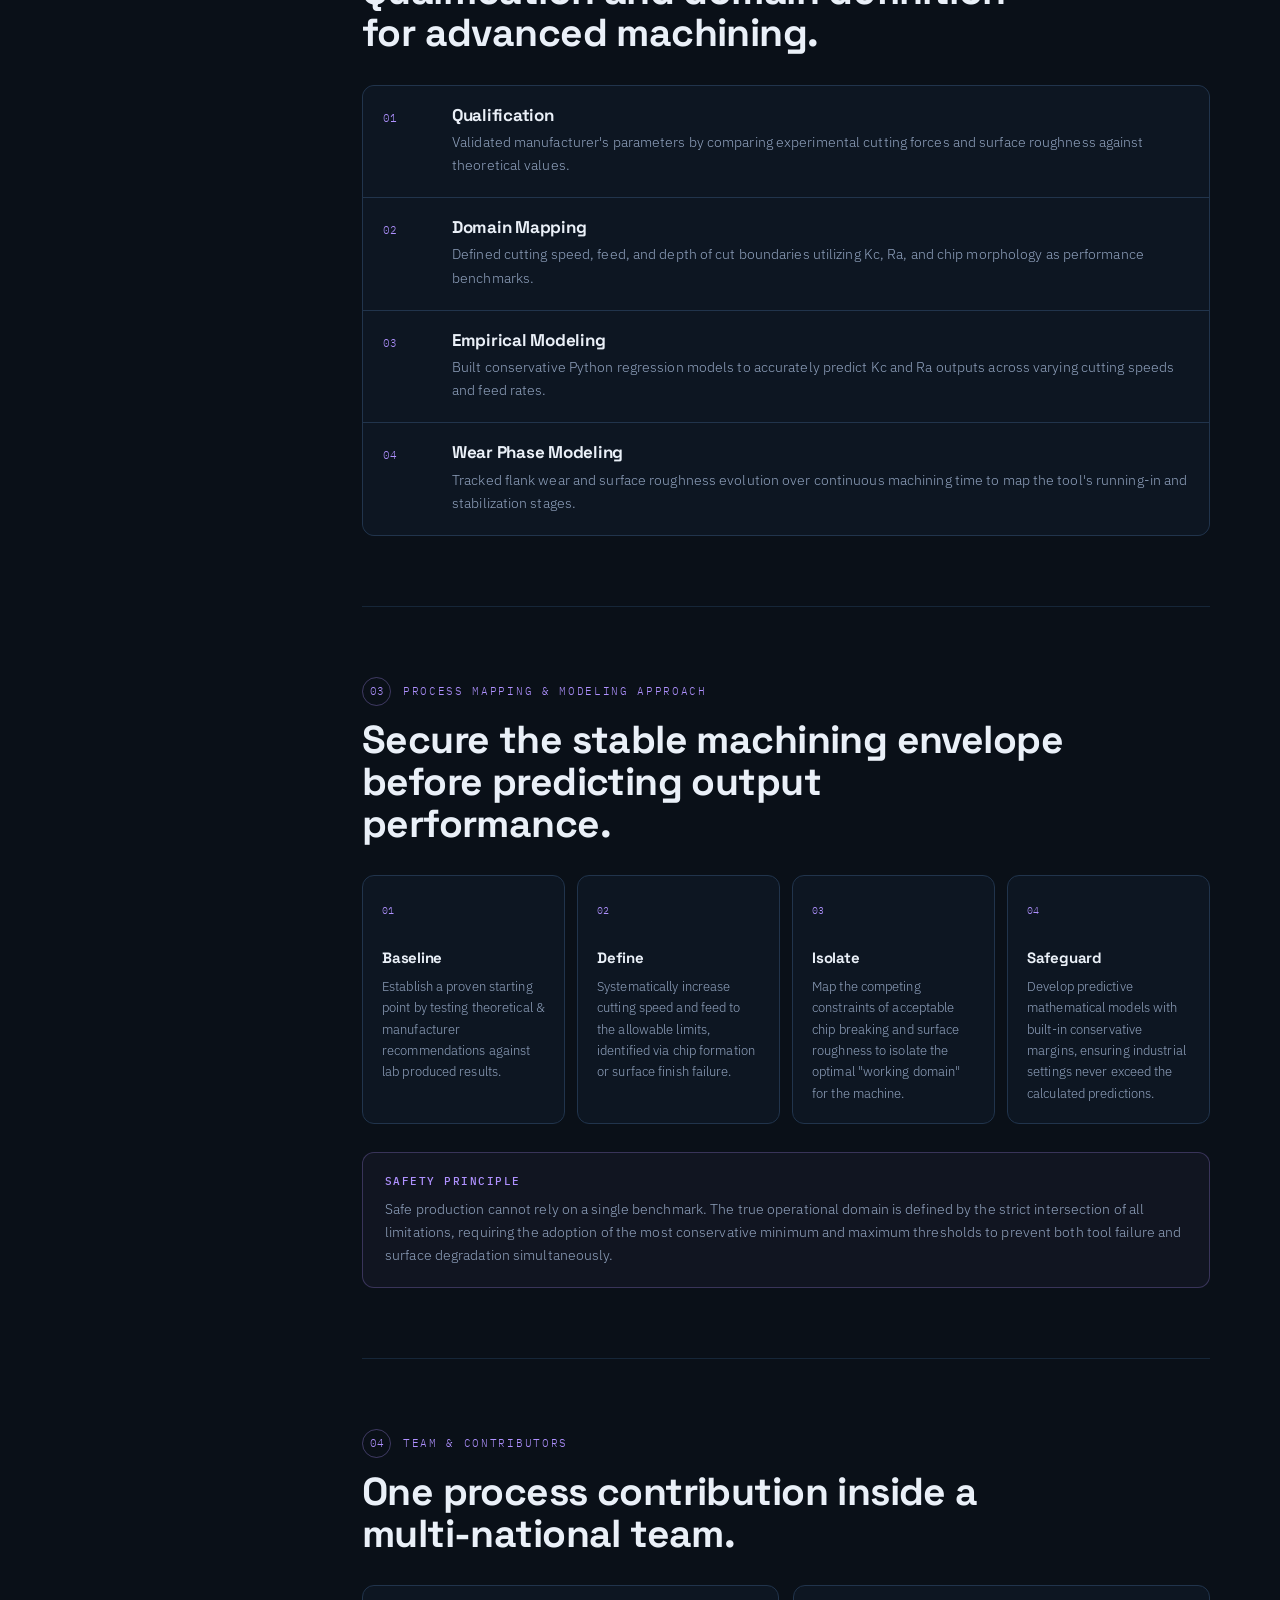
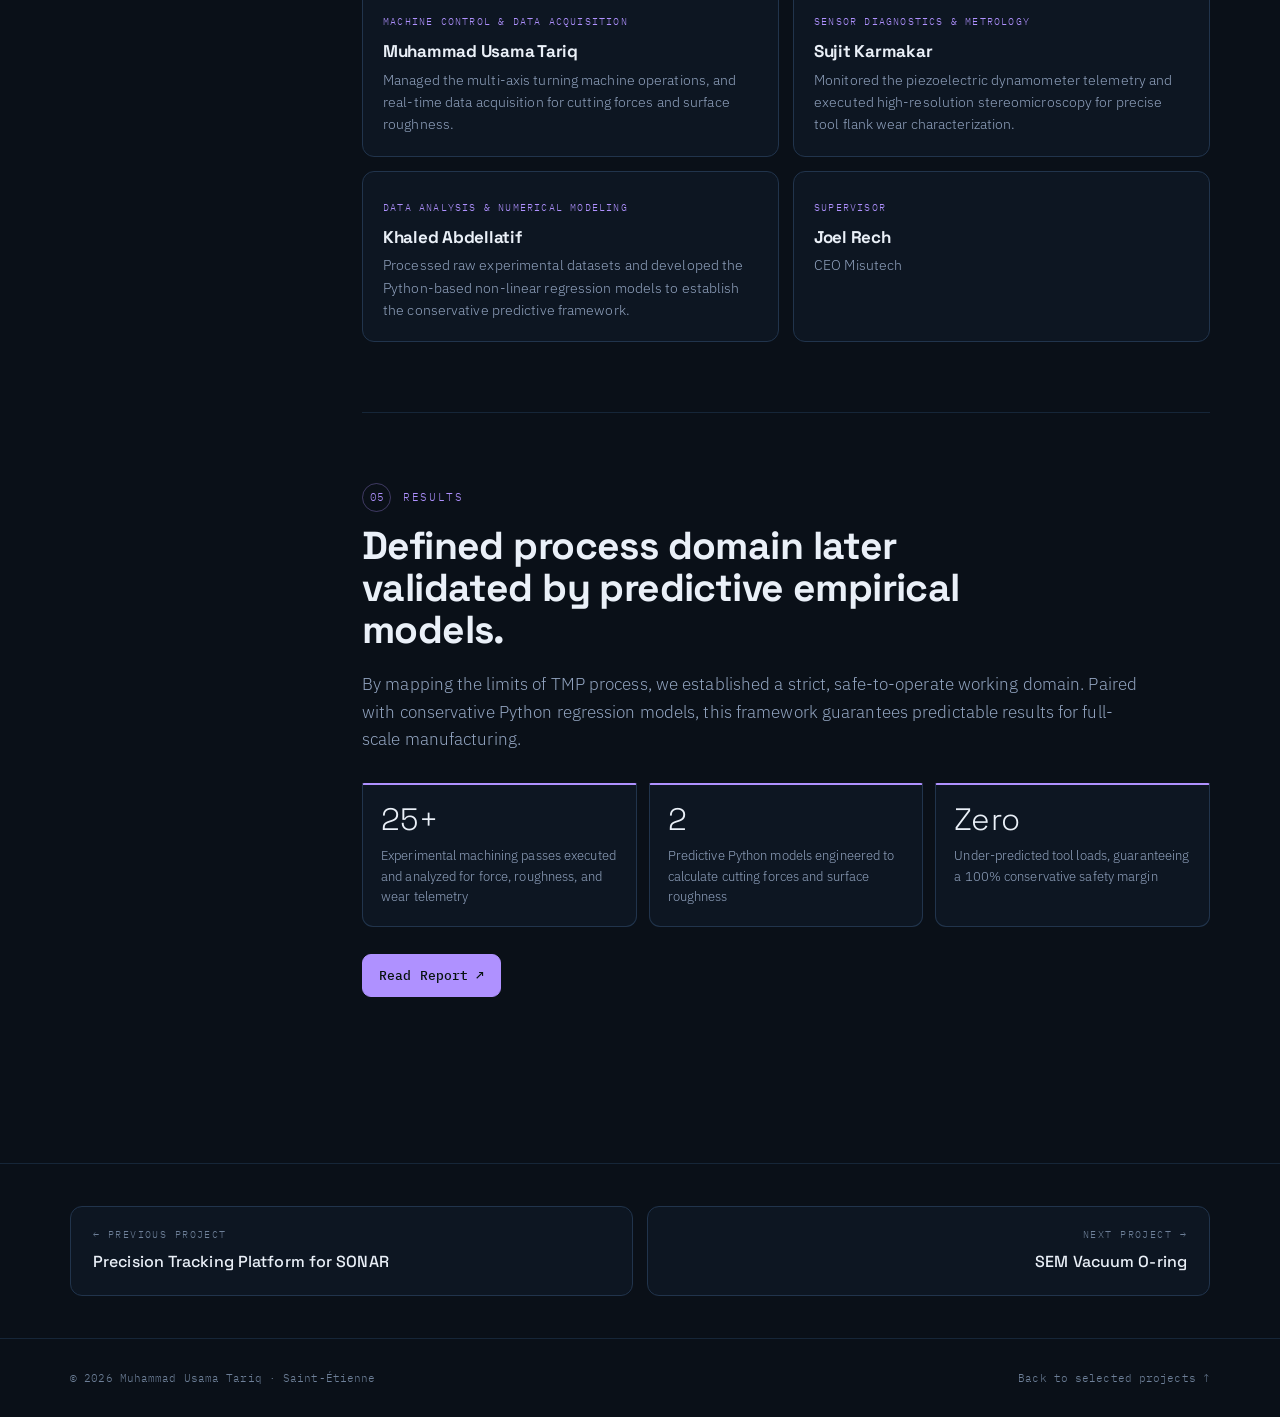
<file: projects/turning.html>
<!doctype html>
<html lang="en">
<head>
  <meta charset="utf-8">
  <meta name="viewport" content="width=device-width, initial-scale=1">
  <link rel="icon" type="image/png" sizes="32x32" href="../assets/favicon-96x96.png">
  <title>Turning Process Optimization · ENISE — Muhammad Usama Tariq</title>
  <meta name="description" content="Systematic machine control and data acquisition utilizing the TMP framework, focused on extracting conservative operating models for the finish turning of 42CrMo4 steel">
  <meta property="og:title" content="Turning · TMP — Muhammad Usama Tariq">
  <meta property="og:description" content="Control, flight-test and team contributions to an emergency-response eVTOL demonstrator.">
  <meta property="og:type" content="article">
  <link rel="preconnect" href="https://fonts.googleapis.com">
  <link rel="preconnect" href="https://fonts.gstatic.com" crossorigin>
  <link href="https://fonts.googleapis.com/css2?family=Space+Grotesk:wght@400;500;600;700&amp;family=IBM+Plex+Sans:wght@300;400;500;600&amp;family=IBM+Plex+Mono:wght@400;500&amp;display=swap" rel="stylesheet">
  <link rel="stylesheet" href="../assets/project-details.css">
</head>
<body data-theme="violet">
  <div class="read-progress" aria-hidden="true"></div>
  <a class="skip" href="#project-story">Skip to project details</a>
  <header class="site-nav">
    <div class="wrap nav-inner">
      <a class="brand" href="../index.html" aria-label="Muhammad Usama Tariq — home"><span class="brand-mark"><span class="brand-dot"></span></span><span>Muhammad Usama Tariq</span></a>
      <nav class="nav-actions" aria-label="Project navigation"><a href="../index.html#work">Selected Projects</a><a href="../index.html#experience">Experience</a><a class="nav-contact" href="../index.html#contact">Get in Touch →</a></nav>
    </div>
  </header>

  <main>
    <section class="project-hero">
      <div class="wrap">
        <div class="breadcrumb"><a href="../index.html">Home</a><span>/</span><a href="../index.html#work">Projects</a><span>/</span><span>Turning Process Optimization</span></div>
        <div class="hero-grid">
          <div class="reveal">
            <span class="eyebrow">Machining · Tool Material Pair interaction</span>
            <h1>Turning — Tool Material Pair interaction</h1>
            <p class="hero-lede">Systematic machine control and data acquisition utilizing the TMP framework, focused on extracting conservative operating models for the finish turning of 42CrMo4 steel</p>
            <div class="hero-actions">
              <a class="button primary" href="../assets/documents/MWP_TP1_ABDELLATIF_Finish_Turning.pdf" target="_blank" rel="noopener">Read Report ↗</a>
              <a class="button secondary" href="https://enise.ec-lyon.fr/" target="_blank" rel="noopener">Visit ENISE ↗</a>
            </div>
          </div>
  <div class="hero-visual reveal" data-label="Turning Process · Domain Definition">
  <span class="visual-index">PROJECT 05 / 06</span>
  
  <svg viewBox="0 -75 520 350" role="img" aria-label="Graph showing Turning Process Optimization">
    
    <!-- Sub-page Specific Label -->
    <text x="51" y="0" font-family="IBM Plex Mono,monospace" font-size="12" fill="#E7EEF8" letter-spacing=".06em">TURNING PROCESS · DOMAIN DEFINITION</text>
    
    <!-- Axis Labels -->
    <text x="400" y="180" font-family="IBM Plex Mono,monospace" font-size="9" fill="#9fb1cb">Vc (m/min)</text>
    <text x="20" y="45" font-family="IBM Plex Mono,monospace" font-size="9" fill="#9fb1cb">kc</text>
    <text x="11" y="56" font-family="IBM Plex Mono,monospace" font-size="9" fill="#9fb1cb">(N/mm2)</text>

    <!-- Background Grid -->
    <g stroke="rgba(69, 227, 184, 0.08)" stroke-width="1">
      <line x1="60" y1="40" x2="460" y2="40" />
      <line x1="60" y1="70" x2="460" y2="70" />
      <line x1="60" y1="100" x2="460" y2="100" />
      <line x1="60" y1="130" x2="460" y2="130" />
    </g>

    <!-- Graph Axes -->
    <line x1="60" y1="160" x2="460" y2="160" stroke="#21405c" stroke-width="2" stroke-linecap="round" />
    <line x1="60" y1="20" x2="60" y2="160" stroke="#21405c" stroke-width="2" stroke-linecap="round" />

    <!-- The Data Plot (Fully Drawn) -->
    <polyline points="420,131 360,127 290,123 225,120 180,95 135,70 90,45" stroke="#45E3B8" stroke-width="2" stroke-linecap="round" stroke-linejoin="round" fill="none" />
    
    <!-- Static Data Points -->
    <g fill="#45E3B8"> 
      <circle cx="420" cy="131" r="2.5" />
      <circle cx="360" cy="127" r="2.5" />
      <circle cx="290" cy="123" r="2.5" />
      <circle cx="180" cy="95" r="2.5" />
      <circle cx="135" cy="70" r="2.5" />
      <circle cx="90" cy="45" r="2.5" />
    </g>

    <!-- Vc_min Threshold Highlights (Fully Visible) -->
    <line x1="225" y1="120" x2="225" y2="160" stroke="#FFB454" stroke-width="1.5" stroke-dasharray="4 4" />
    <circle cx="225" cy="120" r="4" fill="#FFB454" />
    <circle cx="225" cy="120" r="14" stroke="#FFB454" stroke-width="1.5" fill="none" opacity="0.6" />
    <text x="245" y="110" font-family="IBM Plex Mono,monospace" font-size="9" fill="#9fb1cb">Vc_min</text>
  </svg>
</div>
        </div>
      </div>
    </section>

    <div class="facts-bar"><div class="wrap facts">
      <div class="fact"><span class="fact-label">Period</span><span class="fact-value">2025</span></div>
      <div class="fact"><span class="fact-label">Course</span><span class="fact-value">Metal Working</span></div>
      <div class="fact"><span class="fact-label">My role</span><span class="fact-value">Machine Control &amp; Data Acquisition</span></div>
      <div class="fact"><span class="fact-label">Program</span><span class="fact-value">meta4.0 · ENISE</span></div>
    </div></div>

    <div class="project-main" id="project-story">
      <div class="wrap content-grid">
        <aside class="toc" aria-label="On this page">
          <div class="toc-label">On this page</div>
          <nav><a href="#overview">Overview</a><a href="#contribution">My Contribution</a><a href="#approach">Approach</a><a href="#team">Contributors</a><a href="#results">Results</a></nav>
          <p class="toc-note">The META4.0 program at ENISE bridges materials science with mechanical engineering, focusing specifically on advanced machining operations and surface metrology.</p>
        </aside>

        <article class="story">
          <section class="content-section reveal" id="overview">
            <div class="section-kicker"><span>01</span>Project overview</div>
            <h2>Precision finish turning with empirical process modeling.</h2>
            <p class="lead">Industrial machining requires strict parameter control to guarantee surface integrity, productivity and prevent tool failure. This project utilized TMP methodology to define the optimal working domain for the finish turning process, systematically evaluating cutting speeds and feed rates to develop mathematical models capable of predicting cutting parameters for safe, full-scale production.</p>
            <div class="split">
              <div class="info-card"><div class="icon">±5%</div><h3>Process Reliability</h3><p>Experimental specific cutting pressures and surface roughness must fall within a strict ±5% deviation to guarantee mechanical stability and safe chip formation.</p></div>
              <div class="info-card"><div class="icon">≥</div><h3>Conservative Modeling</h3><p>Python optimization algorithms applied massive numerical penalties to under-predictions, ensuring calculated loads and roughness always exceeded lab measurements.</p></div>
            </div>
          </section>

          <section class="content-section reveal" id="contribution">
            <div class="section-kicker"><span>02</span>My Contribution</div>
            <h2>Qualification and domain definition for advanced machining.</h2>
            <div class="responsibility-list">
              <div class="responsibility"><div class="num">01</div><div><h3>Qualification</h3><p>Validated manufacturer's parameters by comparing experimental cutting forces and surface roughness against theoretical values.</p></div></div>
              <div class="responsibility"><div class="num">02</div><div><h3>Domain Mapping</h3><p>Defined cutting speed, feed, and depth of cut boundaries utilizing Kc, Ra, and chip morphology as performance benchmarks.</p></div></div>
              <div class="responsibility"><div class="num">03</div><div><h3>Empirical Modeling</h3><p>Built conservative Python regression models to accurately predict Kc and Ra outputs across varying cutting speeds and feed rates.</p></div></div>
              <div class="responsibility"><div class="num">04</div><div><h3>Wear Phase Modeling</h3><p>Tracked flank wear and surface roughness evolution over continuous machining time to map the tool's running-in and stabilization stages.</p></div></div>
            </div>
          </section>

          <section class="content-section reveal" id="approach">
            <div class="section-kicker"><span>03</span>Process mapping &amp; modeling approach</div>
            <h2>Secure the stable machining envelope before predicting output performance.</h2>
            <div class="workflow">
              <div class="step"><h3>Baseline</h3><p>Establish a proven starting point by testing theoretical &amp; manufacturer recommendations against lab produced results.</p></div>
              <div class="step"><h3>Define</h3><p>Systematically increase cutting speed and feed to the allowable limits, identified via chip formation or surface finish failure.</p></div>
              <div class="step"><h3>Isolate</h3><p>Map the competing constraints of acceptable chip breaking and surface roughness to isolate the optimal "working domain" for the machine.</p></div>
              <div class="step"><h3>Safeguard</h3><p>Develop predictive mathematical models with built-in conservative margins, ensuring industrial settings never exceed the calculated predictions.</p></div>
            </div>
            <div class="callout"><strong>Safety principle</strong>Safe production cannot rely on a single benchmark. The true operational domain is defined by the strict intersection of all limitations, requiring the adoption of the most conservative minimum and maximum thresholds to prevent both tool failure and surface degradation simultaneously.</div>
          </section>

          <section class="content-section reveal" id="team">
            <div class="section-kicker"><span>04</span>Team &amp; contributors</div>
            <h2>One process contribution inside a multi-national team.</h2>
            <div class="people">
              <div class="person"><span class="person-label">Machine Control &amp; Data Acquisition</span><h3>Muhammad Usama Tariq</h3><p>Managed the multi-axis turning machine operations, and real-time data acquisition for cutting forces and surface roughness.</p></div>
              <div class="person"><span class="person-label">Sensor Diagnostics &amp; Metrology</span><h3>Sujit Karmakar</h3><p>Monitored the piezoelectric dynamometer telemetry and executed high-resolution stereomicroscopy for precise tool flank wear characterization.</p></div>
              <div class="person"><span class="person-label">Data Analysis &amp; Numerical Modeling</span><h3>Khaled Abdellatif</h3><p>Processed raw experimental datasets and developed the Python-based non-linear regression models to establish the conservative predictive framework.</p></div>
              <div class="person"><span class="person-label">Supervisor</span><h3>Joel Rech</h3><p>CEO Misutech</p></div>

            </div>
          </section>

          <section class="content-section reveal" id="results">
            <div class="section-kicker"><span>05</span>Results</div>
            <h2>Defined process domain later validated by predictive empirical models.</h2>
            <p>By mapping the limits of TMP process, we established a strict, safe-to-operate working domain. Paired with conservative Python regression models, this framework guarantees predictable results for full-scale manufacturing.</p>
            <div class="outcomes">
              <div class="outcome"><div class="outcome-value">25+</div><div class="outcome-label">Experimental machining passes executed and analyzed for force, roughness, and wear telemetry</div></div>
              <div class="outcome"><div class="outcome-value">2</div><div class="outcome-label">Predictive Python models engineered to calculate cutting forces and surface roughness</div></div>
              <div class="outcome"><div class="outcome-value">Zero</div><div class="outcome-label">Under-predicted tool loads, guaranteeing a 100% conservative safety margin</div></div>
              
            </div>
            <div class="evidence">
              <a class="button primary" href="../assets/documents/MWP_TP1_ABDELLATIF_Finish_Turning.pdf" target="_blank" rel="noopener">Read Report ↗</a>
            </div>
          </section>
        </article>
      </div>
    </div>
  </main>

  <nav class="project-switcher" aria-label="Other projects"><div class="wrap">
    <a class="project-link" href="SONAR.html"><span>← Previous project</span><strong>Precision Tracking Platform for SONAR</strong></a>
    <a class="project-link next" href="SEM-Oring.html"><span>Next project →</span><strong>SEM Vacuum O-ring</strong></a>
  </div></nav>
  <footer><div class="wrap foot-inner"><span>© <span data-year></span> Muhammad Usama Tariq · Saint-Étienne</span><a href="../index.html#work">Back to selected projects ↑</a></div></footer>
  <script src="../assets/project-details.js"></script>
</body>
</html>
</file>
<file: assets/my-story.css>
<<<<<<< HEAD
:root {
  --ink: #0a1018;
  --ink-1: #0d1622;
  --ink-2: #12202f;
  --line: #21344c;
  --line-soft: #162638;
  --text: #eaf0f8;
  --muted: #99a9bd;
  --muted-2: #718197;
  --signal: #45e3b8;
  --warm: #d9ad72;
  --paper: #f0e7d8;
  --maxw: 1140px;
}

* { box-sizing: border-box; }
html { scroll-behavior: smooth; }
body {
  margin: 0;
  overflow-x: hidden;
  color: var(--text);
  background:
    radial-gradient(900px 500px at 100% 3%, rgba(217, 173, 114, .06), transparent 62%),
    radial-gradient(1000px 650px at -15% 30%, rgba(69, 227, 184, .04), transparent 60%),
    var(--ink);
  font-family: "IBM Plex Sans", system-ui, sans-serif;
  font-weight: 300;
  line-height: 1.72;
  -webkit-font-smoothing: antialiased;
}

img { display: block; max-width: 100%; }
a { color: inherit; text-decoration: none; }
.wrap { width: min(calc(100% - 56px), var(--maxw)); margin-inline: auto; }

.skip {
  position: fixed;
  z-index: 300;
  top: 10px;
  left: -999px;
  padding: 9px 14px;
  border-radius: 8px;
  color: #04130d;
  background: var(--signal);
  font-weight: 600;
}
.skip:focus { left: 12px; }
:focus-visible { outline: 2px solid var(--signal); outline-offset: 4px; }

.read-progress {
  position: fixed;
  z-index: 250;
  inset: 0 auto auto 0;
  width: 100%;
  height: 2px;
  background: var(--signal);
  box-shadow: 0 0 12px rgba(69, 227, 184, .7);
  transform: scaleX(0);
  transform-origin: left;
}

.site-nav {
  position: sticky;
  z-index: 100;
  top: 0;
  border-bottom: 1px solid var(--line-soft);
  background: rgba(10, 16, 24, .78);
  backdrop-filter: saturate(140%) blur(12px);
}
.nav-inner {
  display: flex;
  min-height: 64px;
  align-items: center;
  justify-content: space-between;
  gap: 30px;
}
.brand {
  display: inline-flex;
  align-items: center;
  gap: 12px;
  font: 600 15px/1 "Space Grotesk", sans-serif;
  letter-spacing: .02em;
}
.brand-mark {
  display: grid;
  width: 30px;
  height: 30px;
  place-items: center;
  border: 1px solid var(--line);
  border-radius: 8px;
  background: var(--ink-2);
}
.brand-dot {
  width: 7px;
  height: 7px;
  border-radius: 50%;
  background: var(--signal);
  box-shadow: 0 0 10px var(--signal);
}
.nav-actions { display: flex; align-items: center; gap: 28px; }
.nav-actions a {
  color: var(--muted);
  font: 400 12.5px/1 "IBM Plex Mono", monospace;
  transition: color .2s, border-color .2s;
}
.nav-actions a:hover { color: var(--text); }
.nav-actions .nav-contact {
  padding: 9px 15px;
  border: 1px solid var(--line);
  border-radius: 9px;
  color: var(--text);
}
.nav-actions .nav-contact:hover { color: var(--signal); border-color: var(--signal); }

.hero {
  position: relative;
  min-height: calc(100vh - 64px);
  min-height: calc(100svh - 64px);
  padding: clamp(76px, 11vw, 142px) 0 88px;
  overflow: hidden;
}
.hero-copy {
  position: relative;
  z-index: 2;
  pointer-events: none;
}
.hero-label,
.chapter-marker,
.closing-kicker {
  color: var(--signal);
  font: 400 11px/1.3 "IBM Plex Mono", monospace;
  letter-spacing: .19em;
  text-transform: uppercase;
}
.hero-label::before {
  display: inline-block;
  width: 28px;
  height: 1px;
  margin-right: 12px;
  vertical-align: middle;
  background: currentColor;
  content: "";
}
.hero h1 {
  max-width: 820px;
  margin: 25px 0 0;
  font: 400 clamp(52px, 8.3vw, 95px)/.92 "DM Serif Display", serif;
  letter-spacing: -.035em;
}
.hero h1 em { color: var(--warm); font-weight: 400; }
.mobile-to,
.mobile-break { display: none; }
.hero-lede {
  max-width: 600px;
  margin: 34px 0 0;
  color: #c2cddd;
  font-size: clamp(17px, 1.7vw, 21px);
  line-height: 1.62;
}
.route {
  display: flex;
  max-width: 720px;
  align-items: center;
  gap: 11px;
  margin-top: 38px;
  color: var(--muted);
  font: 400 11px/1.2 "IBM Plex Mono", monospace;
  letter-spacing: .08em;
  text-transform: uppercase;
}
.route i { width: clamp(12px, 3vw, 36px); height: 1px; background: var(--line); }
.route > span,
.route > i { flex: 0 0 auto; }
.route-future {
  display: inline-flex;
  align-items: center;
  gap: 11px;
}
.route .route-future-line {
  height: 1px;
  background: repeating-linear-gradient(90deg, rgba(69, 227, 184, .8) 0 4px, transparent 4px 8px);
}
.route-goal {
  position: relative;
  display: inline-flex;
  min-width: 64px;
  align-items: center;
  justify-content: center;
  padding: 7px 13px;
  border: 1px solid rgba(69, 227, 184, .55);
  border-radius: 999px;
  color: var(--signal);
  background: rgba(69, 227, 184, .08);
  box-shadow: 0 0 0 3px rgba(69, 227, 184, .035), 0 0 18px rgba(69, 227, 184, .12);
  animation: goal-pulse 3.2s ease-in-out infinite;
}
.route-goal::before {
  width: 5px;
  height: 5px;
  margin-right: 7px;
  border-radius: 50%;
  background: currentColor;
  box-shadow: 0 0 8px currentColor;
  content: "";
}
.route-goal small {
  position: absolute;
  bottom: calc(100% + 6px);
  left: 50%;
  color: var(--warm);
  font: 500 8px/1 "IBM Plex Mono", monospace;
  letter-spacing: .13em;
  white-space: nowrap;
  transform: translateX(-50%);
}
.route-goal strong {
  font: 500 11px/1 "IBM Plex Mono", monospace;
  letter-spacing: .13em;
}
@keyframes goal-pulse {
  0%, 100% { border-color: rgba(69, 227, 184, .45); box-shadow: 0 0 0 3px rgba(69, 227, 184, .025), 0 0 14px rgba(69, 227, 184, .08); }
  50% { border-color: rgba(69, 227, 184, .8); box-shadow: 0 0 0 4px rgba(69, 227, 184, .055), 0 0 24px rgba(69, 227, 184, .2); }
}
.hero-image {
  position: absolute;
  z-index: 1;
  top: 0;
  right: 0;
  width: min(49vw, 680px);
  height: 100%;
  margin: 0;
  overflow: hidden;
}
.hero-image::after {
  position: absolute;
  inset: 0;
  background:
    linear-gradient(90deg, var(--ink) 0%, rgba(10, 16, 24, .7) 13%, transparent 48%),
    linear-gradient(0deg, var(--ink) 0%, transparent 20%);
  content: "";
}
.hero-image img {
  width: 100%;
  height: 100%;
  object-fit: contain;
  object-position: right center;
}
.hero-image figcaption {
  position: absolute;
  z-index: 2;
  right: 30px;
  bottom: 26px;
  color: rgba(255, 255, 255, .72);
  font: 400 10px/1.4 "IBM Plex Mono", monospace;
  letter-spacing: .08em;
}
.hero-image figcaption span { margin-right: 10px; color: var(--signal); }
.scroll-cue {
  position: absolute;
  z-index: 4;
  bottom: 30px;
  left: 50%;
  display: inline-flex;
  align-items: center;
  gap: 12px;
  color: var(--muted-2);
  font: 400 10px/1 "IBM Plex Mono", monospace;
  letter-spacing: .14em;
  text-transform: uppercase;
  transform: translateX(-50%);
}
.scroll-cue span { color: var(--signal); animation: nudge 1.8s ease-in-out infinite; }
@keyframes nudge { 50% { transform: translateY(5px); } }

.story { border-top: 1px solid var(--line-soft); }
.chapter {
  width: min(calc(100% - 56px), var(--maxw));
  margin-inline: auto;
  padding: clamp(88px, 11vw, 150px) 0;
  border-bottom: 1px solid var(--line-soft);
}
.text-chapter {
  display: grid;
  max-width: 880px;
  grid-template-columns: 180px 1fr;
  gap: 40px;
}
.chapter-marker { padding-top: 9px; }
.chapter-marker span {
  display: block;
  margin-bottom: 9px;
  color: var(--warm);
  font: 400 30px/1 "DM Serif Display", serif;
  letter-spacing: 0;
}
.chapter-marker small { font: inherit; }
.chapter-copy { max-width: 620px; }
.chapter-copy p {
  margin: 0 0 20px;
  color: var(--muted);
  font-size: 16.5px;
}
.chapter-copy p:last-child { margin-bottom: 0; }
.chapter-copy .opening {
  margin-bottom: 24px;
  color: var(--paper);
  font: 400 clamp(27px, 3.2vw, 42px)/1.28 "DM Serif Display", serif;
}
.chapter-copy strong { color: var(--text); font-weight: 500; }
.image-chapter {
  display: grid;
  grid-template-columns: minmax(300px, .88fr) minmax(360px, 1fr);
  align-items: center;
  gap: clamp(54px, 8vw, 110px);
}
.image-chapter.reverse { grid-template-columns: minmax(360px, 1fr) minmax(300px, .88fr); }
.image-chapter.reverse .chapter-image { order: 2; }
.image-chapter.reverse .chapter-copy { order: 1; justify-self: end; }
.chapter-image {
  position: relative;
  margin: 0;
  border: 1px solid var(--line);
  background: var(--ink-1);
  box-shadow: 0 32px 90px -48px rgba(0, 0, 0, .95);
}
.chapter-image::before {
  position: absolute;
  z-index: 1;
  inset: 14px;
  border: 1px solid rgba(255, 255, 255, .13);
  pointer-events: none;
  content: "";
}
.chapter-image img {
  width: 100%;
  height: auto;
}
.chapter-image figcaption {
  position: absolute;
  z-index: 2;
  right: -1px;
  bottom: -1px;
  max-width: 85%;
  padding: 10px 13px;
  color: #c8d1dd;
  background: rgba(10, 16, 24, .88);
  border: 1px solid var(--line);
  font: 400 9.5px/1.4 "IBM Plex Mono", monospace;
  letter-spacing: .08em;
}
.image-chapter h2 {
  margin: 25px 0 28px;
  color: var(--paper);
  font: 400 clamp(34px, 4vw, 56px)/1.06 "DM Serif Display", serif;
  letter-spacing: -.018em;
}
blockquote {
  margin: 34px 0 0;
  padding: 5px 0 5px 24px;
  border-left: 2px solid var(--warm);
  color: var(--paper);
  font: italic 400 clamp(21px, 2.2vw, 29px)/1.42 "DM Serif Display", serif;
}

.closing {
  width: min(calc(100% - 56px), 850px);
  margin-inline: auto;
  padding: clamp(105px, 14vw, 190px) 0;
  text-align: center;
}
.closing-rule { width: 1px; height: 70px; margin: 0 auto 30px; background: linear-gradient(var(--signal), transparent); }
.closing h2 {
  margin: 24px auto 34px;
  color: var(--paper);
  font: 400 clamp(39px, 5.5vw, 68px)/1.07 "DM Serif Display", serif;
  letter-spacing: -.025em;
}
.closing p {
  max-width: 680px;
  margin: 0 auto 19px;
  color: var(--muted);
  font-size: 17px;
}
.future-figure {
  max-width: 720px;
  margin: 62px auto 48px;
  border: 1px solid var(--line);
  background: var(--ink-1);
  box-shadow: 0 34px 90px -48px rgba(0, 0, 0, .95);
  text-align: left;
}
.future-figure img {
  width: 100%;
  height: auto;
}
.future-figure figcaption {
  display: flex;
  align-items: center;
  gap: 16px;
  padding: 15px 18px;
  border-top: 1px solid var(--line);
  color: var(--muted-2);
  font: 400 10px/1.5 "IBM Plex Mono", monospace;
  letter-spacing: .06em;
  text-transform: uppercase;
}
.future-figure figcaption > span:first-child {
  color: var(--signal);
  font-size: 12px;
}
.future-figure figcaption > span:last-child { display: grid; }
.future-figure figcaption strong {
  color: var(--text);
  font-weight: 500;
}
.future-figure figcaption small { font: inherit; }
.closing .final-line {
  margin-top: 0;
  color: var(--text);
  font: italic 400 25px/1.3 "DM Serif Display", serif;
}
.back-home {
  display: inline-flex;
  align-items: center;
  gap: 12px;
  margin-top: 40px;
  padding: 12px 19px;
  border: 1px solid var(--line);
  border-radius: 10px;
  font: 400 12px/1 "IBM Plex Mono", monospace;
  transition: color .2s, border-color .2s, transform .2s;
}
.back-home span { color: var(--signal); }
.back-home:hover { color: var(--signal); border-color: var(--signal); transform: translateY(-2px); }

footer {
  padding: 32px 0;
  border-top: 1px solid var(--line-soft);
  color: var(--muted-2);
  font: 400 11px/1.4 "IBM Plex Mono", monospace;
}
.foot-inner { display: flex; justify-content: space-between; gap: 16px; }

.reveal { opacity: 0; transform: translateY(22px); transition: opacity .75s ease, transform .75s ease; }
.reveal.in { opacity: 1; transform: none; }

@media (max-width: 820px) {
  .hero { min-height: auto; padding: 70px 0 0; }
  .hero-copy { padding-bottom: 62px; }
  .hero h1 { font-size: clamp(49px, 13vw, 82px); }
  .hero-lede { max-width: 94%; }
  .hero-image {
    position: relative;
    width: 100%;
    height: auto;
  }
  .hero-image img { height: auto; }
  .hero-image::after { background: linear-gradient(0deg, var(--ink) 0%, transparent 18%); }
  .scroll-cue { display: none; }
  .text-chapter { grid-template-columns: 1fr; gap: 26px; }
  .image-chapter,
  .image-chapter.reverse { grid-template-columns: 1fr; gap: 52px; }
  .image-chapter.reverse .chapter-image,
  .image-chapter.reverse .chapter-copy { order: initial; justify-self: initial; }
  .chapter-image { width: min(100%, 570px); margin-inline: auto; }
  .chapter-copy { max-width: 680px; margin-inline: auto; }
}

@media (max-width: 580px) {
  .wrap,
  .chapter,
  .closing { width: min(calc(100% - 38px), var(--maxw)); }
  .nav-inner { min-height: 58px; }
  .nav-actions { gap: 15px; }
  .nav-actions > a:not(.nav-contact) { display: none; }
  .nav-actions .nav-contact { padding: 8px 11px; font-size: 11px; }
  .hero { padding-top: 56px; }
  .hero-copy { padding-bottom: 48px; }
  .hero-label { font-size: 9.5px; letter-spacing: .13em; }
  .hero h1 {
    margin-top: 20px;
    font-size: clamp(42px, 13.2vw, 58px);
    overflow-wrap: anywhere;
  }
  .desktop-to { display: none; }
  .mobile-to,
  .mobile-break { display: inline; }
  .hero-lede { margin-top: 26px; font-size: 16px; }
  .route { flex-wrap: wrap; gap: 9px; margin-top: 28px; font-size: 9.5px; }
  .route i { width: 13px; }
  .route-future { margin-left: auto; gap: 9px; }
  .hero-image { height: auto; min-height: 0; }
  .hero-image figcaption { right: 18px; bottom: 18px; max-width: calc(100% - 36px); text-align: right; }
  .chapter { padding: 78px 0; }
  .chapter-copy p { font-size: 15.5px; }
  .image-chapter h2 { margin-top: 21px; font-size: 39px; }
  .chapter-image figcaption { font-size: 8.5px; }
  .closing { padding: 100px 0; }
  .foot-inner { flex-direction: column; }
}

@media (prefers-reduced-motion: reduce) {
  html { scroll-behavior: auto; }
  .scroll-cue span { animation: none; }
  .route-goal { animation: none; }
  .reveal { opacity: 1; transform: none; transition: none; }
}
=======
:root {
  --ink: #0a1018;
  --ink-1: #0d1622;
  --ink-2: #12202f;
  --line: #21344c;
  --line-soft: #162638;
  --text: #eaf0f8;
  --muted: #99a9bd;
  --muted-2: #718197;
  --signal: #45e3b8;
  --warm: #d9ad72;
  --paper: #f0e7d8;
  --maxw: 1140px;
}

* { box-sizing: border-box; }
html { scroll-behavior: smooth; }
body {
  margin: 0;
  overflow-x: hidden;
  color: var(--text);
  background:
    radial-gradient(900px 500px at 100% 3%, rgba(217, 173, 114, .06), transparent 62%),
    radial-gradient(1000px 650px at -15% 30%, rgba(69, 227, 184, .04), transparent 60%),
    var(--ink);
  font-family: "IBM Plex Sans", system-ui, sans-serif;
  font-weight: 300;
  line-height: 1.72;
  -webkit-font-smoothing: antialiased;
}

img { display: block; max-width: 100%; }
a { color: inherit; text-decoration: none; }
.wrap { width: min(calc(100% - 56px), var(--maxw)); margin-inline: auto; }

.skip {
  position: fixed;
  z-index: 300;
  top: 10px;
  left: -999px;
  padding: 9px 14px;
  border-radius: 8px;
  color: #04130d;
  background: var(--signal);
  font-weight: 600;
}
.skip:focus { left: 12px; }
:focus-visible { outline: 2px solid var(--signal); outline-offset: 4px; }

.read-progress {
  position: fixed;
  z-index: 250;
  inset: 0 auto auto 0;
  width: 100%;
  height: 2px;
  background: var(--signal);
  box-shadow: 0 0 12px rgba(69, 227, 184, .7);
  transform: scaleX(0);
  transform-origin: left;
}

.site-nav {
  position: sticky;
  z-index: 100;
  top: 0;
  border-bottom: 1px solid var(--line-soft);
  background: rgba(10, 16, 24, .78);
  backdrop-filter: saturate(140%) blur(12px);
}
.nav-inner {
  display: flex;
  min-height: 64px;
  align-items: center;
  justify-content: space-between;
  gap: 30px;
}
.brand {
  display: inline-flex;
  align-items: center;
  gap: 12px;
  font: 600 15px/1 "Space Grotesk", sans-serif;
  letter-spacing: .02em;
}
.brand-mark {
  display: grid;
  width: 30px;
  height: 30px;
  place-items: center;
  border: 1px solid var(--line);
  border-radius: 8px;
  background: var(--ink-2);
}
.brand-dot {
  width: 7px;
  height: 7px;
  border-radius: 50%;
  background: var(--signal);
  box-shadow: 0 0 10px var(--signal);
}
.nav-actions { display: flex; align-items: center; gap: 28px; }
.nav-actions a {
  color: var(--muted);
  font: 400 12.5px/1 "IBM Plex Mono", monospace;
  transition: color .2s, border-color .2s;
}
.nav-actions a:hover { color: var(--text); }
.nav-actions .nav-contact {
  padding: 9px 15px;
  border: 1px solid var(--line);
  border-radius: 9px;
  color: var(--text);
}
.nav-actions .nav-contact:hover { color: var(--signal); border-color: var(--signal); }

.hero {
  position: relative;
  min-height: calc(100vh - 64px);
  min-height: calc(100svh - 64px);
  padding: clamp(76px, 11vw, 142px) 0 88px;
  overflow: hidden;
}
.hero-copy {
  position: relative;
  z-index: 2;
  pointer-events: none;
}
.hero-label,
.chapter-marker,
.closing-kicker {
  color: var(--signal);
  font: 400 11px/1.3 "IBM Plex Mono", monospace;
  letter-spacing: .19em;
  text-transform: uppercase;
}
.hero-label::before {
  display: inline-block;
  width: 28px;
  height: 1px;
  margin-right: 12px;
  vertical-align: middle;
  background: currentColor;
  content: "";
}
.hero h1 {
  max-width: 820px;
  margin: 25px 0 0;
  font: 400 clamp(52px, 8.3vw, 95px)/.92 "DM Serif Display", serif;
  letter-spacing: -.035em;
}
.hero h1 em { color: var(--warm); font-weight: 400; }
.mobile-to,
.mobile-break { display: none; }
.hero-lede {
  max-width: 600px;
  margin: 34px 0 0;
  color: #c2cddd;
  font-size: clamp(17px, 1.7vw, 21px);
  line-height: 1.62;
}
.route {
  display: flex;
  max-width: 720px;
  align-items: center;
  gap: 11px;
  margin-top: 38px;
  color: var(--muted);
  font: 400 11px/1.2 "IBM Plex Mono", monospace;
  letter-spacing: .08em;
  text-transform: uppercase;
}
.route i { width: clamp(12px, 3vw, 36px); height: 1px; background: var(--line); }
.route > span,
.route > i { flex: 0 0 auto; }
.route-future {
  display: inline-flex;
  align-items: center;
  gap: 11px;
}
.route .route-future-line {
  height: 1px;
  background: repeating-linear-gradient(90deg, rgba(69, 227, 184, .8) 0 4px, transparent 4px 8px);
}
.route-goal {
  position: relative;
  display: inline-flex;
  min-width: 64px;
  align-items: center;
  justify-content: center;
  padding: 7px 13px;
  border: 1px solid rgba(69, 227, 184, .55);
  border-radius: 999px;
  color: var(--signal);
  background: rgba(69, 227, 184, .08);
  box-shadow: 0 0 0 3px rgba(69, 227, 184, .035), 0 0 18px rgba(69, 227, 184, .12);
  animation: goal-pulse 3.2s ease-in-out infinite;
}
.route-goal::before {
  width: 5px;
  height: 5px;
  margin-right: 7px;
  border-radius: 50%;
  background: currentColor;
  box-shadow: 0 0 8px currentColor;
  content: "";
}
.route-goal small {
  position: absolute;
  bottom: calc(100% + 6px);
  left: 50%;
  color: var(--warm);
  font: 500 8px/1 "IBM Plex Mono", monospace;
  letter-spacing: .13em;
  white-space: nowrap;
  transform: translateX(-50%);
}
.route-goal strong {
  font: 500 11px/1 "IBM Plex Mono", monospace;
  letter-spacing: .13em;
}
@keyframes goal-pulse {
  0%, 100% { border-color: rgba(69, 227, 184, .45); box-shadow: 0 0 0 3px rgba(69, 227, 184, .025), 0 0 14px rgba(69, 227, 184, .08); }
  50% { border-color: rgba(69, 227, 184, .8); box-shadow: 0 0 0 4px rgba(69, 227, 184, .055), 0 0 24px rgba(69, 227, 184, .2); }
}
.hero-image {
  position: absolute;
  z-index: 1;
  top: 0;
  right: 0;
  width: min(49vw, 680px);
  height: 100%;
  margin: 0;
  overflow: hidden;
}
.hero-image::after {
  position: absolute;
  inset: 0;
  background:
    linear-gradient(90deg, var(--ink) 0%, rgba(10, 16, 24, .7) 13%, transparent 48%),
    linear-gradient(0deg, var(--ink) 0%, transparent 20%);
  content: "";
}
.hero-image img {
  width: 100%;
  height: 100%;
  object-fit: contain;
  object-position: right center;
}
.hero-image figcaption {
  position: absolute;
  z-index: 2;
  right: 30px;
  bottom: 26px;
  color: rgba(255, 255, 255, .72);
  font: 400 10px/1.4 "IBM Plex Mono", monospace;
  letter-spacing: .08em;
}
.hero-image figcaption span { margin-right: 10px; color: var(--signal); }
.scroll-cue {
  position: absolute;
  z-index: 4;
  bottom: 30px;
  left: 50%;
  display: inline-flex;
  align-items: center;
  gap: 12px;
  color: var(--muted-2);
  font: 400 10px/1 "IBM Plex Mono", monospace;
  letter-spacing: .14em;
  text-transform: uppercase;
  transform: translateX(-50%);
}
.scroll-cue span { color: var(--signal); animation: nudge 1.8s ease-in-out infinite; }
@keyframes nudge { 50% { transform: translateY(5px); } }

.story { border-top: 1px solid var(--line-soft); }
.chapter {
  width: min(calc(100% - 56px), var(--maxw));
  margin-inline: auto;
  padding: clamp(88px, 11vw, 150px) 0;
  border-bottom: 1px solid var(--line-soft);
}
.text-chapter {
  display: grid;
  max-width: 880px;
  grid-template-columns: 180px 1fr;
  gap: 40px;
}
.chapter-marker { padding-top: 9px; }
.chapter-marker span {
  display: block;
  margin-bottom: 9px;
  color: var(--warm);
  font: 400 30px/1 "DM Serif Display", serif;
  letter-spacing: 0;
}
.chapter-marker small { font: inherit; }
.chapter-copy { max-width: 620px; }
.chapter-copy p {
  margin: 0 0 20px;
  color: var(--muted);
  font-size: 16.5px;
}
.chapter-copy p:last-child { margin-bottom: 0; }
.chapter-copy .opening {
  margin-bottom: 24px;
  color: var(--paper);
  font: 400 clamp(27px, 3.2vw, 42px)/1.28 "DM Serif Display", serif;
}
.chapter-copy strong { color: var(--text); font-weight: 500; }
.image-chapter {
  display: grid;
  grid-template-columns: minmax(300px, .88fr) minmax(360px, 1fr);
  align-items: center;
  gap: clamp(54px, 8vw, 110px);
}
.image-chapter.reverse { grid-template-columns: minmax(360px, 1fr) minmax(300px, .88fr); }
.image-chapter.reverse .chapter-image { order: 2; }
.image-chapter.reverse .chapter-copy { order: 1; justify-self: end; }
.chapter-image {
  position: relative;
  margin: 0;
  border: 1px solid var(--line);
  background: var(--ink-1);
  box-shadow: 0 32px 90px -48px rgba(0, 0, 0, .95);
}
.chapter-image::before {
  position: absolute;
  z-index: 1;
  inset: 14px;
  border: 1px solid rgba(255, 255, 255, .13);
  pointer-events: none;
  content: "";
}
.chapter-image img {
  width: 100%;
  height: auto;
}
.chapter-image figcaption {
  position: absolute;
  z-index: 2;
  right: -1px;
  bottom: -1px;
  max-width: 85%;
  padding: 10px 13px;
  color: #c8d1dd;
  background: rgba(10, 16, 24, .88);
  border: 1px solid var(--line);
  font: 400 9.5px/1.4 "IBM Plex Mono", monospace;
  letter-spacing: .08em;
}
.image-chapter h2 {
  margin: 25px 0 28px;
  color: var(--paper);
  font: 400 clamp(34px, 4vw, 56px)/1.06 "DM Serif Display", serif;
  letter-spacing: -.018em;
}
blockquote {
  margin: 34px 0 0;
  padding: 5px 0 5px 24px;
  border-left: 2px solid var(--warm);
  color: var(--paper);
  font: italic 400 clamp(21px, 2.2vw, 29px)/1.42 "DM Serif Display", serif;
}

.closing {
  width: min(calc(100% - 56px), 850px);
  margin-inline: auto;
  padding: clamp(105px, 14vw, 190px) 0;
  text-align: center;
}
.closing-rule { width: 1px; height: 70px; margin: 0 auto 30px; background: linear-gradient(var(--signal), transparent); }
.closing h2 {
  margin: 24px auto 34px;
  color: var(--paper);
  font: 400 clamp(39px, 5.5vw, 68px)/1.07 "DM Serif Display", serif;
  letter-spacing: -.025em;
}
.closing p {
  max-width: 680px;
  margin: 0 auto 19px;
  color: var(--muted);
  font-size: 17px;
}
.future-figure {
  max-width: 720px;
  margin: 62px auto 48px;
  border: 1px solid var(--line);
  background: var(--ink-1);
  box-shadow: 0 34px 90px -48px rgba(0, 0, 0, .95);
  text-align: left;
}
.future-figure img {
  width: 100%;
  height: auto;
}
.future-figure figcaption {
  display: flex;
  align-items: center;
  gap: 16px;
  padding: 15px 18px;
  border-top: 1px solid var(--line);
  color: var(--muted-2);
  font: 400 10px/1.5 "IBM Plex Mono", monospace;
  letter-spacing: .06em;
  text-transform: uppercase;
}
.future-figure figcaption > span:first-child {
  color: var(--signal);
  font-size: 12px;
}
.future-figure figcaption > span:last-child { display: grid; }
.future-figure figcaption strong {
  color: var(--text);
  font-weight: 500;
}
.future-figure figcaption small { font: inherit; }
.closing .final-line {
  margin-top: 0;
  color: var(--text);
  font: italic 400 25px/1.3 "DM Serif Display", serif;
}
.back-home {
  display: inline-flex;
  align-items: center;
  gap: 12px;
  margin-top: 40px;
  padding: 12px 19px;
  border: 1px solid var(--line);
  border-radius: 10px;
  font: 400 12px/1 "IBM Plex Mono", monospace;
  transition: color .2s, border-color .2s, transform .2s;
}
.back-home span { color: var(--signal); }
.back-home:hover { color: var(--signal); border-color: var(--signal); transform: translateY(-2px); }

footer {
  padding: 32px 0;
  border-top: 1px solid var(--line-soft);
  color: var(--muted-2);
  font: 400 11px/1.4 "IBM Plex Mono", monospace;
}
.foot-inner { display: flex; justify-content: space-between; gap: 16px; }

.reveal { opacity: 0; transform: translateY(22px); transition: opacity .75s ease, transform .75s ease; }
.reveal.in { opacity: 1; transform: none; }

@media (max-width: 820px) {
  .hero { min-height: auto; padding: 70px 0 0; }
  .hero-copy { padding-bottom: 62px; }
  .hero h1 { font-size: clamp(49px, 13vw, 82px); }
  .hero-lede { max-width: 94%; }
  .hero-image {
    position: relative;
    width: 100%;
    height: auto;
  }
  .hero-image img { height: auto; }
  .hero-image::after { background: linear-gradient(0deg, var(--ink) 0%, transparent 18%); }
  .scroll-cue { display: none; }
  .text-chapter { grid-template-columns: 1fr; gap: 26px; }
  .image-chapter,
  .image-chapter.reverse { grid-template-columns: 1fr; gap: 52px; }
  .image-chapter.reverse .chapter-image,
  .image-chapter.reverse .chapter-copy { order: initial; justify-self: initial; }
  .chapter-image { width: min(100%, 570px); margin-inline: auto; }
  .chapter-copy { max-width: 680px; margin-inline: auto; }
}

@media (max-width: 580px) {
  .wrap,
  .chapter,
  .closing { width: min(calc(100% - 38px), var(--maxw)); }
  .nav-inner { min-height: 58px; }
  .nav-actions { gap: 15px; }
  .nav-actions > a:not(.nav-contact) { display: none; }
  .nav-actions .nav-contact { padding: 8px 11px; font-size: 11px; }
  .hero { padding-top: 56px; }
  .hero-copy { padding-bottom: 48px; }
  .hero-label { font-size: 9.5px; letter-spacing: .13em; }
  .hero h1 {
    margin-top: 20px;
    font-size: clamp(42px, 13.2vw, 58px);
    overflow-wrap: anywhere;
  }
  .desktop-to { display: none; }
  .mobile-to,
  .mobile-break { display: inline; }
  .hero-lede { margin-top: 26px; font-size: 16px; }
  .route { flex-wrap: wrap; gap: 9px; margin-top: 28px; font-size: 9.5px; }
  .route i { width: 13px; }
  .route-future { margin-left: auto; gap: 9px; }
  .hero-image { height: auto; min-height: 0; }
  .hero-image figcaption { right: 18px; bottom: 18px; max-width: calc(100% - 36px); text-align: right; }
  .chapter { padding: 78px 0; }
  .chapter-copy p { font-size: 15.5px; }
  .image-chapter h2 { margin-top: 21px; font-size: 39px; }
  .chapter-image figcaption { font-size: 8.5px; }
  .closing { padding: 100px 0; }
  .foot-inner { flex-direction: column; }
}

@media (prefers-reduced-motion: reduce) {
  html { scroll-behavior: auto; }
  .scroll-cue span { animation: none; }
  .route-goal { animation: none; }
  .reveal { opacity: 1; transform: none; transition: none; }
}
>>>>>>> 12796d8f7f2473bebe0a8d384b9040ebbd26cfe5
</file>
<file: assets/project-details.css>
:root{
  --ink:#0A1018;
  --ink-1:#0D1622;
  --ink-2:#12202F;
  --ink-3:#16263A;
  --line:#21344C;
  --line-soft:#162638;
  --text:#EAF0F8;
  --muted:#92A4C0;
  --muted-2:#6E8099;
  --signal:#45E3B8;
  --signal-rgb:69,227,184;
  --alert:#FFB454;
  --blue:#5B8DEF;
  --maxw:1140px;
}

*{box-sizing:border-box}
html{scroll-behavior:smooth;scroll-padding-top:92px}
body{
  margin:0;
  color:var(--text);
  background:
    radial-gradient(900px 460px at 88% -4%,rgba(var(--signal-rgb),.08),transparent 63%),
    radial-gradient(720px 420px at -10% 22%,rgba(91,141,239,.05),transparent 60%),
    var(--ink);
  font-family:"IBM Plex Sans",system-ui,-apple-system,Segoe UI,Roboto,sans-serif;
  font-weight:300;
  line-height:1.65;
  letter-spacing:.1px;
  -webkit-font-smoothing:antialiased;
}

body[data-theme="blue"]{--signal:#72A0FF;--signal-rgb:114,160,255}
body[data-theme="amber"]{--signal:#FFB454;--signal-rgb:255,180,84}
body[data-theme="violet"]{--signal:#AF91FF;--signal-rgb:175,145,255}

a{color:inherit;text-decoration:none}
button{font:inherit}
svg{display:block}
.wrap{width:min(100% - 56px,var(--maxw));margin-inline:auto}
.skip{position:absolute;left:-999px;top:8px;background:var(--signal);color:#04130d;padding:10px 16px;border-radius:8px;z-index:300;font-weight:600}
.skip:focus{left:12px}
:focus-visible{outline:2px solid var(--signal);outline-offset:4px;border-radius:4px}

.read-progress{position:fixed;inset:0 auto auto 0;width:0;height:2px;background:var(--signal);box-shadow:0 0 12px var(--signal);z-index:300}

.site-nav{
  position:sticky;
  top:0;
  z-index:100;
  border-bottom:1px solid var(--line-soft);
  background:rgba(10,16,24,.78);
  backdrop-filter:saturate(140%) blur(12px);
}
.nav-inner{height:64px;display:flex;align-items:center;justify-content:space-between;gap:20px}
.brand{display:flex;align-items:center;gap:12px;font-family:"Space Grotesk",sans-serif;font-weight:600;letter-spacing:.02em}
.brand-mark{width:30px;height:30px;border:1px solid var(--line);border-radius:8px;display:grid;place-items:center;background:var(--ink-2)}
.brand-dot{width:7px;height:7px;border-radius:50%;background:var(--signal);box-shadow:0 0 10px var(--signal)}
.nav-actions{display:flex;align-items:center;gap:20px;font-family:"IBM Plex Mono",monospace;font-size:12.5px;color:var(--muted)}
.nav-actions a{transition:color .2s,border-color .2s}
.nav-actions a:hover{color:var(--signal)}
.nav-contact{padding:8px 14px;border:1px solid var(--line);border-radius:8px;color:var(--text)!important}
.nav-contact:hover{border-color:var(--signal)}

.project-hero{padding:58px 0 54px;border-bottom:1px solid var(--line-soft)}
.breadcrumb{display:flex;align-items:center;gap:10px;font-family:"IBM Plex Mono",monospace;font-size:11.5px;color:var(--muted-2);margin-bottom:34px}
.breadcrumb a:hover{color:var(--signal)}
.breadcrumb span:last-child{color:var(--muted)}
.hero-grid{display:grid;grid-template-columns:minmax(0,1.06fr) minmax(380px,.94fr);gap:58px;align-items:center}
.eyebrow{font-family:"IBM Plex Mono",monospace;font-size:11.5px;letter-spacing:.2em;text-transform:uppercase;color:var(--signal);display:flex;align-items:center;gap:10px}
.eyebrow::before{content:"";width:24px;height:1px;background:currentColor;opacity:.65}
h1,h2,h3{font-family:"Space Grotesk",sans-serif;letter-spacing:-.015em;line-height:1.08;margin:0}
h1{font-size:clamp(38px,5.6vw,68px);margin-top:18px;max-width:12em}
.hero-lede{font-size:clamp(16px,1.6vw,19px);color:var(--muted);max-width:38em;margin:23px 0 0}
.hero-actions{display:flex;flex-wrap:wrap;gap:10px;margin-top:28px}
.button{
  min-height:43px;
  padding:10px 16px;
  border:1px solid var(--line);
  border-radius:9px;
  font-family:"IBM Plex Mono",monospace;
  font-size:12.5px;
  display:inline-flex;
  align-items:center;
  gap:9px;
  transition:.2s;
}
.button svg{width:15px;height:15px}
.button.primary{background:var(--signal);border-color:var(--signal);color:#07130f;font-weight:500}
.button.primary:hover{transform:translateY(-1px);box-shadow:0 0 28px rgba(var(--signal-rgb),.25)}
.button.secondary:hover{color:var(--signal);border-color:var(--signal)}

.hero-visual{
  min-height:350px;
  border:1px solid var(--line);
  border-radius:18px;
  position:relative;
  overflow:hidden;
  background:
    linear-gradient(rgba(33,52,76,.32) 1px,transparent 1px),
    linear-gradient(90deg,rgba(33,52,76,.32) 1px,transparent 1px),
    radial-gradient(circle at 50% 46%,rgba(var(--signal-rgb),.13),transparent 47%),
    linear-gradient(145deg,#101c2a,#09111a);
  background-size:30px 30px,30px 30px,auto,auto;
  box-shadow:0 32px 80px -44px #000;
}
.hero-visual::before{content:"";position:absolute;inset:18px;border:1px solid rgba(var(--signal-rgb),.13);border-radius:12px;pointer-events:none}
.hero-visual::after{content:attr(data-label);position:absolute;left:30px;bottom:23px;font-family:"IBM Plex Mono",monospace;font-size:10px;letter-spacing:.16em;color:var(--muted-2);text-transform:uppercase}
.hero-visual svg{position:absolute;inset:0;width:100%;height:100%}
.hero-visual .sig{stroke:var(--signal);filter:drop-shadow(0 0 7px rgba(var(--signal-rgb),.3))}
.hero-visual .blue{stroke:var(--blue)}
.hero-visual .amber{stroke:var(--alert)}
.hero-visual .soft{stroke:#29425e}
.hero-visual .fill{fill:#0c1722;stroke:var(--signal)}
.hero-visual text{font-family:"IBM Plex Mono",monospace;fill:var(--muted);font-size:10px;letter-spacing:.08em}
.visual-index{position:absolute;top:25px;right:27px;font-family:"IBM Plex Mono",monospace;font-size:11px;letter-spacing:.16em;color:var(--signal)}

.facts-bar{border-bottom:1px solid var(--line-soft);background:rgba(13,22,34,.55)}
.facts{display:grid;grid-template-columns:repeat(4,1fr)}
.fact{padding:20px 22px;border-left:1px solid var(--line-soft)}
.fact:last-child{border-right:1px solid var(--line-soft)}
.fact-label{display:block;font-family:"IBM Plex Mono",monospace;font-size:9.5px;letter-spacing:.16em;text-transform:uppercase;color:var(--muted-2)}
.fact-value{display:block;font-family:"Space Grotesk",sans-serif;font-size:15px;line-height:1.35;margin-top:5px;color:var(--text)}

.project-main{padding:82px 0 96px}
.content-grid{display:grid;grid-template-columns:220px minmax(0,1fr);gap:72px;align-items:start}
.toc{position:sticky;top:94px}
.toc-label{font-family:"IBM Plex Mono",monospace;font-size:10px;letter-spacing:.18em;text-transform:uppercase;color:var(--muted-2);margin-bottom:13px}
.toc nav{display:flex;flex-direction:column;border-left:1px solid var(--line)}
.toc a{font-family:"IBM Plex Mono",monospace;font-size:11.5px;color:var(--muted-2);padding:7px 0 7px 16px;border-left:1px solid transparent;margin-left:-1px;transition:.2s}
.toc a:hover,.toc a.active{color:var(--signal);border-color:var(--signal)}
.toc-note{font-size:12.5px;color:var(--muted-2);margin-top:25px;padding-top:20px;border-top:1px solid var(--line-soft)}

.story{min-width:0}
.content-section{padding:0 0 70px;scroll-margin-top:92px}
.content-section + .content-section{padding-top:70px;border-top:1px solid var(--line-soft)}
.section-kicker{display:flex;align-items:center;gap:12px;font-family:"IBM Plex Mono",monospace;font-size:10.5px;letter-spacing:.16em;color:var(--signal);text-transform:uppercase;margin-bottom:13px}
.section-kicker span{width:29px;height:29px;border:1px solid rgba(var(--signal-rgb),.32);border-radius:50%;display:grid;place-items:center;letter-spacing:0}
.content-section h2{font-size:clamp(27px,3.4vw,39px);max-width:18em}
.content-section > p{font-size:16.5px;color:var(--muted);max-width:47em;margin:20px 0 0}
.content-section > p.lead{font-size:20px;line-height:1.55;color:var(--text)}
.content-section strong{font-weight:500;color:var(--text)}

.split{display:grid;grid-template-columns:repeat(2,minmax(0,1fr));gap:16px;margin-top:30px}
.info-card{
  border:1px solid var(--line);
  border-radius:12px;
  padding:22px;
  background:linear-gradient(160deg,rgba(18,32,47,.9),rgba(13,22,34,.78));
}
.info-card .icon{width:34px;height:34px;border:1px solid rgba(var(--signal-rgb),.3);border-radius:9px;display:grid;place-items:center;color:var(--signal);font-family:"IBM Plex Mono",monospace;font-size:11px;margin-bottom:18px}
.info-card h3{font-size:17px}
.info-card p{font-size:14px;color:var(--muted);margin:10px 0 0}
.info-card ul{padding:0;margin:12px 0 0;list-style:none}
.info-card li{position:relative;padding-left:15px;color:var(--muted);font-size:14px;margin-top:7px}
.info-card li::before{content:"";position:absolute;left:0;top:.72em;width:5px;height:1px;background:var(--signal)}

.responsibility-list{display:grid;gap:1px;border:1px solid var(--line);border-radius:12px;overflow:hidden;margin-top:30px;background:var(--line)}
.responsibility{display:grid;grid-template-columns:52px 1fr;gap:17px;padding:20px;background:var(--ink-1)}
.responsibility .num{font-family:"IBM Plex Mono",monospace;font-size:11px;color:var(--signal);padding-top:3px}
.responsibility h3{font-size:17px}
.responsibility p{font-size:14px;color:var(--muted);margin:7px 0 0}

.workflow{display:grid;grid-template-columns:repeat(4,1fr);gap:12px;margin-top:30px;counter-reset:step}
.step{min-height:178px;border:1px solid var(--line);border-radius:12px;padding:19px;background:var(--ink-1);position:relative}
.step::before{counter-increment:step;content:"0" counter(step);font-family:"IBM Plex Mono",monospace;font-size:10px;color:var(--signal)}
.step h3{font-size:15px;margin-top:29px}
.step p{font-size:13px;color:var(--muted);margin:9px 0 0}

.people{display:grid;grid-template-columns:repeat(2,minmax(0,1fr));gap:14px;margin-top:30px}
.person{border:1px solid var(--line);border-radius:12px;padding:20px;background:var(--ink-1)}
.person .person-label{font-family:"IBM Plex Mono",monospace;font-size:10px;letter-spacing:.12em;color:var(--signal);text-transform:uppercase}
.person h3{font-size:17px;margin-top:10px}
.person p{font-size:13.5px;color:var(--muted);margin:8px 0 0}

.outcomes{display:grid;grid-template-columns:repeat(3,1fr);gap:12px;margin-top:30px}
.outcome{border-top:2px solid var(--signal);padding:19px 18px;border-radius:2px 2px 11px 11px;background:var(--ink-1);border-left:1px solid var(--line);border-right:1px solid var(--line);border-bottom:1px solid var(--line)}
.outcome-value{font-family:"Space Grotesk",sans-serif;font-size:clamp(22px,3vw,31px);line-height:1;color:var(--text)}
.outcome-label{font-size:12.5px;color:var(--muted);margin-top:10px}

.callout{margin-top:28px;padding:20px 22px;border:1px solid rgba(var(--signal-rgb),.25);border-radius:12px;background:rgba(var(--signal-rgb),.045);color:var(--muted);font-size:14px}
.callout strong{display:block;font-family:"IBM Plex Mono",monospace;font-size:10.5px;letter-spacing:.14em;text-transform:uppercase;color:var(--signal);margin-bottom:7px}
.evidence{display:flex;flex-wrap:wrap;gap:10px;margin-top:27px}

.project-switcher{border-top:1px solid var(--line-soft);padding:42px 0}
.project-switcher .wrap{display:grid;grid-template-columns:1fr 1fr;gap:14px}
.project-link{border:1px solid var(--line);border-radius:12px;padding:20px 22px;background:var(--ink-1);transition:.2s}
.project-link.next{text-align:right}
.project-link span{display:block;font-family:"IBM Plex Mono",monospace;font-size:9.5px;letter-spacing:.15em;text-transform:uppercase;color:var(--muted-2)}
.project-link strong{display:block;font-family:"Space Grotesk",sans-serif;font-size:16px;margin-top:6px;font-weight:500}
.project-link:hover{border-color:var(--signal);transform:translateY(-2px)}
.project-link:hover strong{color:var(--signal)}

footer{border-top:1px solid var(--line-soft);padding:30px 0;color:var(--muted-2);font-family:"IBM Plex Mono",monospace;font-size:11px}
.foot-inner{display:flex;justify-content:space-between;flex-wrap:wrap;gap:10px}

.reveal{opacity:0;transform:translateY(14px);transition:opacity .65s ease,transform .65s ease}
.reveal.in{opacity:1;transform:none}

@media (max-width:960px){
  .hero-grid{grid-template-columns:1fr;gap:38px}
  .hero-visual{min-height:330px}
  .content-grid{grid-template-columns:1fr;gap:42px}
  .toc{position:static}
  .toc nav{display:grid;grid-template-columns:repeat(3,1fr);border:1px solid var(--line);border-radius:10px;overflow:hidden}
  .toc a{margin:0;padding:10px 12px;border-left:none;border-bottom:1px solid var(--line-soft)}
  .toc a.active{background:rgba(var(--signal-rgb),.05)}
  .toc-note{display:none}
  .workflow{grid-template-columns:repeat(2,1fr)}
}

@media (max-width:700px){
  .wrap{width:min(100% - 40px,var(--maxw))}
  .nav-actions > a:not(.nav-contact){display:none}
  .project-hero{padding-top:36px}
  .breadcrumb{margin-bottom:25px}
  h1{font-size:clamp(35px,11vw,50px)}
  .hero-visual{min-height:265px}
  .facts{grid-template-columns:1fr 1fr}
  .fact:nth-child(2){border-right:1px solid var(--line-soft)}
  .fact:nth-child(n+3){border-top:1px solid var(--line-soft)}
  .project-main{padding:58px 0 72px}
  .toc nav{grid-template-columns:1fr 1fr}
  .content-section{padding-bottom:52px}
  .content-section + .content-section{padding-top:52px}
  .split,.people,.outcomes{grid-template-columns:1fr}
  .workflow{grid-template-columns:1fr}
  .step{min-height:0}
  .project-switcher .wrap{grid-template-columns:1fr}
  .project-link.next{text-align:left}
}

@media (prefers-reduced-motion:reduce){
  html{scroll-behavior:auto}
  .reveal{opacity:1;transform:none;transition:none}
}
</file>
